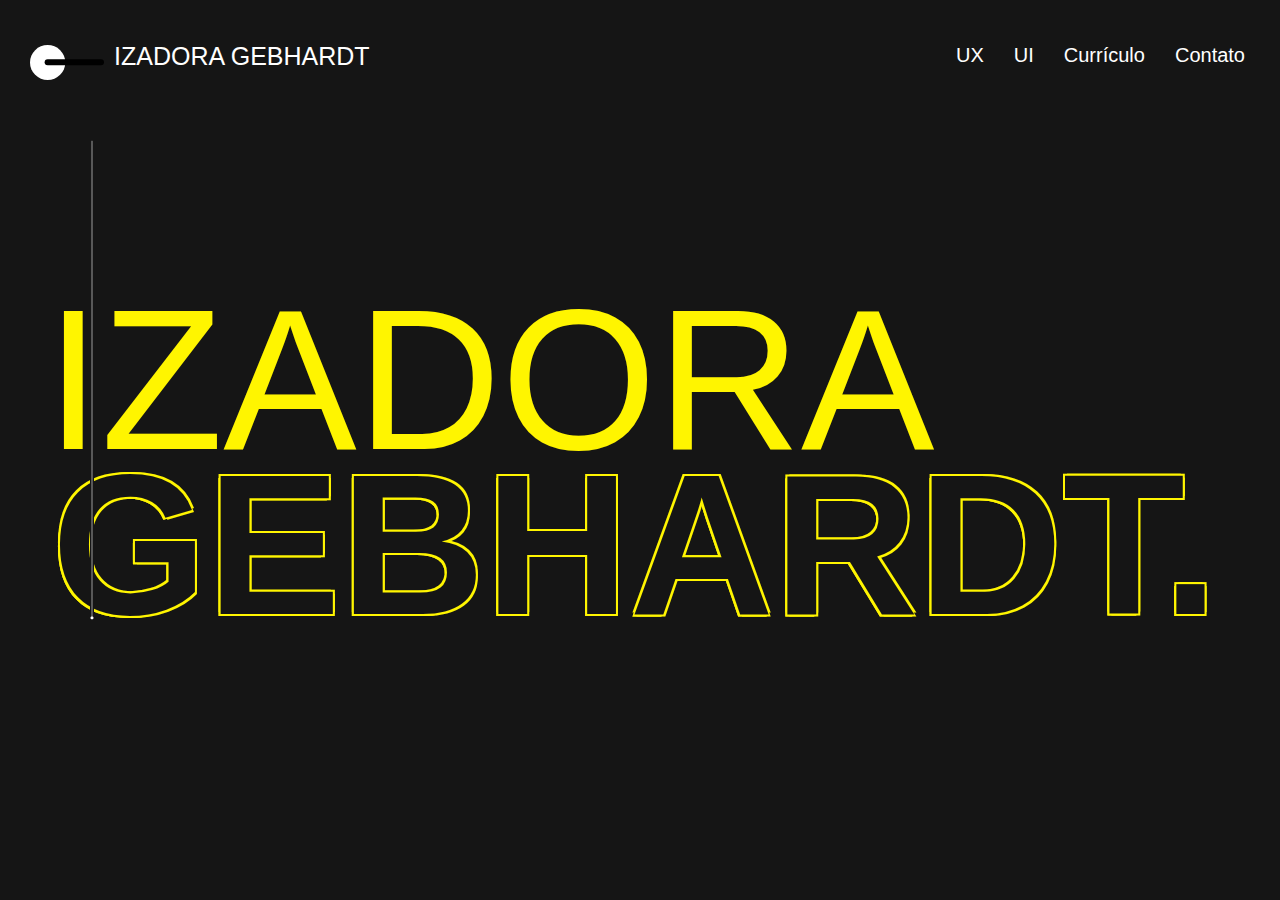
<file: index.html>
<!DOCTYPE html>
<html lang="pt-br">
<head>
  <meta charset="UTF-8">
  <meta name="viewport" content="width=device-width, initial-scale=1.0">
  <link rel="stylesheet" href="style.css">
  <link rel="stylesheet" href="/Home/style.css">
  <link rel="stylesheet" href="/UI/ui.css">
  <link rel="stylesheet" href="/UI/Granja/granja.css">
  <link rel="stylesheet" href="/UI/contabilidade/contabilidade.css">
  <link rel="shortcut icon" href="/Home/tags/favicon.svg" type="image/x-icon">
  <script src="app.js" defer ></script>
  <title>IZADORA GEBHARDT</title>
</head>

<body>
  <header id="home">
    <div id="home-tag">
      <img src="/Home/tags/tag.svg">
      <p>IZADORA GEBHARDT</p>
    </div>

  
    <nav id="itens">
      <ul id="home-links">
        <li><a href="/UX/ux.html">UX</a></li>
        <li><a href="/UI/ui.html">UI</a></li>
        <li><a href="/Curriculo/curriculo.html">Currículo</a></li>
        <li><a href="/Contato/contato.html">Contato</a></li>
      </ul>
    </nav>

    <div class="btn-abrir-menu" id="btn-menu">
      <svg xmlns="http://www.w3.org/2000/svg" fill="currentColor" class="bi bi-list" viewBox="0 0 16 16">
        <path fill-rule="evenodd" d="M2.5 12a.5.5 0 0 1 .5-.5h10a.5.5 0 0 1 0 1H3a.5.5 0 0 1-.5-.5zm0-4a.5.5 0 0 1 .5-.5h10a.5.5 0 0 1 0 1H3a.5.5 0 0 1-.5-.5zm0-4a.5.5 0 0 1 .5-.5h10a.5.5 0 0 1 0 1H3a.5.5 0 0 1-.5-.5z"/>
      </svg>
    </div>

  <div class="menu-mobile" id="menu-mobile">
    <div class="btn-fechar">
      <svg xmlns="http://www.w3.org/2000/svg" fill="currentColor" class="bi bi-x-lg" viewBox="0 0 16 16">
        <path d="M2.146 2.854a.5.5 0 1 1 .708-.708L8 7.293l5.146-5.147a.5.5 0 0 1 .708.708L8.707 8l5.147 5.146a.5.5 0 0 1-.708.708L8 8.707l-5.146 5.147a.5.5 0 0 1-.708-.708L7.293 8 2.146 2.854Z"/>
      </svg>
    </div>

    <nav>
      <ul>
        <li><a href="/UX/ux.html">UX</a></li>
        <li><a href="/UI/ui.html">UI</a></li>
        <li><a href="/Curriculo/curriculo.html">Currículo</a></li>
        <li><a href="/Contato/contato.html">Contato</a></li>
      </ul>
    </nav>
  </div>

  <div class="overlay-menu" id="overlay-menu"></div>

  </header>

  <section id="home-iza">
    <div>
      <img src="/Home/tags/linha.svg">
    </div>

    <div id="home-iza-t">
      <h1 id="iz">IZADORA</h1>
      <h1 id="ge">GEBHARDT.</h1>
    </div>
  </section>
  
</body>
</html>
</file>
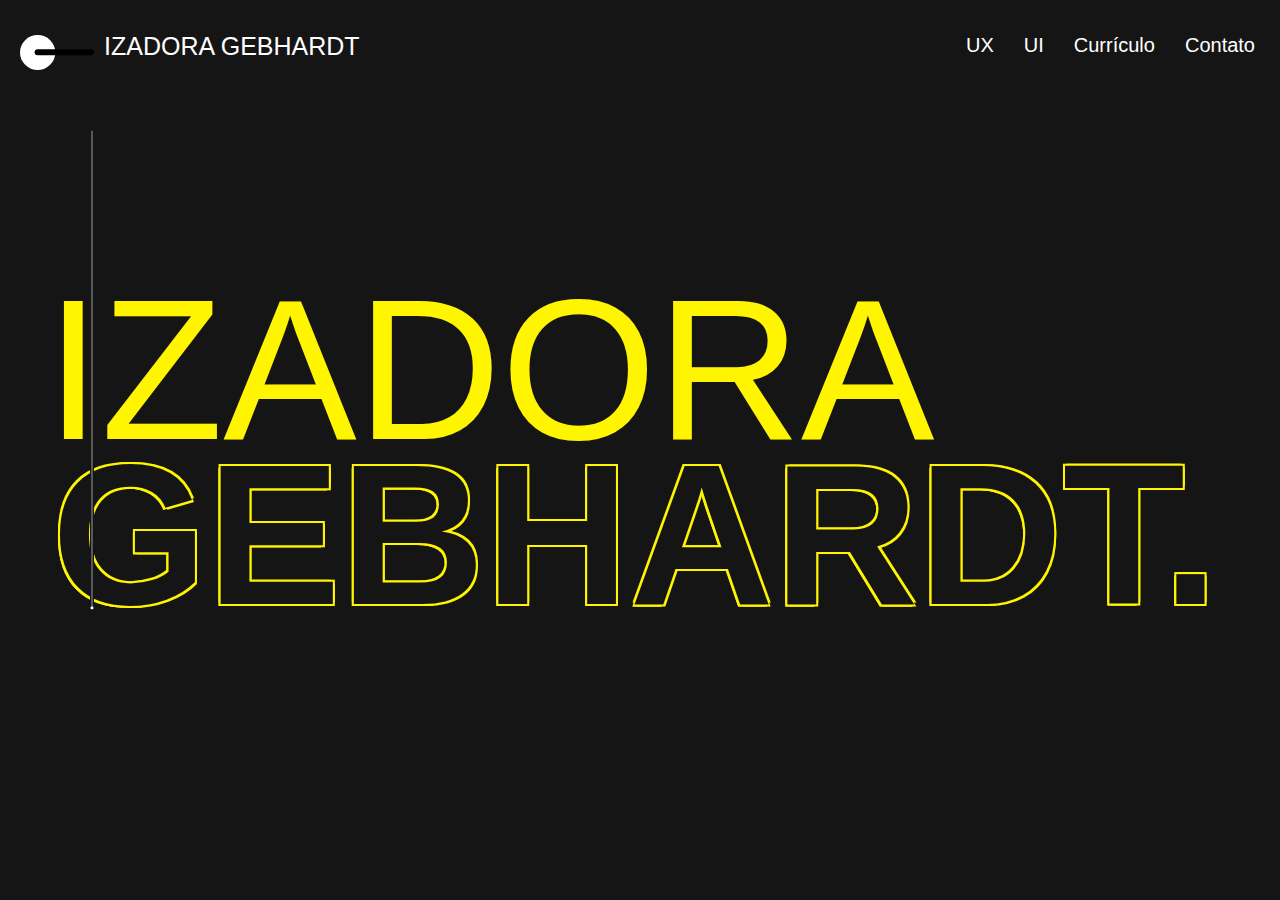
<file: Home/index.html>
<!DOCTYPE html>
<html lang="pt-br">
<head>
  <meta charset="UTF-8">
  <meta name="viewport" content="width=device-width, initial-scale=1.0">
  <link rel="stylesheet" href="style.css">
  <link rel="shortcut icon" href="/Home/tags/favicon.svg" type="image/x-icon">
  <script src="app.js" defer ></script>
  <title>IZADORA GEBHARDT</title>
</head>

<body>
  <header id="home">
    <div id="home-tag">
      <img src="/Home/tags/tag.svg">
      <p>IZADORA GEBHARDT</p>
    </div>

  
    <nav id="itens">
      <ul id="home-links">
        <li><a href="/UX/ux.html">UX</a></li>
        <li><a href="/UI/ui.html">UI</a></li>
        <li><a href="/Curriculo/curriculo.html">Currículo</a></li>
        <li><a href="/Contato/contato.html">Contato</a></li>
      </ul>
    </nav>

    <div class="btn-abrir-menu" id="btn-menu">
      <svg xmlns="http://www.w3.org/2000/svg" fill="currentColor" class="bi bi-list" viewBox="0 0 16 16">
        <path fill-rule="evenodd" d="M2.5 12a.5.5 0 0 1 .5-.5h10a.5.5 0 0 1 0 1H3a.5.5 0 0 1-.5-.5zm0-4a.5.5 0 0 1 .5-.5h10a.5.5 0 0 1 0 1H3a.5.5 0 0 1-.5-.5zm0-4a.5.5 0 0 1 .5-.5h10a.5.5 0 0 1 0 1H3a.5.5 0 0 1-.5-.5z"/>
      </svg>
    </div>

  <div class="menu-mobile" id="menu-mobile">
    <div class="btn-fechar">
      <svg xmlns="http://www.w3.org/2000/svg" fill="currentColor" class="bi bi-x-lg" viewBox="0 0 16 16">
        <path d="M2.146 2.854a.5.5 0 1 1 .708-.708L8 7.293l5.146-5.147a.5.5 0 0 1 .708.708L8.707 8l5.147 5.146a.5.5 0 0 1-.708.708L8 8.707l-5.146 5.147a.5.5 0 0 1-.708-.708L7.293 8 2.146 2.854Z"/>
      </svg>
    </div>

    <nav>
      <ul>
        <li><a href="/UX/ux.html">UX</a></li>
        <li><a href="/UI/ui.html">UI</a></li>
        <li><a href="/Curriculo/curriculo.html">Currículo</a></li>
        <li><a href="/Contato/contato.html">Contato</a></li>
      </ul>
    </nav>
  </div>

  <div class="overlay-menu" id="overlay-menu"></div>

  </header>

  <section id="home-iza">
    <div>
      <img src="/Home/tags/linha.svg">
    </div>

    <div id="home-iza-t">
      <h1 id="iz">IZADORA</h1>
      <h1 id="ge">GEBHARDT.</h1>
    </div>
  </section>
  
</body>
</html>
</file>
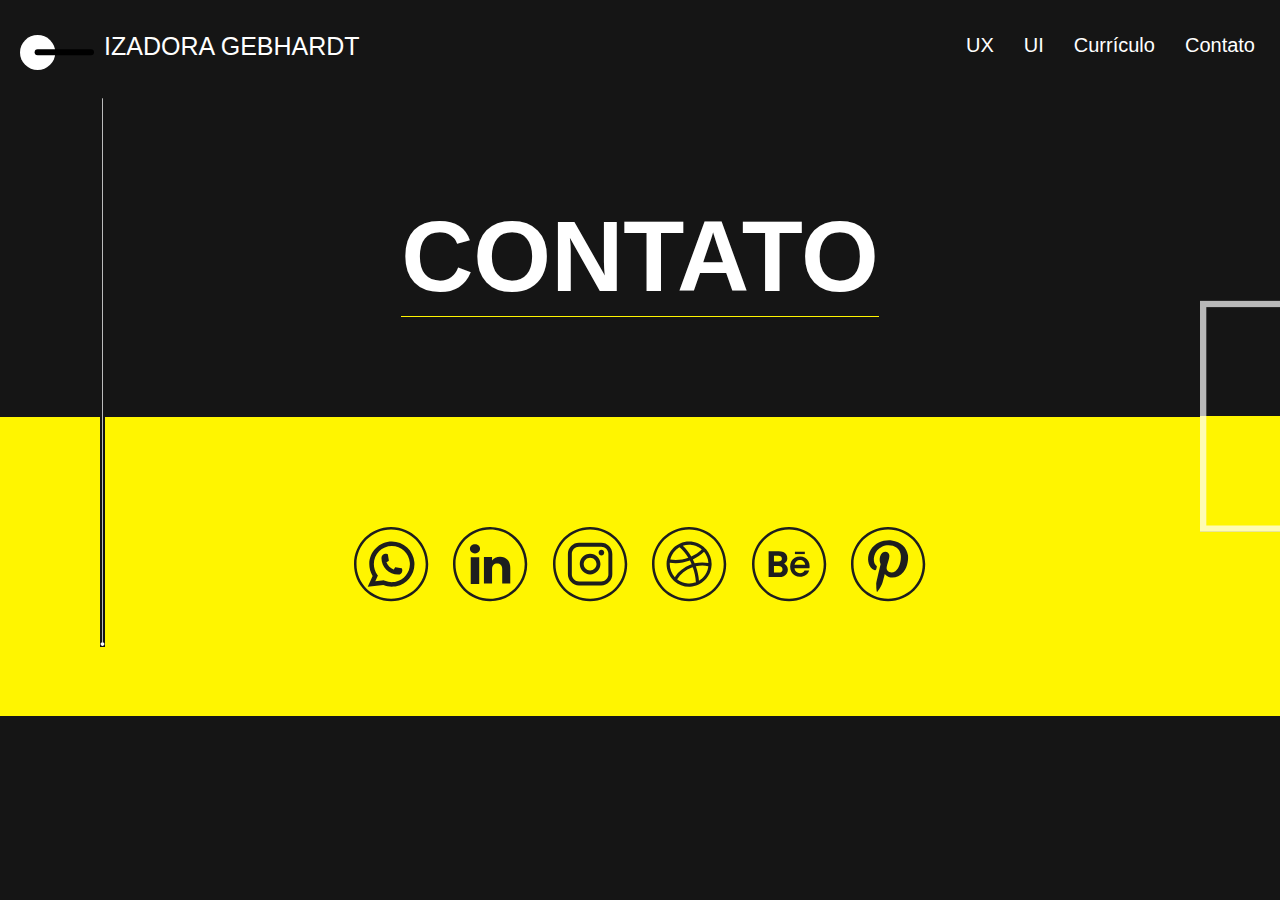
<file: Contato/contato.html>
<!DOCTYPE html>
<html lang="pt-br">
<head>
  <meta charset="UTF-8">
  <meta name="viewport" content="width=device-width, initial-scale=1.0">
  <link rel="stylesheet" href="/Home/style.css">
  <link rel="stylesheet" href= "/Contato/contato.css">
  <link rel="shortcut icon" href="/Home/tags/favicon.svg" type="image/x-icon">
  <script src="/Home/app.js" defer ></script>
  <title>Contato</title>
</head>

<body>
  <header id="home">
    <div id="home-tag">
      <a href="/Home/index.html"><img src="/Home/tags/tag.svg"></a> 
     <a href="/Home/index.html"><p>IZADORA GEBHARDT</a></p> 
    </div>

    <div>
      <ul id="home-links">
        <li><a href="/UX/ux.html">UX</a></li>
        <li><a href="/UI/ui.html">UI</a></li>
        <li><a href="/Curriculo/curriculo.html">Currículo</a></li>
        <li><a href="/Contato/contato.html">Contato</a></li>
      </ul>
    </div>

    <div class="btn-abrir-menu" id="btn-menu">
      <svg xmlns="http://www.w3.org/2000/svg" fill="currentColor" class="bi bi-list" viewBox="0 0 16 16">
        <path fill-rule="evenodd" d="M2.5 12a.5.5 0 0 1 .5-.5h10a.5.5 0 0 1 0 1H3a.5.5 0 0 1-.5-.5zm0-4a.5.5 0 0 1 .5-.5h10a.5.5 0 0 1 0 1H3a.5.5 0 0 1-.5-.5zm0-4a.5.5 0 0 1 .5-.5h10a.5.5 0 0 1 0 1H3a.5.5 0 0 1-.5-.5z"/>
      </svg>
    </div>

  <div class="menu-mobile" id="menu-mobile">
    <div class="btn-fechar">
      <svg xmlns="http://www.w3.org/2000/svg" fill="currentColor" class="bi bi-x-lg" viewBox="0 0 16 16">
        <path d="M2.146 2.854a.5.5 0 1 1 .708-.708L8 7.293l5.146-5.147a.5.5 0 0 1 .708.708L8.707 8l5.147 5.146a.5.5 0 0 1-.708.708L8 8.707l-5.146 5.147a.5.5 0 0 1-.708-.708L7.293 8 2.146 2.854Z"/>
      </svg>
    </div>

    <nav>
      <ul>
        <li><a href="/UX/ux.html">UX</a></li>
        <li><a href="/UI/ui.html">UI</a></li>
        <li><a href="/Curriculo/curriculo.html">Currículo</a></li>
        <li><a href="/Contato/contato.html">Contato</a></li>
      </ul>
    </nav>
  </div>

  <div class="overlay-menu" id="overlay-menu"></div>

  </header>

  <section id="home-iza">
      <h1>CONTATO</h1>

  </section>

  <div id="linha">
    <img src="/Home/tags/linha.svg">
  </div>

  <div>
    <img src="/Contato/Rectangle 5.png" width="100px" id="retangulo" >
  </div>

  <footer class="rodape">

    <div class="rodape-wh">
          
      <a href="https://api.whatsapp.com/send?phone=5562991622244" target="_blank"><img src="/Curriculo/icons/what.svg"></a>

      <a href="https://www.linkedin.com/in/izadoragebhardt/" target="_blank"><img src="/Curriculo/icons/link.svg" ></a>

      <a href="https://www.instagram.com/izadoragebhardt/" target="_blank"><img src="/Curriculo/icons/insta.svg" ></a>

      <a href="https://dribbble.com/izadoragebhardt" target="_blank"><img src="/Curriculo/icons/drib.svg"></a>

      <a href="https://www.behance.net/izadoragebhardt" target="_blank"><img src="/Curriculo/icons/beha.svg"></a>

      <a href="https://br.pinterest.com/izadoragebhardt/" target="_blank"><img src="/Curriculo/icons/pinteres.svg"></a>
  
    
  </div>

 </footer>
  
   </footer>
  
</body>
</html>
</file>
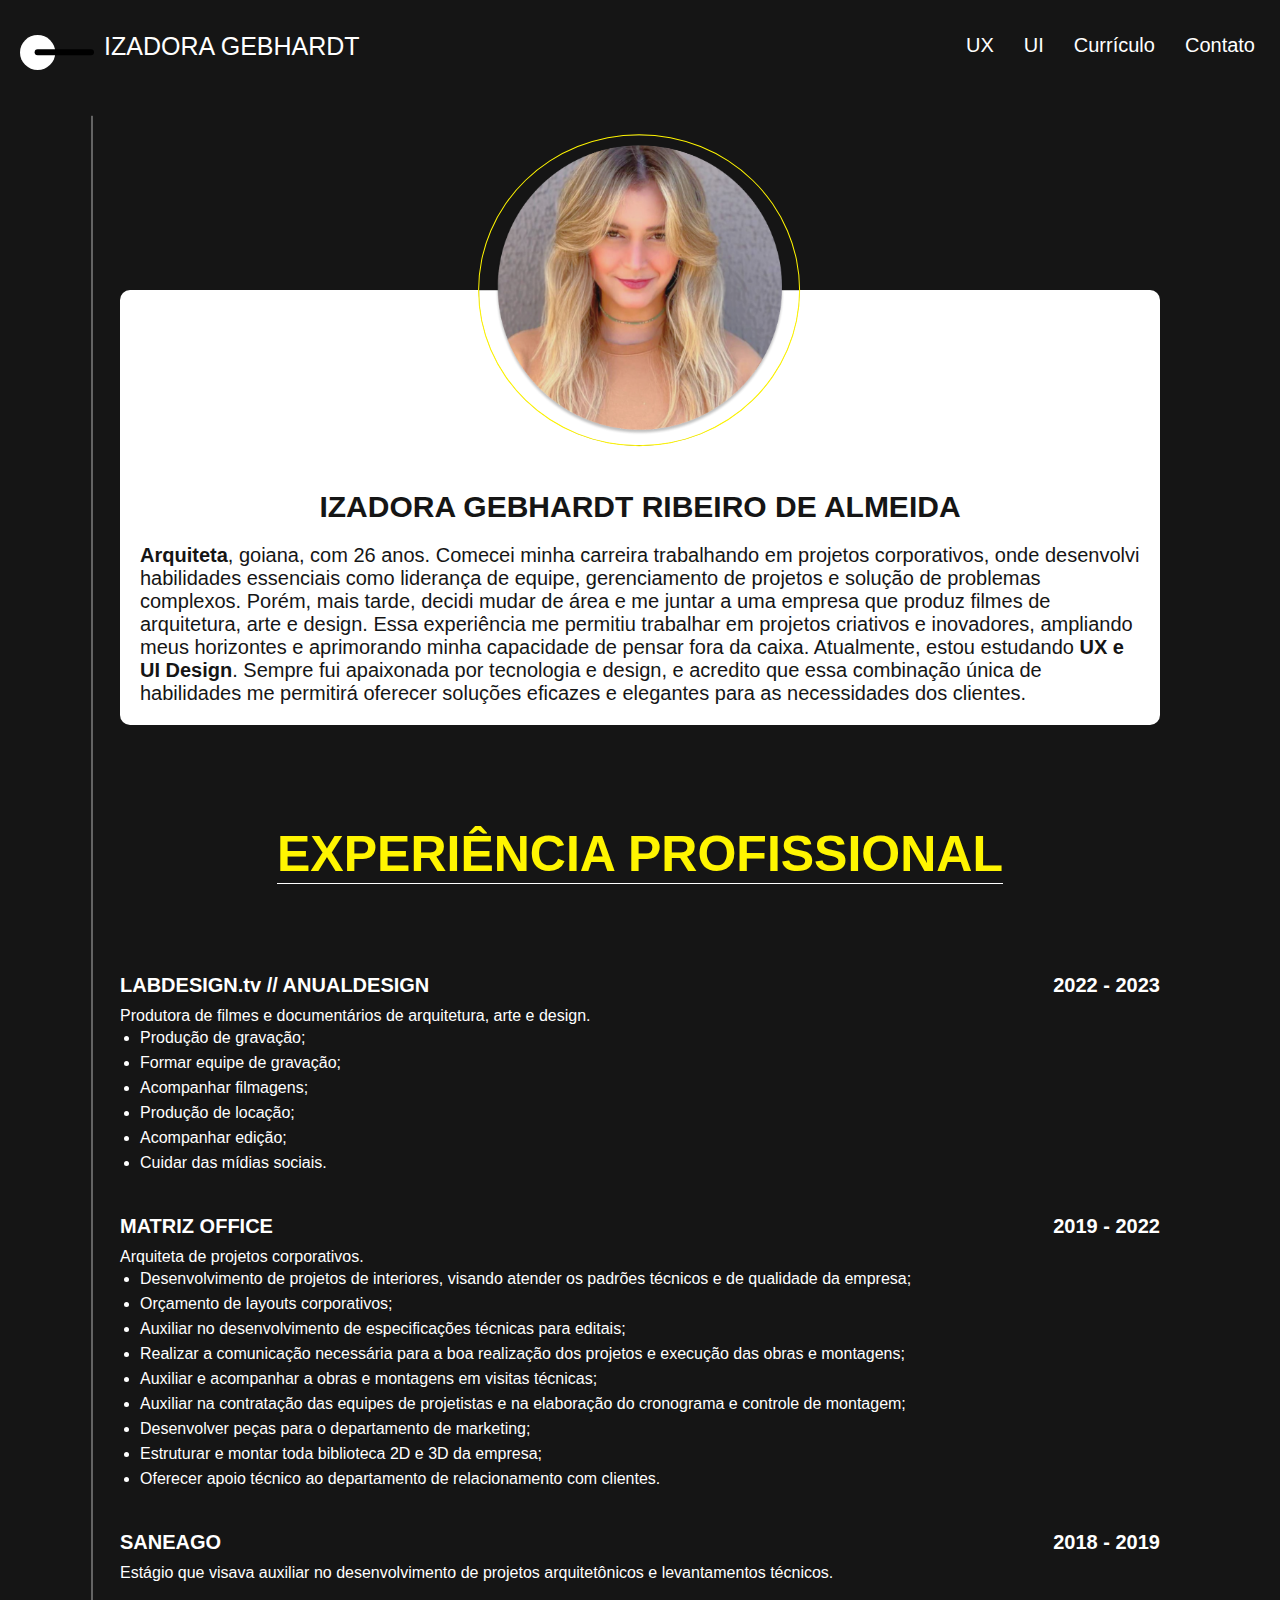
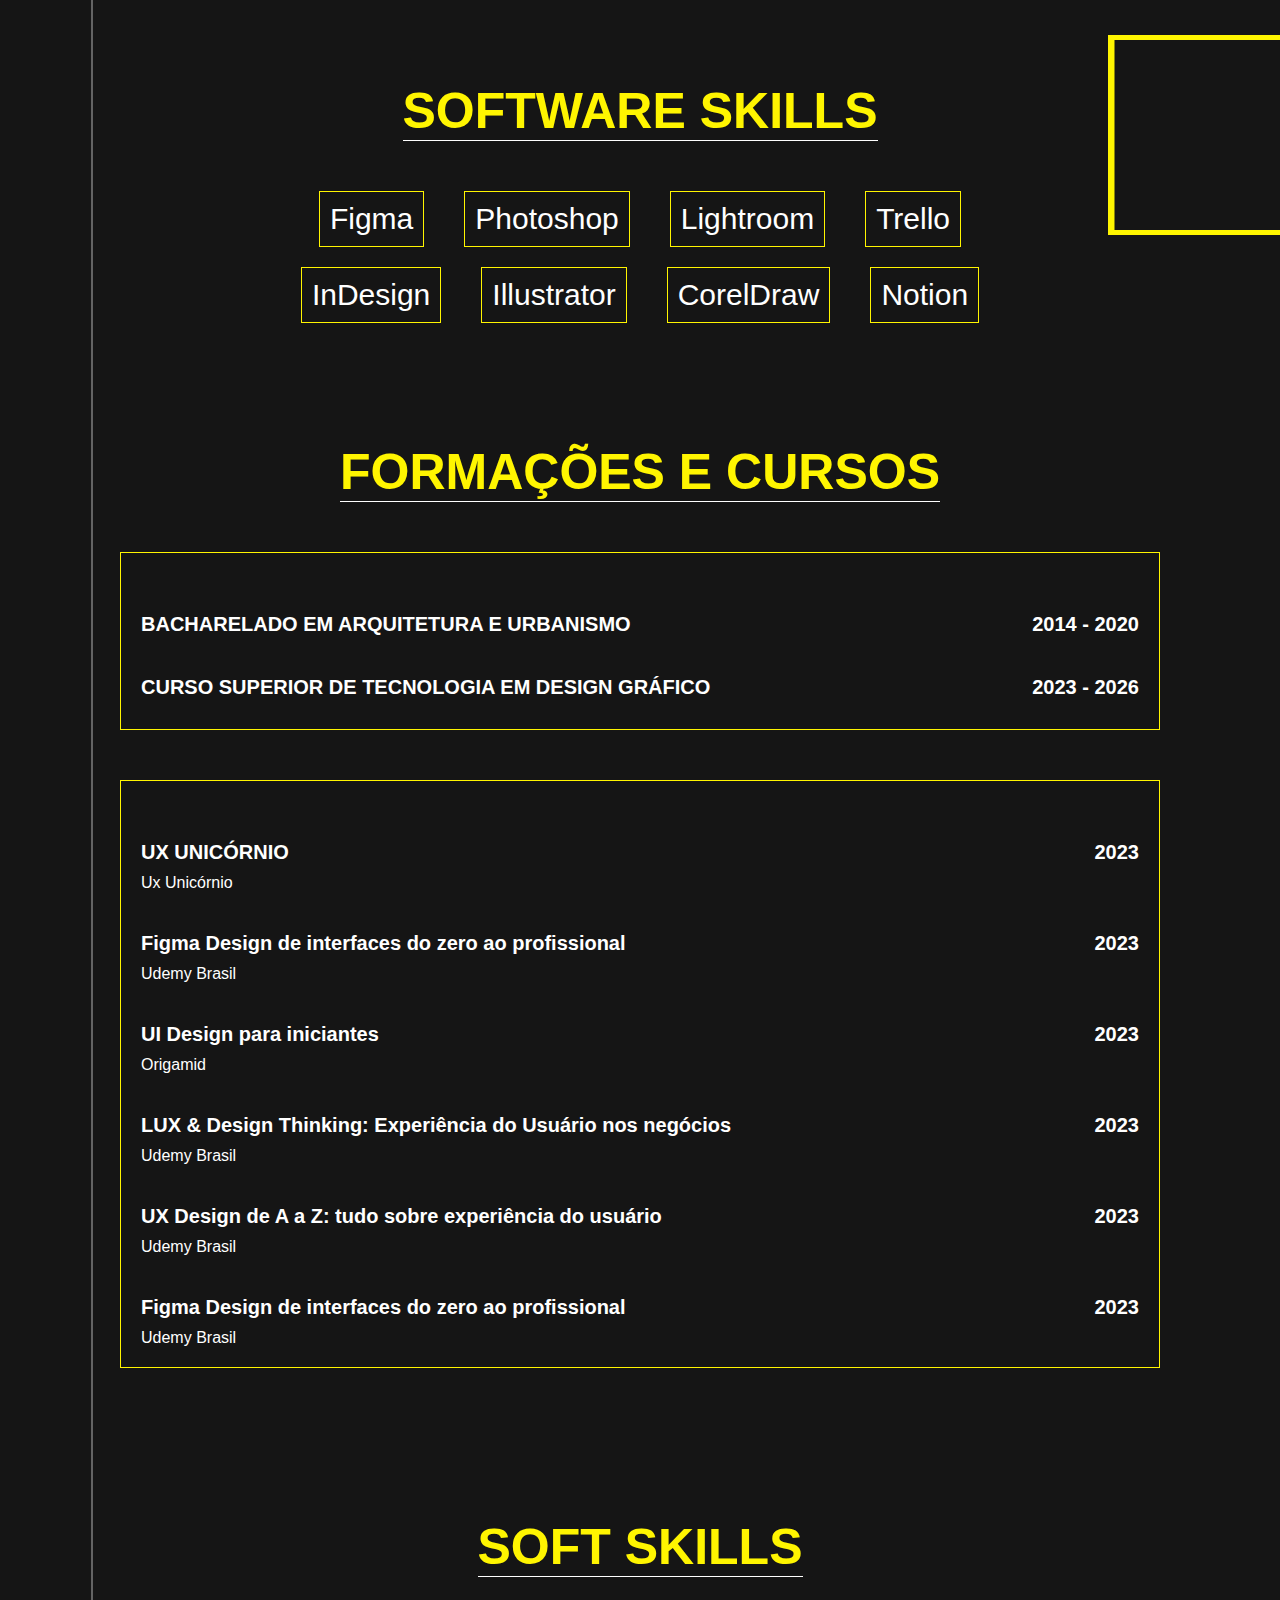
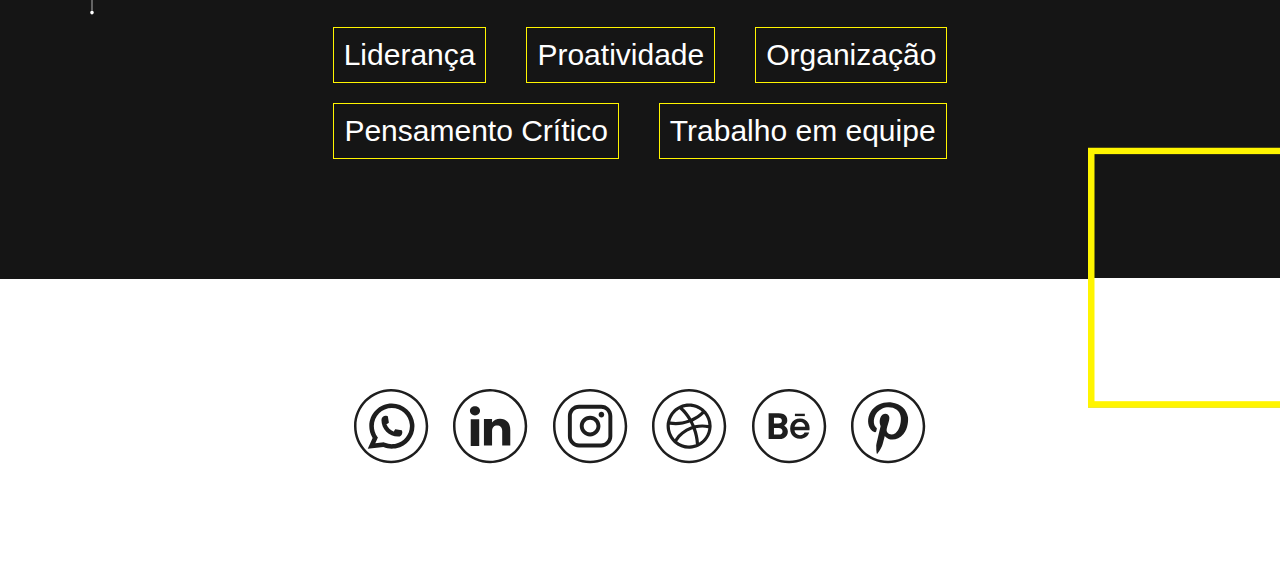
<file: Curriculo/curriculo.html>
<head>
  <meta charset="UTF-8">
  <meta name="viewport" content="width=device-width, initial-scale=1.0">
  <link rel="stylesheet" href="/Home/style.css">
  <link rel="stylesheet" href="/Curriculo/curriculo.css">
  <link rel="shortcut icon" href="/Home/tags/favicon.svg" type="image/x-icon">
  <script src="/Home/app.js" defer ></script>
  <title>Currículo</title>
</head>

<body>
  <header id="home">
    <div id="home-tag">
      <a href="/Home/index.html"><img src="/Home/tags/tag.svg"></a> 
     <a href="/Home/index.html"><p>IZADORA GEBHARDT</a></p> 
    </div>

    <div>
      <ul id="home-links">
        <li><a href="/UX/ux.html">UX</a></li>
        <li><a href="/UI/ui.html">UI</a></li>
        <li><a href="/Curriculo/curriculo.html">Currículo</a></li>
        <li><a href="/Contato/contato.html">Contato</a></li>
      </ul>
    </div>

    <div class="btn-abrir-menu" id="btn-menu">
      <svg xmlns="http://www.w3.org/2000/svg" fill="currentColor" class="bi bi-list" viewBox="0 0 16 16">
        <path fill-rule="evenodd" d="M2.5 12a.5.5 0 0 1 .5-.5h10a.5.5 0 0 1 0 1H3a.5.5 0 0 1-.5-.5zm0-4a.5.5 0 0 1 .5-.5h10a.5.5 0 0 1 0 1H3a.5.5 0 0 1-.5-.5zm0-4a.5.5 0 0 1 .5-.5h10a.5.5 0 0 1 0 1H3a.5.5 0 0 1-.5-.5z"/>
      </svg>
    </div>

  <div class="menu-mobile" id="menu-mobile">
    <div class="btn-fechar">
      <svg xmlns="http://www.w3.org/2000/svg" fill="currentColor" class="bi bi-x-lg" viewBox="0 0 16 16">
        <path d="M2.146 2.854a.5.5 0 1 1 .708-.708L8 7.293l5.146-5.147a.5.5 0 0 1 .708.708L8.707 8l5.147 5.146a.5.5 0 0 1-.708.708L8 8.707l-5.146 5.147a.5.5 0 0 1-.708-.708L7.293 8 2.146 2.854Z"/>
      </svg>
    </div>

    <nav>
      <ul>
        <li><a href="/UX/ux.html">UX</a></li>
        <li><a href="/UI/ui.html">UI</a></li>
        <li><a href="/Curriculo/curriculo.html">Currículo</a></li>
        <li><a href="/Contato/contato.html">Contato</a></li>
      </ul>
    </nav>
  </div>

  <div class="overlay-menu" id="overlay-menu"></div>

  </header>

  

  <section id="curriculo-bio">
  
      <div class="curriculo-des">

        <img src="/Curriculo/C-fotos/foto-perfil-removebg-preview.png" id="foto-iza">

        <h2>IZADORA GEBHARDT RIBEIRO DE ALMEIDA</h2>
        <p><strong>Arquiteta</strong>, goiana, com 26 anos. Comecei minha carreira trabalhando em projetos corporativos, onde desenvolvi habilidades essenciais como liderança de equipe, gerenciamento de projetos e solução de problemas complexos.
          Porém, mais tarde, decidi mudar de área e me juntar a uma empresa que produz filmes de arquitetura, arte e design. Essa experiência me permitiu trabalhar em projetos criativos e inovadores, ampliando meus horizontes e aprimorando minha capacidade de pensar fora da caixa.
          Atualmente, estou estudando <strong>UX e UI Design</strong>. Sempre fui apaixonada por tecnologia e design, e acredito que essa combinação única de habilidades me permitirá oferecer soluções eficazes e elegantes para as necessidades dos clientes.</p>
       </div>
      

      <div class="titulo">
        <h1>EXPERIÊNCIA PROFISSIONAL</h1>
      </div>

      <div class="experiencia">
       <div>
        <h3>LABDESIGN.tv // ANUALDESIGN</h3>
       </div>

       <div>
        <h3>2022 - 2023</h3>
       </div>
      </div>
      <div class="div">
          <p class="p">Produtora de filmes e documentários de arquitetura, arte e design.</p>
          <div class="lista-exp">
          <ul>
           <li>Produção de gravação;</li>
           <li>Formar equipe de gravação;</li>
           <li>Acompanhar filmagens;</li>
           <li>Produção de locação;</li>
           <li>Acompanhar edição;</li>
           <li>Cuidar das mídias sociais.</li>
          </ul>
        </div>
         </div>

         <div class="experiencia">
          <div>
           <h3>MATRIZ OFFICE</h3>
          </div>
   
          <div>
           <h3>2019 - 2022</h3>
          </div>
         </div>
         <div class="div">
             <p class="p">Arquiteta de projetos corporativos.</p>
             <div class="lista-exp">
             <ul>
              <li>Desenvolvimento de projetos de interiores, visando atender os padrões técnicos e de qualidade da empresa;</li>
              <li>Orçamento de layouts corporativos;</li>
              <li>Auxiliar no desenvolvimento de especificações técnicas para editais;</li>
              <li>Realizar a comunicação necessária para a boa realização dos projetos e execução das obras e montagens;</li>
              <li>Auxiliar e acompanhar a obras e montagens em visitas técnicas;</li>
              <li>Auxiliar na contratação das equipes de projetistas e na elaboração do cronograma e controle de montagem;</li>
              <li>Desenvolver peças para o departamento de marketing;</li>
              <li>Estruturar e montar toda biblioteca 2D e 3D da empresa;</li>
              <li>Oferecer apoio técnico ao departamento de relacionamento com clientes.</li>
             </ul>
            </div>
            </div>

            <div class="experiencia">
              <div>
               <h3>SANEAGO</h3>
              </div>
       
              <div>
               <h3>2018 - 2019</h3>
              </div>
             </div>
             <div class="div">
                 <p class="p">Estágio que visava auxiliar no desenvolvimento de projetos arquitetônicos e levantamentos técnicos.</p>
             </div>

             <img src="/Curriculo/C-fotos/Rectangle 22 (1).png" width="200" height="200" id="met-quadrado">

             <div class="titulo">
              <h1>SOFTWARE SKILLS</h1>
            </div>

          <div class="soft-principal">
            <div>
              <ul class="soft-slills">
                <li>Figma</li>
                <li>Photoshop</li>
                <li>Lightroom</li>
                <li>Trello</li>
              </ul>
            </div>

            <div>
              <ul class="soft-slills">
                <li>InDesign</li>
                <li>Illustrator</li>
                <li>CorelDraw</li>
                <li>Notion</li>
              </ul>
            </div>
          </div>

          <div class="titulo">
            <h1>FORMAÇÕES E CURSOS</h1>
          </div>

          <div class="formacao">
          <div class="experiencia">
            
            <div>
             <h3>BACHARELADO EM ARQUITETURA E URBANISMO</h3>
            </div>
     
            <div>
             <h3>2014 - 2020</h3>
            </div>
           </div>

           <div class="experiencia">
            <div>
             <h3>CURSO SUPERIOR DE TECNOLOGIA EM DESIGN GRÁFICO</h3>
            </div>
     
            <div>
             <h3>2023 - 2026</h3>
            </div>
           </div>
          </div>

          <div class="formacao">
            <div class="experiencia">
              <div>
               <h3>UX UNICÓRNIO</h3>
              </div>
       
              <div>
               <h3>2023</h3>
              </div>
             </div>
             <div>
                 <p>Ux Unicórnio</p>
             </div>

             <div class="experiencia">
              <div>
               <h3>Figma Design de interfaces do zero ao profissional</h3>
              </div>
       
              <div>
               <h3>2023</h3>
              </div>
             </div>
             <div>
                 <p>Udemy Brasil</p>
             </div>

             <div class="experiencia">
              <div>
               <h3>UI Design para iniciantes</h3>
              </div>
       
              <div>
               <h3>2023</h3>
              </div>
             </div>
             <div>
                 <p>Origamid</p>
             </div>

             <div class="experiencia">
              <div>
               <h3>LUX & Design Thinking: Experiência do Usuário nos negócios</h3>
              </div>
       
              <div>
               <h3>2023</h3>
              </div>
             </div>
             <div>
                 <p>Udemy Brasil</p>
             </div>

             <div class="experiencia">
              <div>
               <h3>UX Design de A a Z: tudo sobre experiência do usuário</h3>
              </div>
       
              <div>
               <h3>2023</h3>
              </div>
             </div>
             <div>
                 <p>Udemy Brasil</p>
             </div>

             <div class="experiencia">
              <div>
               <h3>Figma Design de interfaces do zero ao profissional</h3>
              </div>
       
              <div>
               <h3>2023</h3>
              </div>
             </div>
             <div>
                 <p>Udemy Brasil</p>
             </div>
      </div>

      <div class="titulo">
        <h1>SOFT SKILLS</h1>
      </div>

      <div class="soft-principal">
        <div>
          <ul class="soft-slills">
            <li>Liderança</li>
            <li>Proatividade</li>
            <li>Organização</li>
          </ul>
        </div>

        <div>
          <ul class="soft-slills">
            <li>Pensamento Crítico</li>
            <li>Trabalho em equipe</li>
          </ul>
        </div>
      </div>
  
</section>

<div id="linha">
  <img src="/Curriculo/C-fotos//linha.svg"> 
</div>

<img src="/Curriculo/C-fotos/Rectangle 22 (1).png" id="retangulo" width="200">

   
<footer class="rodape">

  <div class="rodape-wh">
          
      <a href="https://api.whatsapp.com/send?phone=5562991622244" target="_blank"><img src="/Curriculo/icons/what.svg"></a>

      <a href="https://www.linkedin.com/in/izadoragebhardt/" target="_blank"><img src="/Curriculo/icons/link.svg" ></a>

      <a href="https://www.instagram.com/izadoragebhardt/" target="_blank"><img src="/Curriculo/icons/insta.svg" ></a>

      <a href="https://dribbble.com/izadoragebhardt" target="_blank"><img src="/Curriculo/icons/drib.svg"></a>

      <a href="https://www.behance.net/izadoragebhardt" target="_blank"><img src="/Curriculo/icons/beha.svg"></a>

      <a href="https://br.pinterest.com/izadoragebhardt/" target="_blank"><img src="/Curriculo/icons/pinteres.svg"></a>
  
    
  </div>

 </footer>
</body>
</html>
</file>
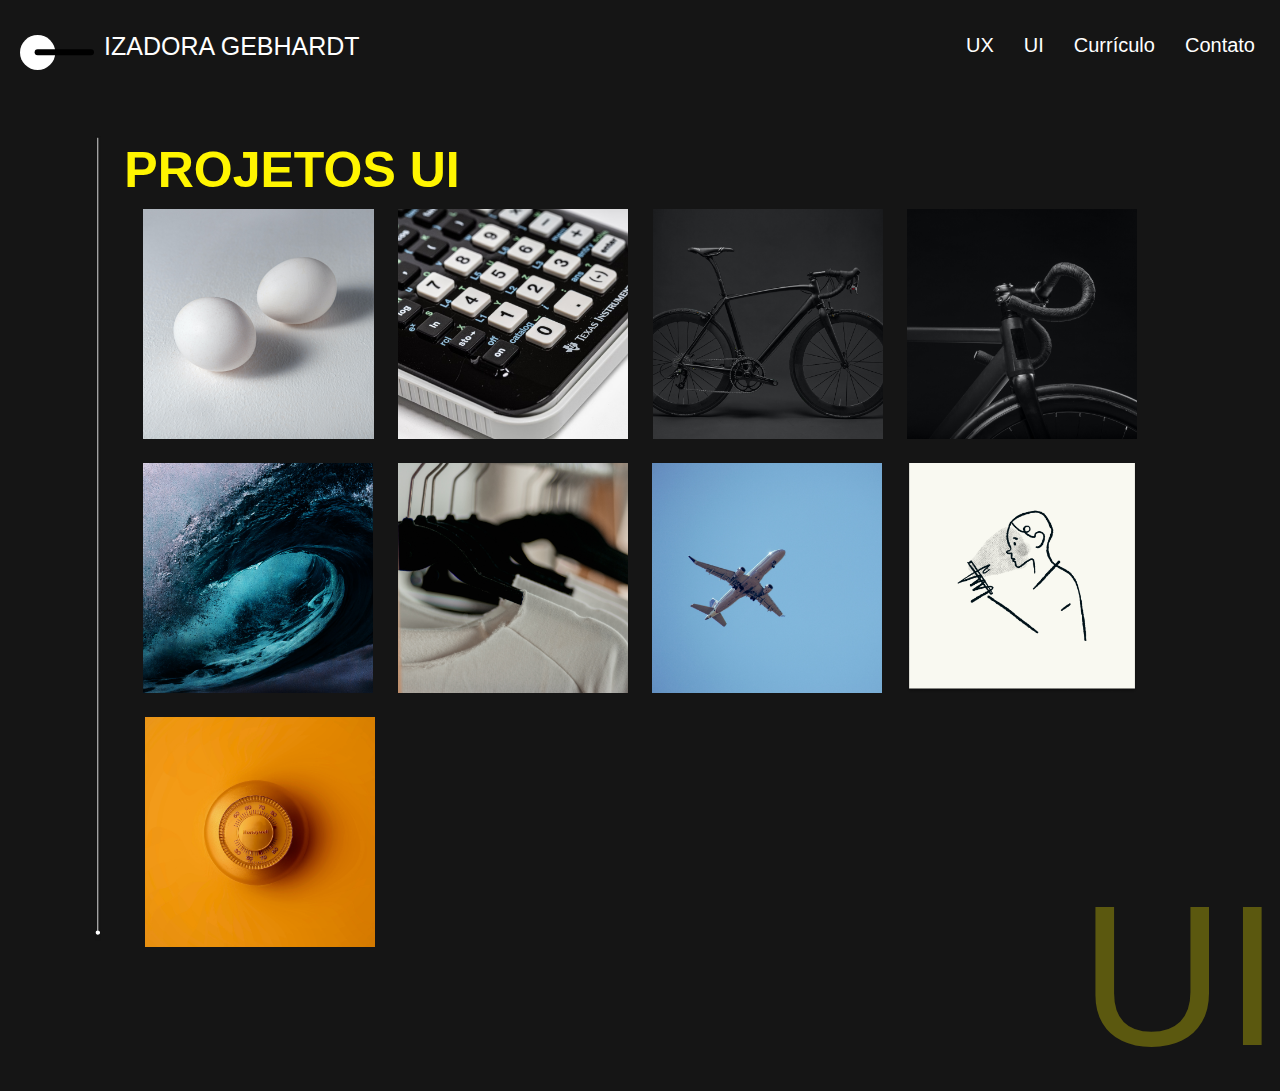
<file: UI/ui.html>
<!DOCTYPE html>
<html lang="pt-br">
<head>
  <meta charset="UTF-8">
  <meta name="viewport" content="width=device-width, initial-scale=1.0">
  <link rel="stylesheet" href="/UI/ui.css">
  <link rel="stylesheet" href="/Home/style.css">
  <link rel="shortcut icon" href="/Home/tags/favicon.svg" type="image/x-icon">
  <script src="/Home/app.js" defer ></script>

  <title>UI</title>
</head>

<body>
  <header id="home">
    <div id="home-tag">
      <a href="/Home/index.html"><img src="/Home/tags/tag.svg"></a> 
     <a href="/Home/index.html"><p>IZADORA GEBHARDT</a></p> 
    </div>

    <div>
      <ul id="home-links">
        <li><a href="/UX/ux.html">UX</a></li>
        <li><a href="/UI/ui.html">UI</a></li>
        <li><a href="/Curriculo/curriculo.html">Currículo</a></li>
        <li><a href="/Contato/contato.html">Contato</a></li>
      </ul>
    </div>

    <div class="btn-abrir-menu" id="btn-menu">
      <svg xmlns="http://www.w3.org/2000/svg" fill="currentColor" class="bi bi-list" viewBox="0 0 16 16">
        <path fill-rule="evenodd" d="M2.5 12a.5.5 0 0 1 .5-.5h10a.5.5 0 0 1 0 1H3a.5.5 0 0 1-.5-.5zm0-4a.5.5 0 0 1 .5-.5h10a.5.5 0 0 1 0 1H3a.5.5 0 0 1-.5-.5zm0-4a.5.5 0 0 1 .5-.5h10a.5.5 0 0 1 0 1H3a.5.5 0 0 1-.5-.5z"/>
      </svg>
    </div>

  <div class="menu-mobile" id="menu-mobile">
    <div class="btn-fechar">
      <svg xmlns="http://www.w3.org/2000/svg" fill="currentColor" class="bi bi-x-lg" viewBox="0 0 16 16">
        <path d="M2.146 2.854a.5.5 0 1 1 .708-.708L8 7.293l5.146-5.147a.5.5 0 0 1 .708.708L8.707 8l5.147 5.146a.5.5 0 0 1-.708.708L8 8.707l-5.146 5.147a.5.5 0 0 1-.708-.708L7.293 8 2.146 2.854Z"/>
      </svg>
    </div>

    <nav>
      <ul>
        <li><a href="/UX/ux.html">UX</a></li>
        <li><a href="/UI/ui.html">UI</a></li>
        <li><a href="/Curriculo/curriculo.html">Currículo</a></li>
        <li><a href="/Contato/contato.html">Contato</a></li>
      </ul>
    </nav>
  </div>

  <div class="overlay-menu" id="overlay-menu"></div>

  </header>
  
    <div class="linha">
      <img src="/UI/linha.svg">
    </div>

   
    
    
  <div class="menu">
    <h1>PROJETOS UI</h1>
    <div class="menu-pri">

        <a href="/UI/Granja/granja.html"><img src="/UI/png/ovo.png" class="ovo" onmouseover="this.src='/UI/png2/ovo2.png'" onmouseout="this.src='/UI/png/ovo.png'"></a>

        <a href="/UI/contabilidade/contabilidade.html"><img src="/UI/png/calculadora.png" class="ovo" onmouseover="this.src='/UI/png2/calculadora2.png'" onmouseout="this.src='/UI/png/calculadora.png'"></a>

        <a href="/UI/site-bicicleta/bicicleta.html"><img src="/UI/png/bicicleta.png" class="ovo" onmouseover="this.src='/UI/png2/bicicleta2.png'" onmouseout="this.src='/UI/png/bicicleta.png'"></a>

        <a href="/UI/seguro-bicicleta/segbicicleta.html"><img src="/UI/png/met-bicicleta.png" class="ovo" onmouseover="this.src='/UI/png2/met-bicicleta2.png'" onmouseout="this.src='/UI/png/met-bicicleta.png'"></a>
    </div>
    
    <div class="menu-seg">
      <a href="/UI/escola-surf/surf.html"><img src="/UI/png/onda.png" class="ovo" onmouseover="this.src='/UI/png2/onda2.png'" onmouseout="this.src='/UI/png/onda.png'"></a>

      <a href="/UI/loja de roupa/ldroupa.html"><img src="/UI/png/roupa.png" class="ovo" onmouseover="this.src='/UI/png2/roupa2.png'" onmouseout="this.src='/UI/png/roupa.png'"></a>

      <a href="/UI/site de viagens/viagens.html"><img src="/UI/png/aviao.png"  class="ovo" onmouseover="this.src='/UI/png2/aviao2.png'" onmouseout="this.src='/UI/png/aviao.png'"></a>
    
      <a href="/UI/perfil de rede social/pdsocial.html"><img src="/UI/png/celular.png" class="ovo" onmouseover="this.src='/UI/png2/celula2.png'" onmouseout="this.src='/UI/png/celular.png'"></a>
      
  </div>

  <div class="menu-ter">
    <a href="/UI/app banco/appbanco.html"><img src="/UI/png/laranja.png" class="ovo" onmouseover="this.src='/UI/png2/laranja2.png'" onmouseout="this.src='/UI/png/laranja.png'"></a> 
  </div>
  </div>

  <p class="ui-final">UI</p>


  
  
</body>
</html>
</file>
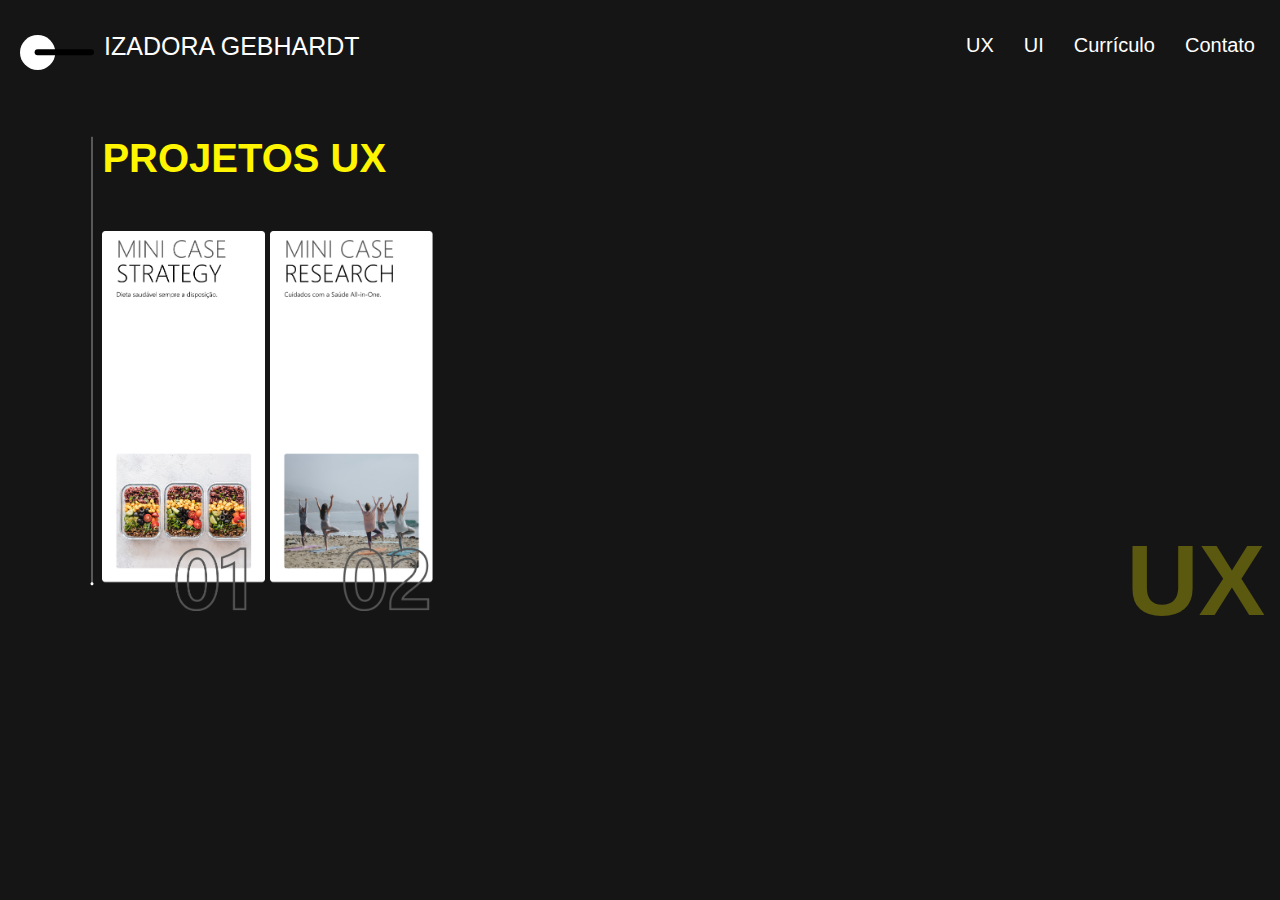
<file: UX/ux.html>
<!DOCTYPE html>
<html lang="pt-br">
<head>
  <meta charset="UTF-8">
  <meta name="viewport" content="width=device-width, initial-scale=1.0">
  <link rel="stylesheet" href="/Home/style.css">
  <link rel="stylesheet" href="ux.css">
  <link rel="shortcut icon" href="/Home/tags/favicon.svg" type="image/x-icon">
  <script src="/Home/app.js" defer ></script>
  <title>UX</title>
</head>

<body>
  <header id="home">
    <div id="home-tag">
      <a href="/Home/index.html"><img src="/Home/tags/tag.svg"></a> 
     <a href="/Home/index.html"><p>IZADORA GEBHARDT</a></p> 
    </div>

    <div>
      <ul id="home-links">
        <li><a href="/UX/ux.html">UX</a></li>
        <li><a href="/UI/ui.html">UI</a></li>
        <li><a href="/Curriculo/curriculo.html">Currículo</a></li>
        <li><a href="/Contato/contato.html">Contato</a></li>
      </ul>
    </div>

    <div class="btn-abrir-menu" id="btn-menu">
      <svg xmlns="http://www.w3.org/2000/svg" fill="currentColor" class="bi bi-list" viewBox="0 0 16 16">
        <path fill-rule="evenodd" d="M2.5 12a.5.5 0 0 1 .5-.5h10a.5.5 0 0 1 0 1H3a.5.5 0 0 1-.5-.5zm0-4a.5.5 0 0 1 .5-.5h10a.5.5 0 0 1 0 1H3a.5.5 0 0 1-.5-.5zm0-4a.5.5 0 0 1 .5-.5h10a.5.5 0 0 1 0 1H3a.5.5 0 0 1-.5-.5z"/>
      </svg>
    </div>

  <div class="menu-mobile" id="menu-mobile">
    <div class="btn-fechar">
      <svg xmlns="http://www.w3.org/2000/svg" fill="currentColor" class="bi bi-x-lg" viewBox="0 0 16 16">
        <path d="M2.146 2.854a.5.5 0 1 1 .708-.708L8 7.293l5.146-5.147a.5.5 0 0 1 .708.708L8.707 8l5.147 5.146a.5.5 0 0 1-.708.708L8 8.707l-5.146 5.147a.5.5 0 0 1-.708-.708L7.293 8 2.146 2.854Z"/>
      </svg>
    </div>

    <nav>
      <ul>
        <li><a href="/UX/ux.html">UX</a></li>
        <li><a href="/UI/ui.html">UI</a></li>
        <li><a href="/Curriculo/curriculo.html">Currículo</a></li>
        <li><a href="/Contato/contato.html">Contato</a></li>
      </ul>
    </nav>
  </div>

  <div class="overlay-menu" id="overlay-menu"></div>

  </header>

  <section id="">

    <div class="linhaux">
      <img src="/Home/tags/linha.svg">
    </div>

    <div class="ux">
    <h1>PROJETOS UX</h1>

    <div class="ux-foto">
      <a href="https://medium.com/@izadoragebhardtt/dieta-saud%C3%A1vel-sempre-%C3%A0-disposi%C3%A7%C3%A3o-aecb340ebb78"><img src="/UX/fotos ux/02.png"></a>
      
      <a href="https://medium.com/@izadoragebhardtt/cuidados-com-a-sa%C3%BAde-all-in-one-b1c4ccde1ea1"><img src="/UX/fotos ux/01.png" ></a>

  

    </div>

    <h2>UX</h2>

    </div>

  </section>
  
</body>
</html>
</file>
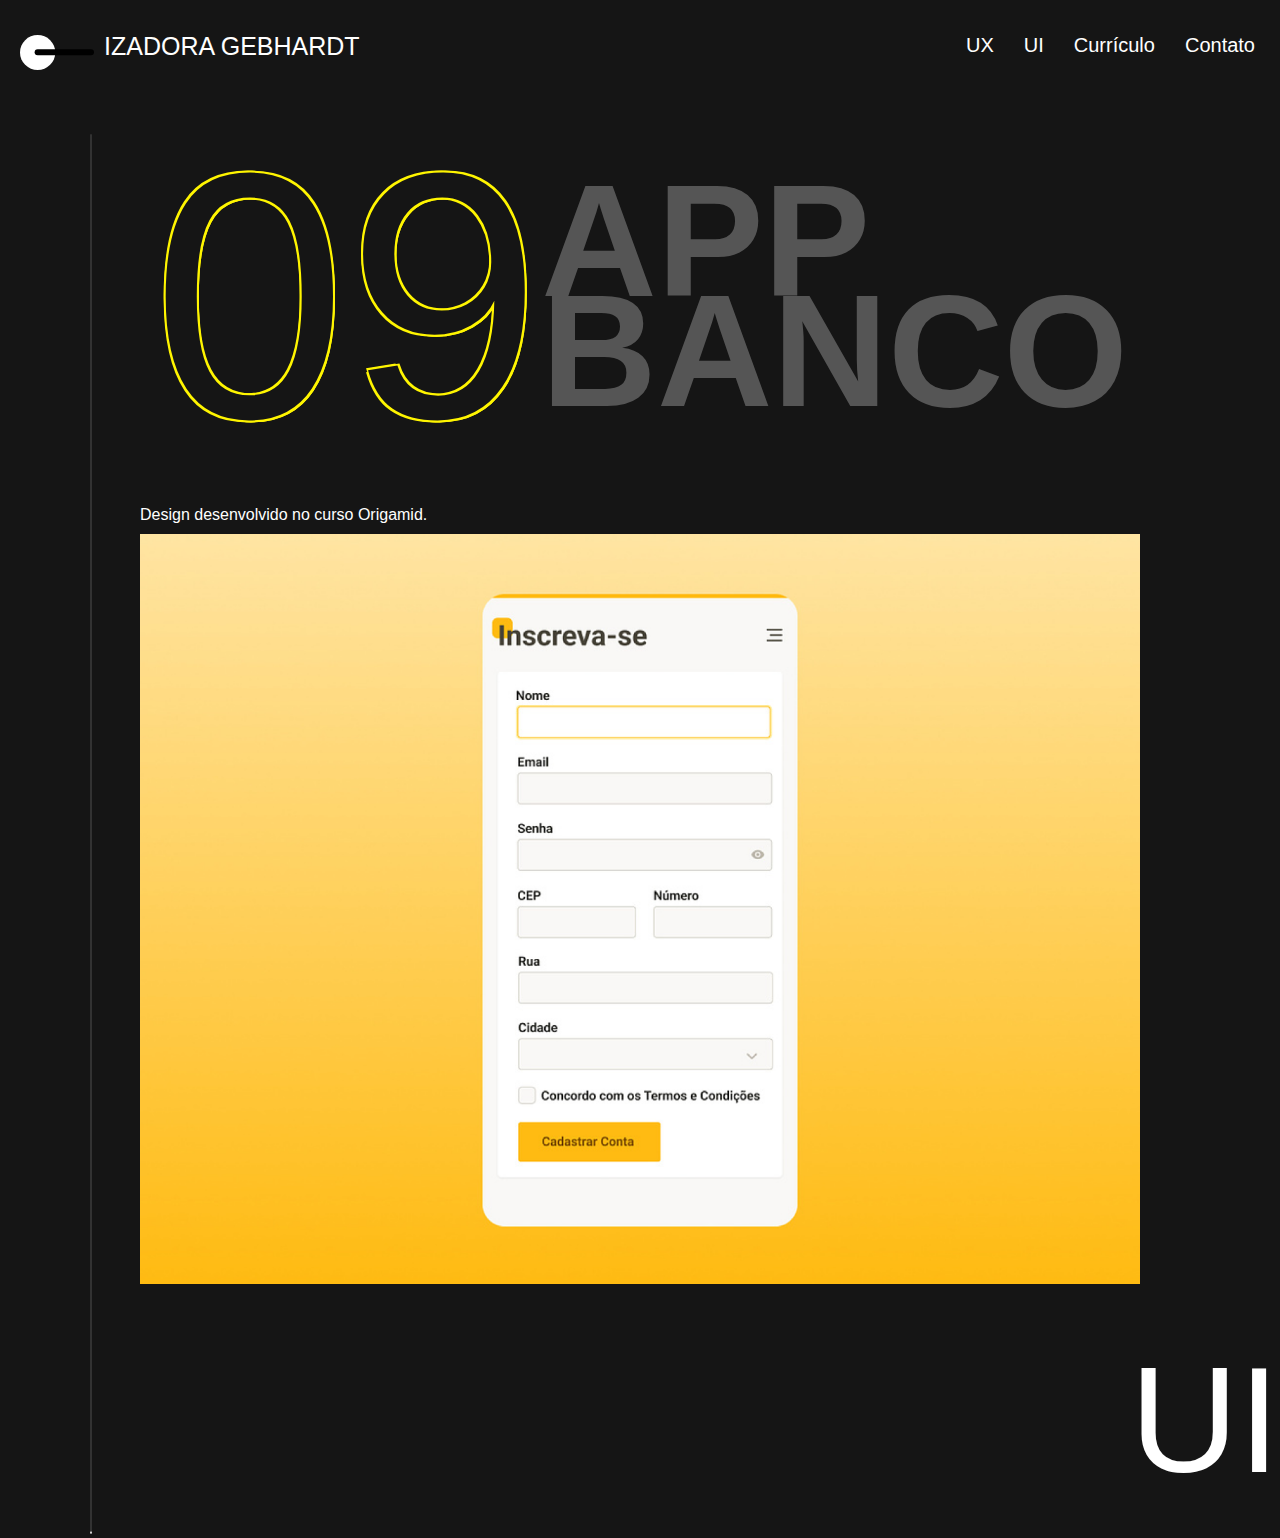
<file: UI/app banco/appbanco.html>
<!DOCTYPE html>
<html lang="pt-br">
<head>
  <meta charset="UTF-8">
  <meta name="viewport" content="width=device-width, initial-scale=1.0">
  <link rel="stylesheet" href="/Home/style.css">
  <link rel="stylesheet" href="/UI/Granja/granja.css">
  <link rel="stylesheet" href="/UI/site-bicicleta/bicicleta.css">
  <link rel="stylesheet" href="appbanco.css">
  <link rel="shortcut icon" href="/Home/tags/favicon.svg" type="image/x-icon">
  <script src="/Home/app.js" defer ></script>
  <title>App Banco</title>
</head>

<body>
  <header id="home">
    <div id="home-tag">
      <a href="/Home/index.html"><img src="/Home/tags/tag.svg"></a> 
      <a href="/Home/index.html"><p>IZADORA GEBHARDT</a></p> 
     </div>

    <div>
      <ul id="home-links">
        <li><a href="/UX/ux.html">UX</a></li>
        <li><a href="/UI/ui.html">UI</a></li>
        <li><a href="/Curriculo/curriculo.html">Currículo</a></li>
        <li><a href="/Contato/contato.html">Contato</a></li>
      </ul>
    </div>


    
  </header>



  <section id="homeGlobal">
    <div  id="tituloGlobal-S">
     <h1>09</h1>
    </div>
    <div id="tituloNGranja">
      <h1>APP<br> 
        BANCO</h1>
    </div>

  </section>

<div class="contatoSB">

  <p>Design desenvolvido no curso Origamid.</p>
  <img src="/UI//app banco/foto app/original-a44b44e5eaa2be1ee492a92bf30054a7 1.png" width="1200">
</div>

<div class="linhaS">
  <img src="/UI/site-bicicleta/fotosB/Line 9.png" height="1400">
</div>

  
  <footer class="ui-final">
  <p>UI</p>
  </footer>
</file>
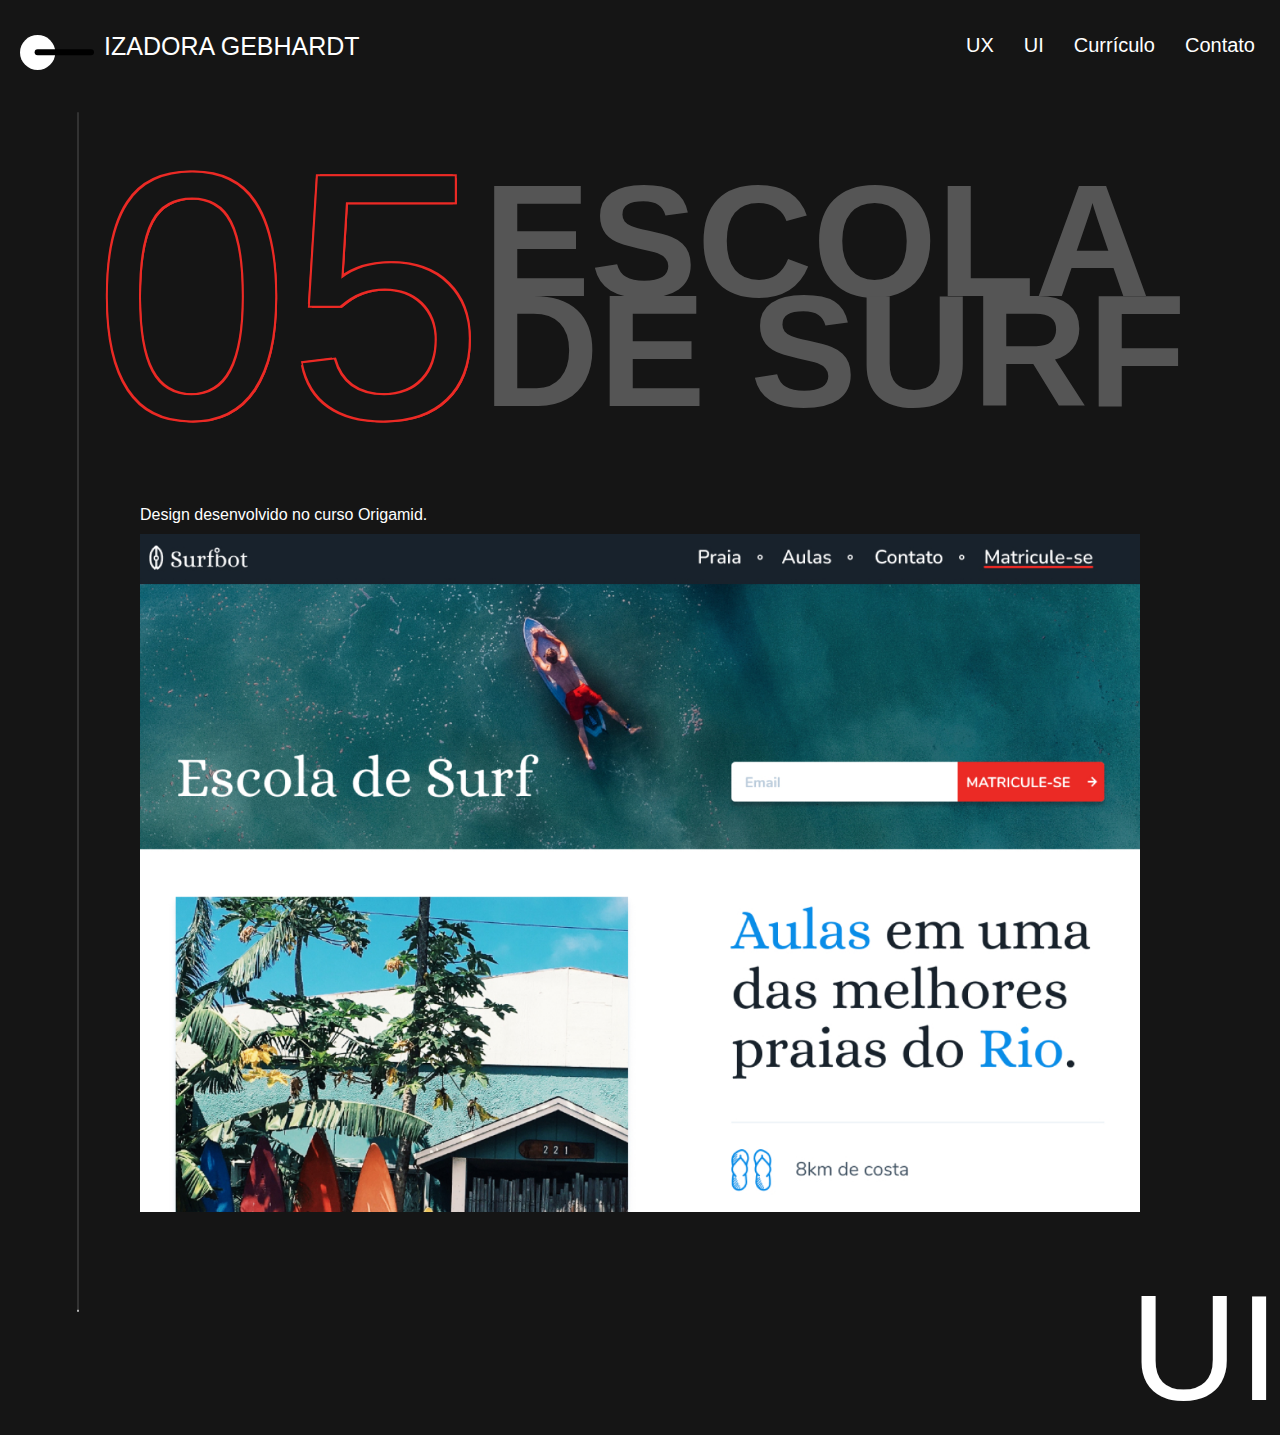
<file: UI/escola-surf/surf.html>
<!DOCTYPE html>
<html lang="pt-br">
<head>
  <meta charset="UTF-8">
  <meta name="viewport" content="width=device-width, initial-scale=1.0">
  <link rel="stylesheet" href="/Home/style.css">
  <link rel="stylesheet" href="/UI/Granja/granja.css">
  <link rel="stylesheet" href="/UI/site-bicicleta/bicicleta.css">
  <link rel="stylesheet" href="/UI/escola-surf/surf.css">
  <link rel="shortcut icon" href="/Home/tags/favicon.svg" type="image/x-icon">
  <script src="/Home/app.js" defer ></script>
  <title>Escola de Surf</title>
</head>

<body>
  <header id="home">
    <div id="home-tag">
      <a href="/Home/index.html"><img src="/Home/tags/tag.svg"></a> 
      <a href="/Home/index.html"><p>IZADORA GEBHARDT</a></p> 
     </div>

    <div>
      <ul id="home-links">
        <li><a href="/UX/ux.html">UX</a></li>
        <li><a href="/UI/ui.html">UI</a></li>
        <li><a href="/Curriculo/curriculo.html">Currículo</a></li>
        <li><a href="/Contato/contato.html">Contato</a></li>
      </ul>
    </div>

    <div class="btn-abrir-menu" id="btn-menu">
      <svg xmlns="http://www.w3.org/2000/svg" fill="currentColor" class="bi bi-list" viewBox="0 0 16 16">
        <path fill-rule="evenodd" d="M2.5 12a.5.5 0 0 1 .5-.5h10a.5.5 0 0 1 0 1H3a.5.5 0 0 1-.5-.5zm0-4a.5.5 0 0 1 .5-.5h10a.5.5 0 0 1 0 1H3a.5.5 0 0 1-.5-.5zm0-4a.5.5 0 0 1 .5-.5h10a.5.5 0 0 1 0 1H3a.5.5 0 0 1-.5-.5z"/>
      </svg>
    </div>

  <div class="menu-mobile" id="menu-mobile">
    <div class="btn-fechar">
      <svg xmlns="http://www.w3.org/2000/svg" fill="currentColor" class="bi bi-x-lg" viewBox="0 0 16 16">
        <path d="M2.146 2.854a.5.5 0 1 1 .708-.708L8 7.293l5.146-5.147a.5.5 0 0 1 .708.708L8.707 8l5.147 5.146a.5.5 0 0 1-.708.708L8 8.707l-5.146 5.147a.5.5 0 0 1-.708-.708L7.293 8 2.146 2.854Z"/>
      </svg>
    </div>

    <nav>
      <ul>
        <li><a href="/UX/ux.html">UX</a></li>
        <li><a href="/UI/ui.html">UI</a></li>
        <li><a href="/Curriculo/curriculo.html">Currículo</a></li>
        <li><a href="/Contato/contato.html">Contato</a></li>
      </ul>
    </nav>
  </div>

  <div class="overlay-menu" id="overlay-menu"></div>
  </header>



  <section id="homeGlobal">
    <div  id="tituloGlobal-S">
     <h1>05</h1>
    </div>
    <div id="tituloNGranja">
      <h1>ESCOLA<br> 
        DE SURF</h1>
    </div>

  </section>

<div class="contatoSB">

  <p>Design desenvolvido no curso Origamid.</p>
  <img src="/UI/escola-surf/fotosurf/surf 1.png" width="1200">
</div>

<div class="linhaS">
  <img src="/UI/site-bicicleta/fotosB/Line 9.png" height="1400">
</div>

  
  <footer class="ui-final">
  <p>UI</p>
  </footer>
  


  
</body>
</html>
</file>
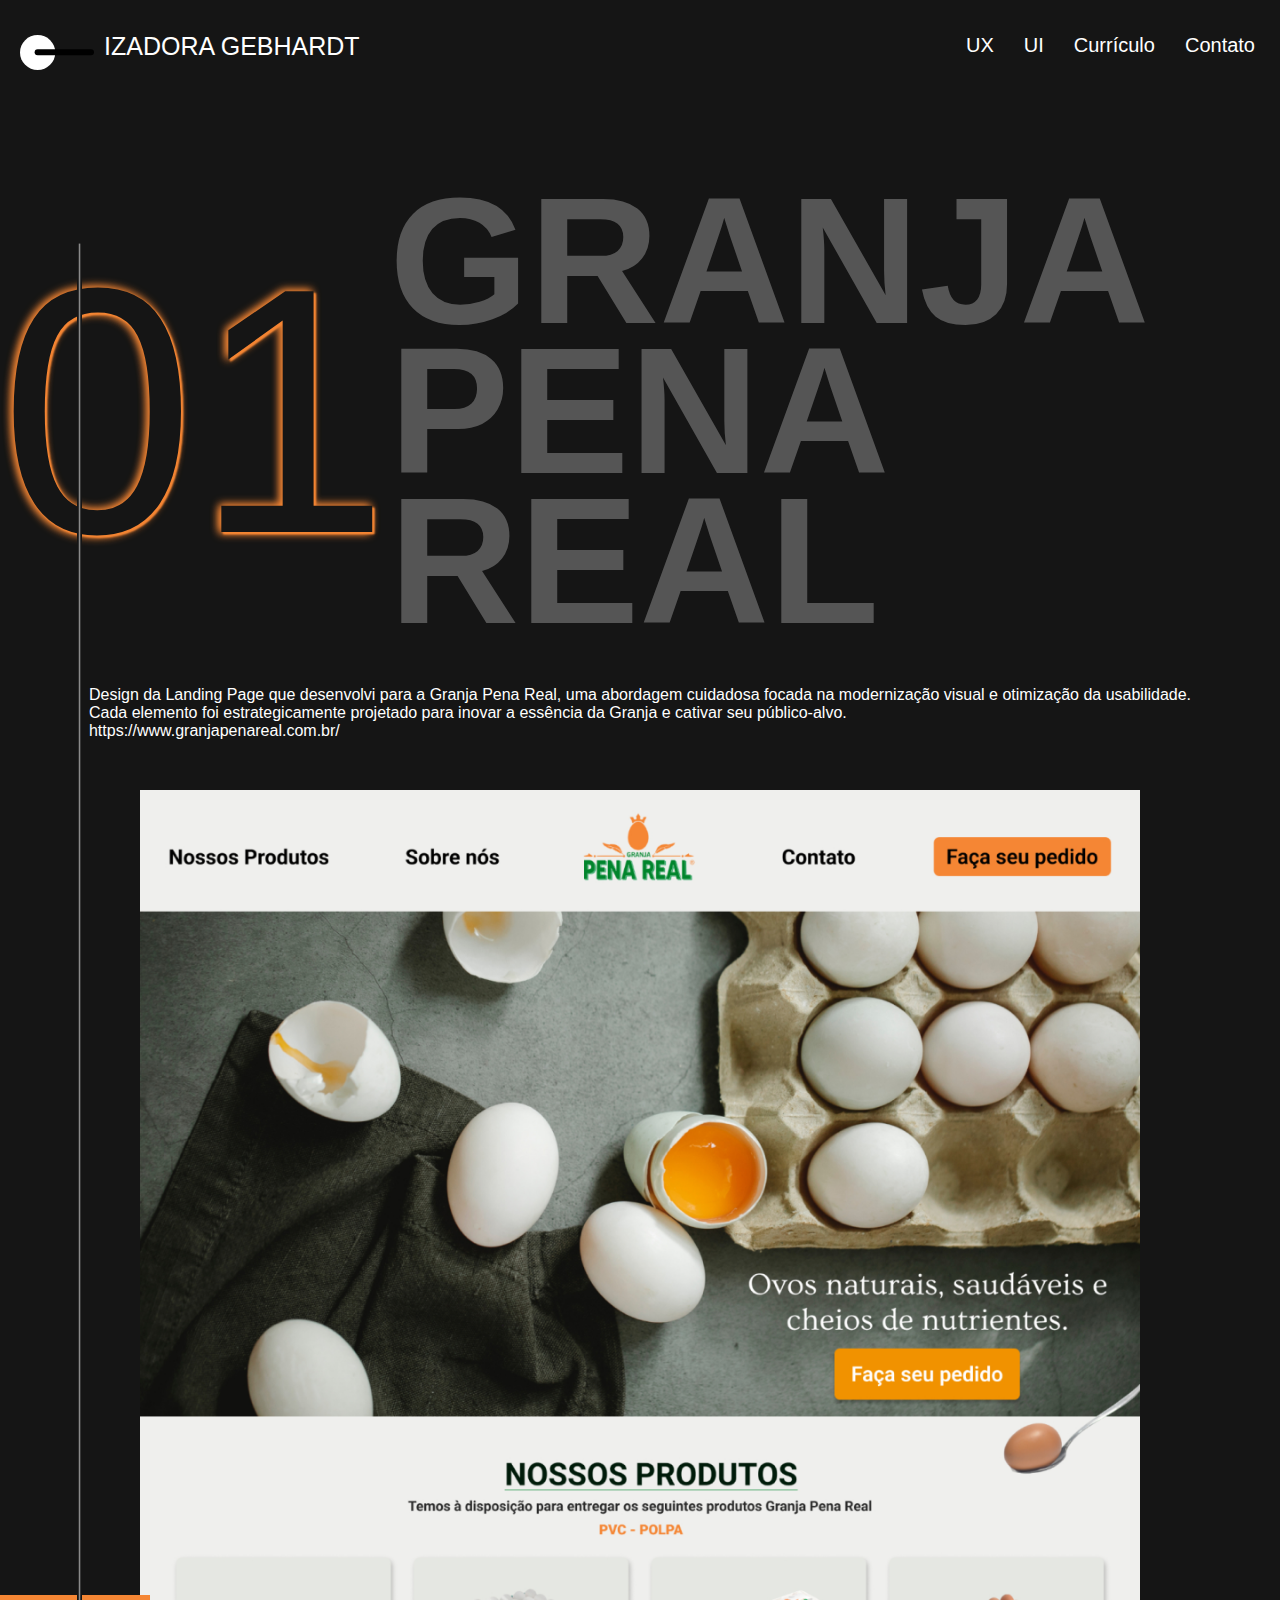
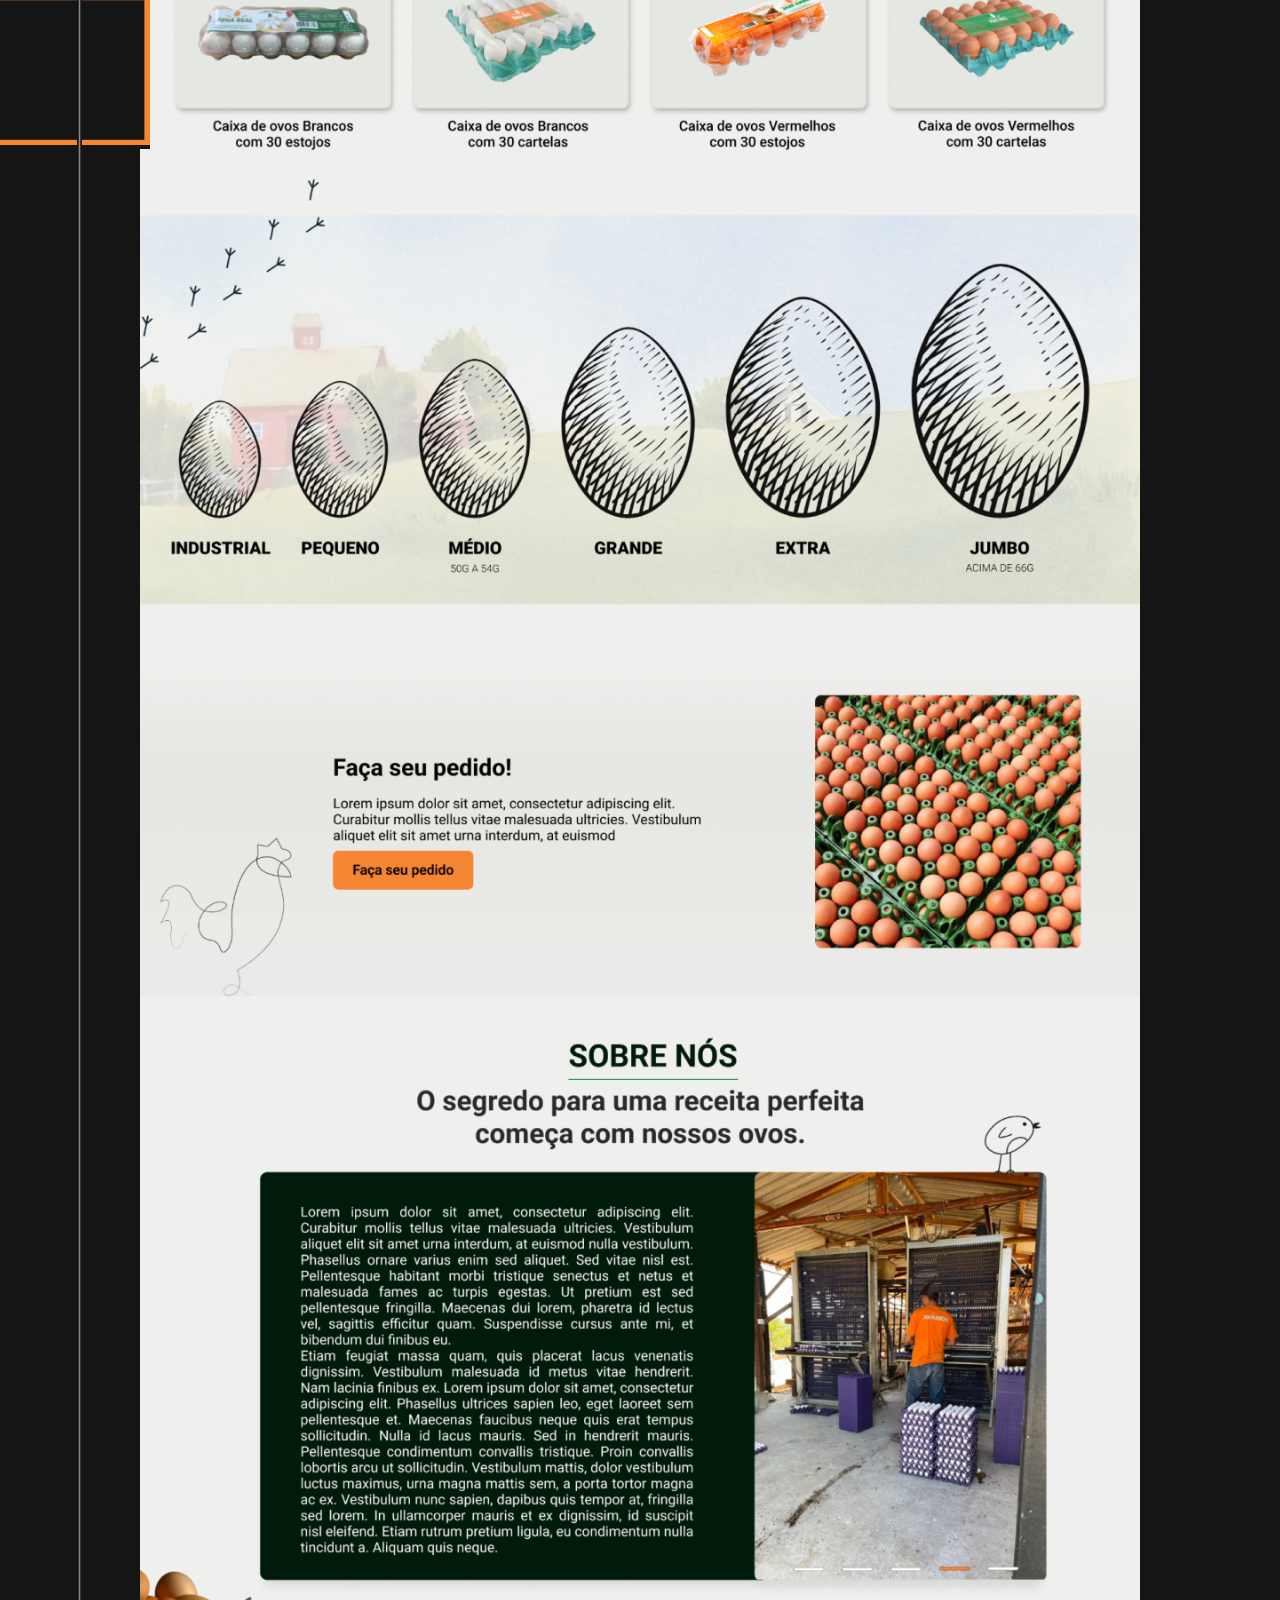
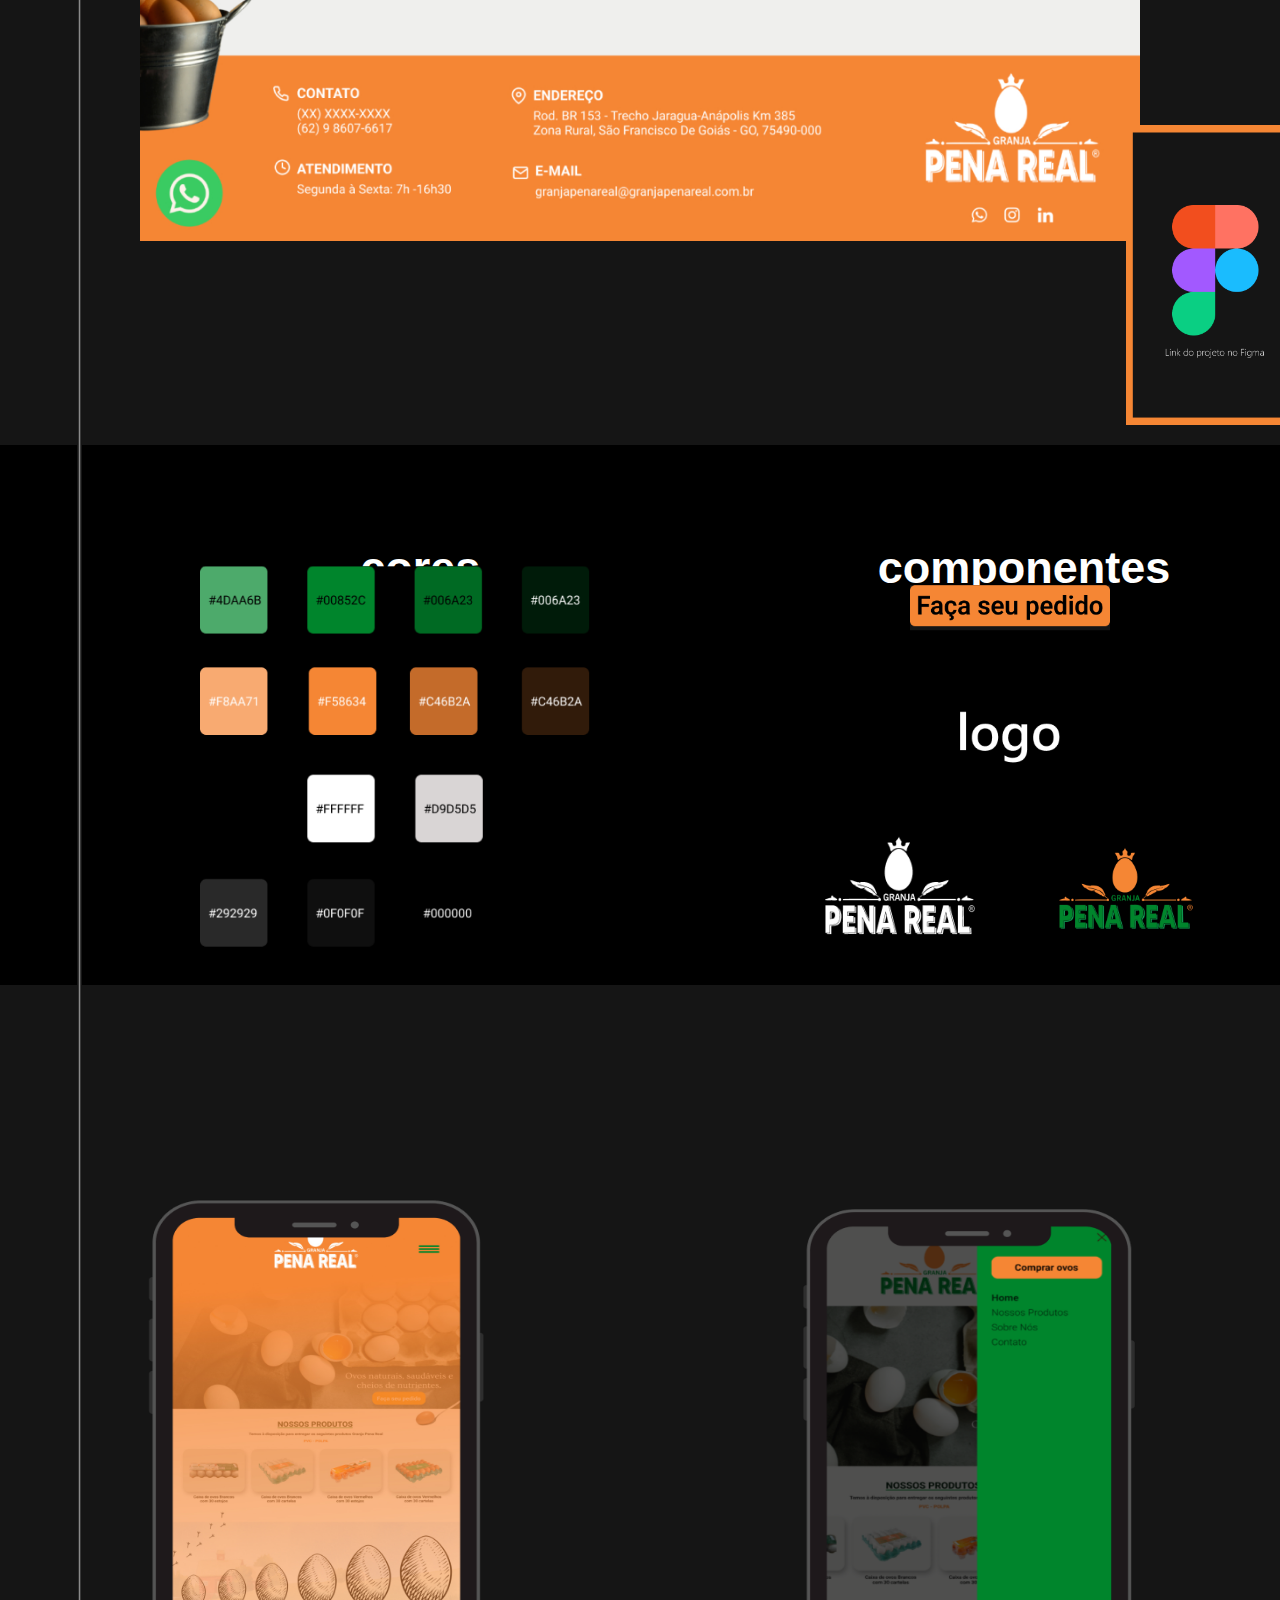
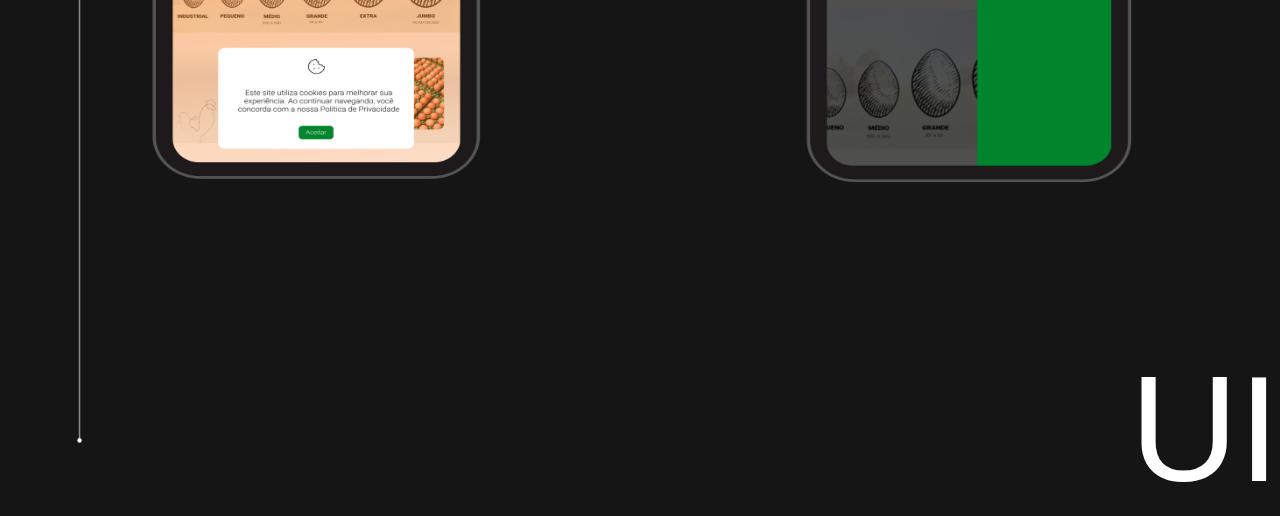
<file: UI/Granja/granja.html>
<!DOCTYPE html>
<html lang="pt-br">
<head>
  <meta charset="UTF-8">
  <meta name="viewport" content="width=device-width, initial-scale=1.0">
  <link rel="stylesheet" href="/Home/style.css">
  <link rel="stylesheet" href="/UI/Granja/granja.css">
  <link rel="shortcut icon" href="/Home/tags/favicon.svg" type="image/x-icon">
  <script src="/Home/app.js" defer ></script>
  <title>Granja</title>
</head>

<body>
  <header id="home">
    <div id="home-tag">
      <a href="/Home/index.html"><img src="/Home/tags/tag.svg"></a> 
      <a href="/Home/index.html"><p>IZADORA GEBHARDT</a></p> 
     </div>

    <div>
      <ul id="home-links">
        <li><a href="/UX/ux.html">UX</a></li>
        <li><a href="/UI/ui.html">UI</a></li>
        <li><a href="/Curriculo/curriculo.html">Currículo</a></li>
        <li><a href="/Contato/contato.html">Contato</a></li>
      </ul>
    </div>

    <div class="btn-abrir-menu" id="btn-menu">
      <svg xmlns="http://www.w3.org/2000/svg" fill="currentColor" class="bi bi-list" viewBox="0 0 16 16">
        <path fill-rule="evenodd" d="M2.5 12a.5.5 0 0 1 .5-.5h10a.5.5 0 0 1 0 1H3a.5.5 0 0 1-.5-.5zm0-4a.5.5 0 0 1 .5-.5h10a.5.5 0 0 1 0 1H3a.5.5 0 0 1-.5-.5zm0-4a.5.5 0 0 1 .5-.5h10a.5.5 0 0 1 0 1H3a.5.5 0 0 1-.5-.5z"/>
      </svg>
    </div>

  <div class="menu-mobile" id="menu-mobile">
    <div class="btn-fechar">
      <svg xmlns="http://www.w3.org/2000/svg" fill="currentColor" class="bi bi-x-lg" viewBox="0 0 16 16">
        <path d="M2.146 2.854a.5.5 0 1 1 .708-.708L8 7.293l5.146-5.147a.5.5 0 0 1 .708.708L8.707 8l5.147 5.146a.5.5 0 0 1-.708.708L8 8.707l-5.146 5.147a.5.5 0 0 1-.708-.708L7.293 8 2.146 2.854Z"/>
      </svg>
    </div>

    <nav>
      <ul>
        <li><a href="/UX/ux.html">UX</a></li>
        <li><a href="/UI/ui.html">UI</a></li>
        <li><a href="/Curriculo/curriculo.html">Currículo</a></li>
        <li><a href="/Contato/contato.html">Contato</a></li>
      </ul>
    </nav>
  </div>

  <div class="overlay-menu" id="overlay-menu"></div>

  </header>



  <section id="homeGlobal">
    <div  id="tituloGlobal">
     <h1>01</h1>
    </div>
    <div id="tituloNGranja">
      <h1>GRANJA <br> 
        PENA REAL</h1>
    </div>

  </section>

  <div id="homeGlobalTexto">
  <p>Design da Landing Page que desenvolvi para a Granja Pena Real, uma abordagem cuidadosa focada na modernização visual e otimização da usabilidade. <br>
    Cada elemento foi estrategicamente projetado para inovar a essência da Granja e cativar seu público-alvo.</p>
    
   <a href="https://www.granjapenareal.com.br/">https://www.granjapenareal.com.br/</a> 
  </div>

  <section  id="home-granja">
    <div  class="figuras">
    <img src="/UI/fotos-s/d 1.png">
    </div>

    <div class="qua-esq">
      <img src="/UI/Granja/quaEsquerdo.png">
    </div>

    <div class="qua-dir">
      <img src="/UI/Granja/quaDireito.png" >
    </div>

    <div class="figma">
     <a href="https://www.figma.com/file/lne3qVro3z7pXlhSGRup5e/GRANJA-PENA-REAL?type=design&node-id=501%3A11&mode=design&t=conpYYLZs46KKHhT-1"><img src="/UI/Granja/figma.png"></a> 
    </div>


    <div class="figuraE">
      <img src="/UI/fotos-s/componente.png" >
    </div>

    <div class="cores">
      <h2>cores</h2>
    </div>

    <div class="componentes">
      <h2>componentes</h2>
    </div>

    <div class="principal-granja">
      <img src="/UI/Granja/principal.png">
    </div>

    <div class="facaSeuPedido">
      <img src="/UI/Granja/Botão Faça seu pedido.png">
    </div>

    <div class="logo">
      <img src="/UI/Granja/logo.png">
    </div>

    <div class="penaRealPB">
      <img src="/UI/Granja/PenaRealPB.png" >
    </div>

    <div class="penaRealC">
      <img src="/UI/Granja/penaRealC.png">
    </div>


    <div class="celular">
      <img src="/UI/fotos-s/celular.png">
    </div>
  </section>

  <img src="/UI/Granja/linhaGranja.png" height="5000px" id="linhaGranja">

  <footer class="ui-final">
  <p>UI</p>
  </footer>
  


  
</body>
</html>
</file>
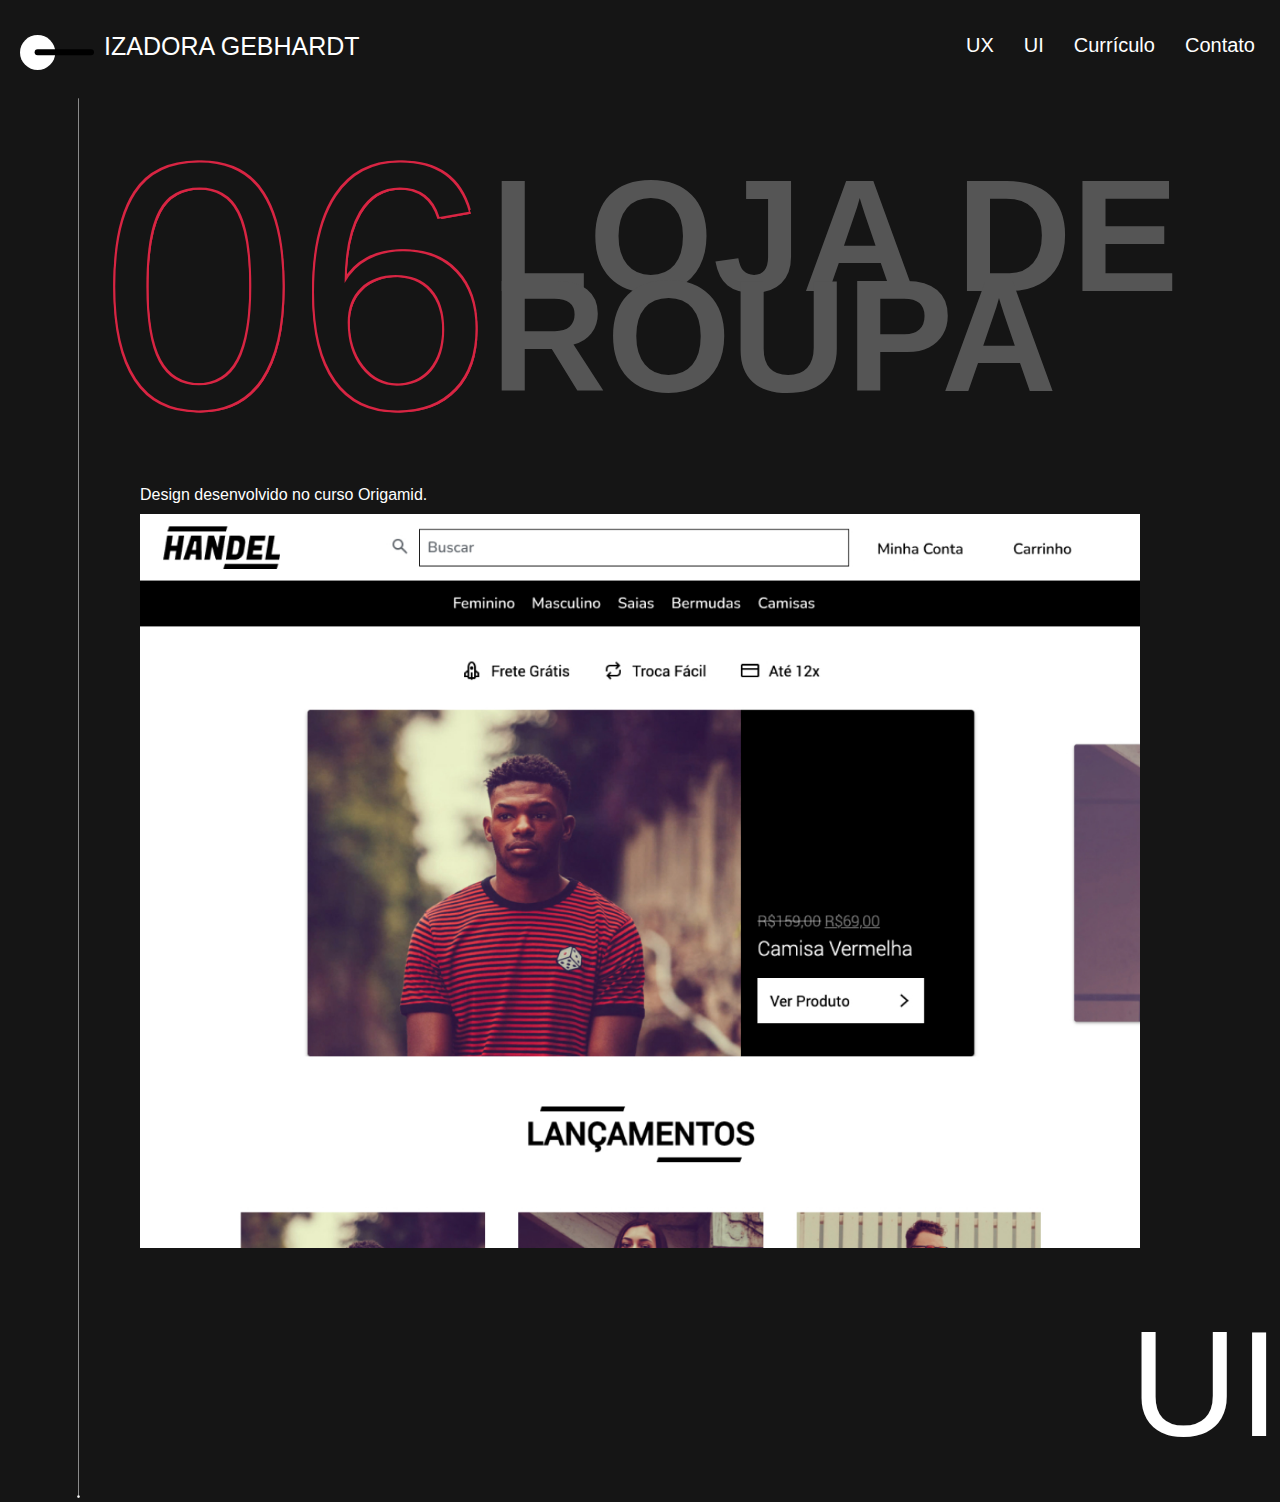
<file: UI/loja de roupa/ldroupa.html>
<!DOCTYPE html>
<html lang="pt-br">
<head>
  <meta charset="UTF-8">
  <meta name="viewport" content="width=device-width, initial-scale=1.0">
  <link rel="stylesheet" href="/Home/style.css">
  <link rel="stylesheet" href="/UI/Granja/granja.css">
  <link rel="stylesheet" href="/UI/site-bicicleta/bicicleta.css">
  <link rel="stylesheet" href="/UI/loja de roupa/ldroupa.css">
  <link rel="shortcut icon" href="/Home/tags/favicon.svg" type="image/x-icon">
  <script src="/Home/app.js" defer ></script>
  <title>Loja de Roupa</title>
</head>

<body>
  <header id="home">
    <div id="home-tag">
      <a href="/Home/index.html"><img src="/Home/tags/tag.svg"></a> 
      <a href="/Home/index.html"><p>IZADORA GEBHARDT</a></p> 
     </div>

    <div>
      <ul id="home-links">
        <li><a href="/UX/ux.html">UX</a></li>
        <li><a href="/UI/ui.html">UI</a></li>
        <li><a href="/Curriculo/curriculo.html">Currículo</a></li>
        <li><a href="/Contato/contato.html">Contato</a></li>
      </ul>
    </div>

    <div class="btn-abrir-menu" id="btn-menu">
      <svg xmlns="http://www.w3.org/2000/svg" fill="currentColor" class="bi bi-list" viewBox="0 0 16 16">
        <path fill-rule="evenodd" d="M2.5 12a.5.5 0 0 1 .5-.5h10a.5.5 0 0 1 0 1H3a.5.5 0 0 1-.5-.5zm0-4a.5.5 0 0 1 .5-.5h10a.5.5 0 0 1 0 1H3a.5.5 0 0 1-.5-.5zm0-4a.5.5 0 0 1 .5-.5h10a.5.5 0 0 1 0 1H3a.5.5 0 0 1-.5-.5z"/>
      </svg>
    </div>

  <div class="menu-mobile" id="menu-mobile">
    <div class="btn-fechar">
      <svg xmlns="http://www.w3.org/2000/svg" fill="currentColor" class="bi bi-x-lg" viewBox="0 0 16 16">
        <path d="M2.146 2.854a.5.5 0 1 1 .708-.708L8 7.293l5.146-5.147a.5.5 0 0 1 .708.708L8.707 8l5.147 5.146a.5.5 0 0 1-.708.708L8 8.707l-5.146 5.147a.5.5 0 0 1-.708-.708L7.293 8 2.146 2.854Z"/>
      </svg>
    </div>

    <nav>
      <ul>
        <li><a href="/UX/ux.html">UX</a></li>
        <li><a href="/UI/ui.html">UI</a></li>
        <li><a href="/Curriculo/curriculo.html">Currículo</a></li>
        <li><a href="/Contato/contato.html">Contato</a></li>
      </ul>
    </nav>
  </div>

  <div class="overlay-menu" id="overlay-menu"></div>
  </header>



  <section id="homeGlobal">
    <div  id="tituloGlobal-S">
     <h1>06</h1>
    </div>
    <div id="tituloNGranja">
      <h1>LOJA DE<br> 
        ROUPA</h1>
    </div>

  </section>

<div class="contatoSB">

  <p>Design desenvolvido no curso Origamid.</p>
  <img src="/UI/loja de roupa/foto-roupa/roupa.png" width="1200">
</div>

<div class="linhaS">
  <img src="/UI/site-bicicleta/fotosB/Line 9.png" height="1400">
</div>

  
  <footer class="ui-final">
  <p>UI</p>
  </footer>
  


  
</body>
</html>
</file>
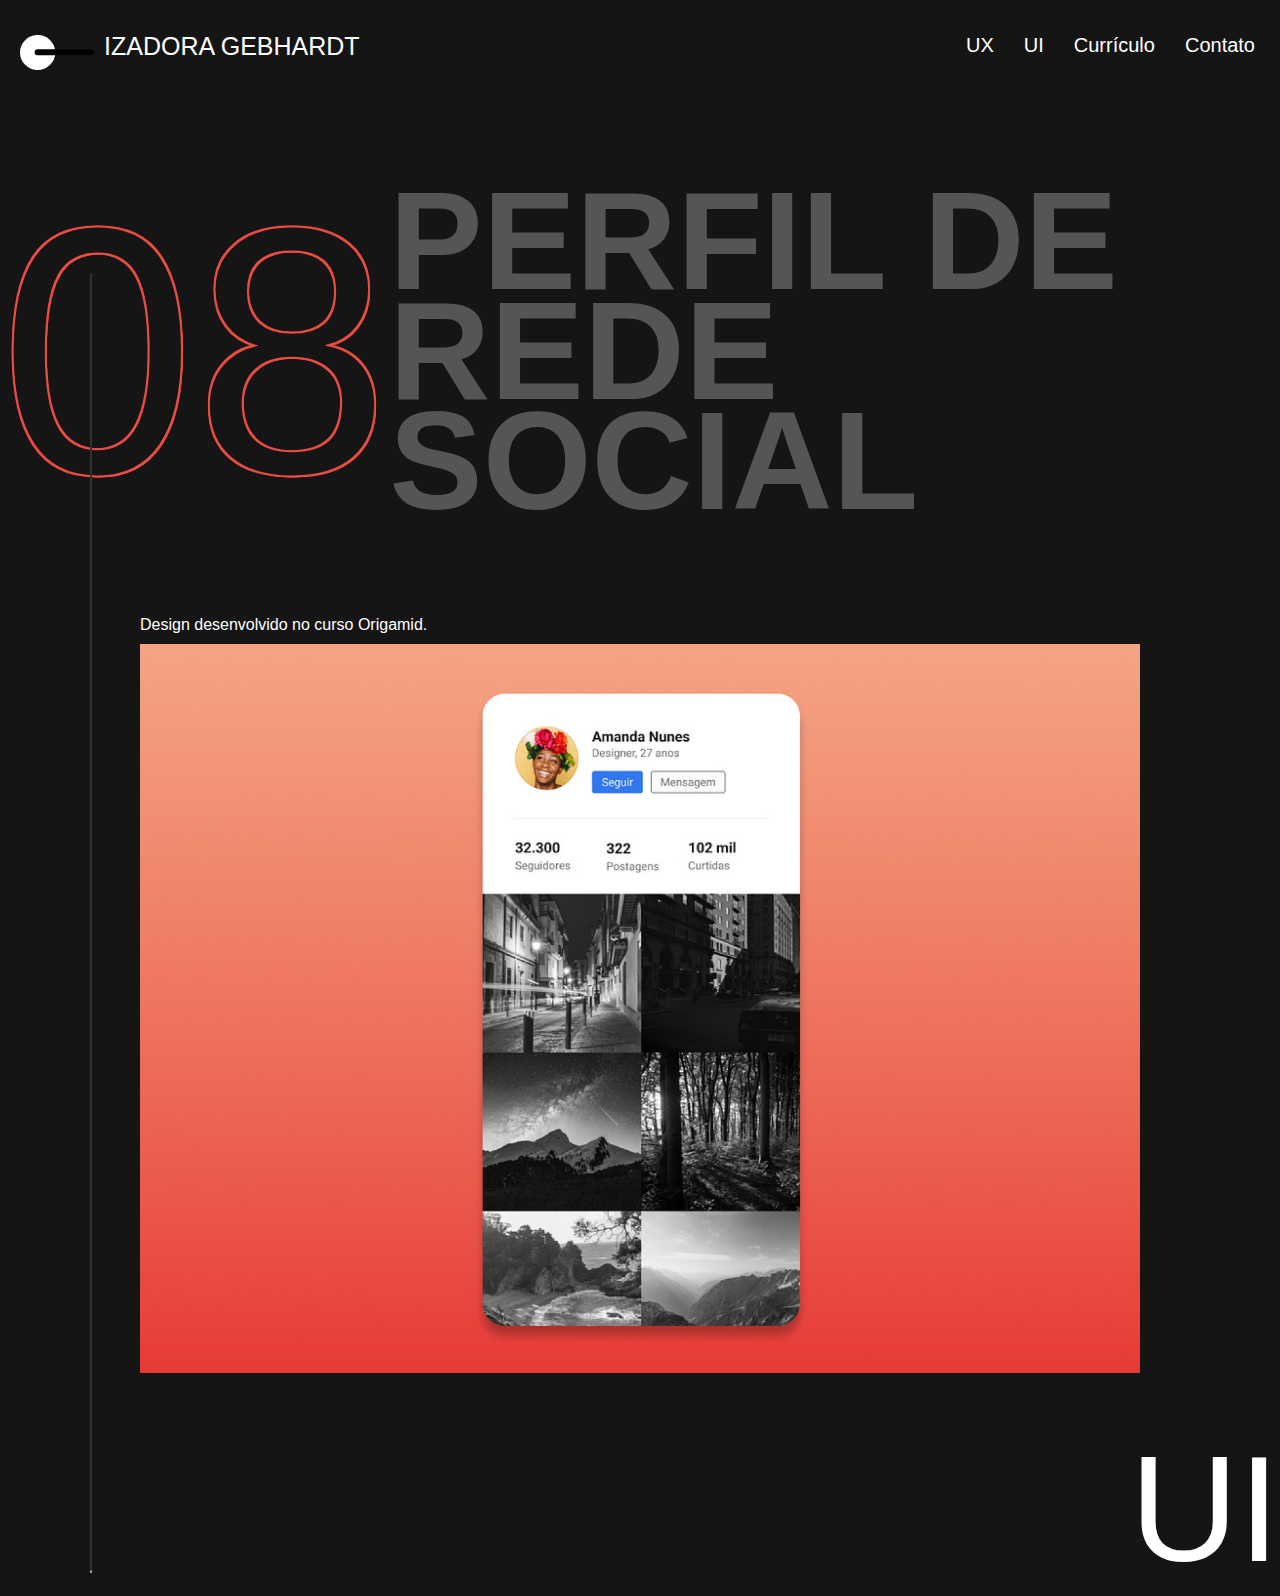
<file: UI/perfil de rede social/pdsocial.html>
<!DOCTYPE html>
<html lang="pt-br">
<head>
  <meta charset="UTF-8">
  <meta name="viewport" content="width=device-width, initial-scale=1.0">
  <link rel="stylesheet" href="/Home/style.css">
  <link rel="stylesheet" href="/UI/Granja/granja.css">
  <link rel="stylesheet" href="/UI/site-bicicleta/bicicleta.css">
  <link rel="stylesheet" href="/UI/perfil de rede social/pdsocial.css">
  <link rel="shortcut icon" href="/Home/tags/favicon.svg" type="image/x-icon">
  <script src="/Home/app.js" defer ></script>
  <title>Perfil de Rede Social</title>
</head>

<body>
  <header id="home">
    <div id="home-tag">
      <a href="/Home/index.html"><img src="/Home/tags/tag.svg"></a> 
      <a href="/Home/index.html"><p>IZADORA GEBHARDT</a></p> 
     </div>

    <div>
      <ul id="home-links">
        <li><a href="/UX/ux.html">UX</a></li>
        <li><a href="/UI/ui.html">UI</a></li>
        <li><a href="/Curriculo/curriculo.html">Currículo</a></li>
        <li><a href="/Contato/contato.html">Contato</a></li>
      </ul>
    </div>

    <div class="btn-abrir-menu" id="btn-menu">
      <svg xmlns="http://www.w3.org/2000/svg" fill="currentColor" class="bi bi-list" viewBox="0 0 16 16">
        <path fill-rule="evenodd" d="M2.5 12a.5.5 0 0 1 .5-.5h10a.5.5 0 0 1 0 1H3a.5.5 0 0 1-.5-.5zm0-4a.5.5 0 0 1 .5-.5h10a.5.5 0 0 1 0 1H3a.5.5 0 0 1-.5-.5zm0-4a.5.5 0 0 1 .5-.5h10a.5.5 0 0 1 0 1H3a.5.5 0 0 1-.5-.5z"/>
      </svg>
    </div>

  <div class="menu-mobile" id="menu-mobile">
    <div class="btn-fechar">
      <svg xmlns="http://www.w3.org/2000/svg" fill="currentColor" class="bi bi-x-lg" viewBox="0 0 16 16">
        <path d="M2.146 2.854a.5.5 0 1 1 .708-.708L8 7.293l5.146-5.147a.5.5 0 0 1 .708.708L8.707 8l5.147 5.146a.5.5 0 0 1-.708.708L8 8.707l-5.146 5.147a.5.5 0 0 1-.708-.708L7.293 8 2.146 2.854Z"/>
      </svg>
    </div>

    <nav>
      <ul>
        <li><a href="/UX/ux.html">UX</a></li>
        <li><a href="/UI/ui.html">UI</a></li>
        <li><a href="/Curriculo/curriculo.html">Currículo</a></li>
        <li><a href="/Contato/contato.html">Contato</a></li>
      </ul>
    </nav>
  </div>

  <div class="overlay-menu" id="overlay-menu"></div>
  </header>



  <section id="homeGlobal">
    <div  id="tituloGlobal-S">
     <h1>08</h1>
    </div>
    <div id="tituloNGranja">
      <h1>PERFIL DE<br> 
        REDE SOCIAL</h1>
    </div>

  </section>

<div class="contatoSB">

  <p>Design desenvolvido no curso Origamid.</p>
  <img src="/UI/perfil de rede social/fotos perfil/perfil IG 1.png" width="1200">
</div>

<div class="linhaS">
  <img src="/UI/site-bicicleta/fotosB/Line 9.png" height="1400">
</div>

  
  <footer class="ui-final">
  <p>UI</p>
  </footer>
  


  
</body>
</html>
</file>
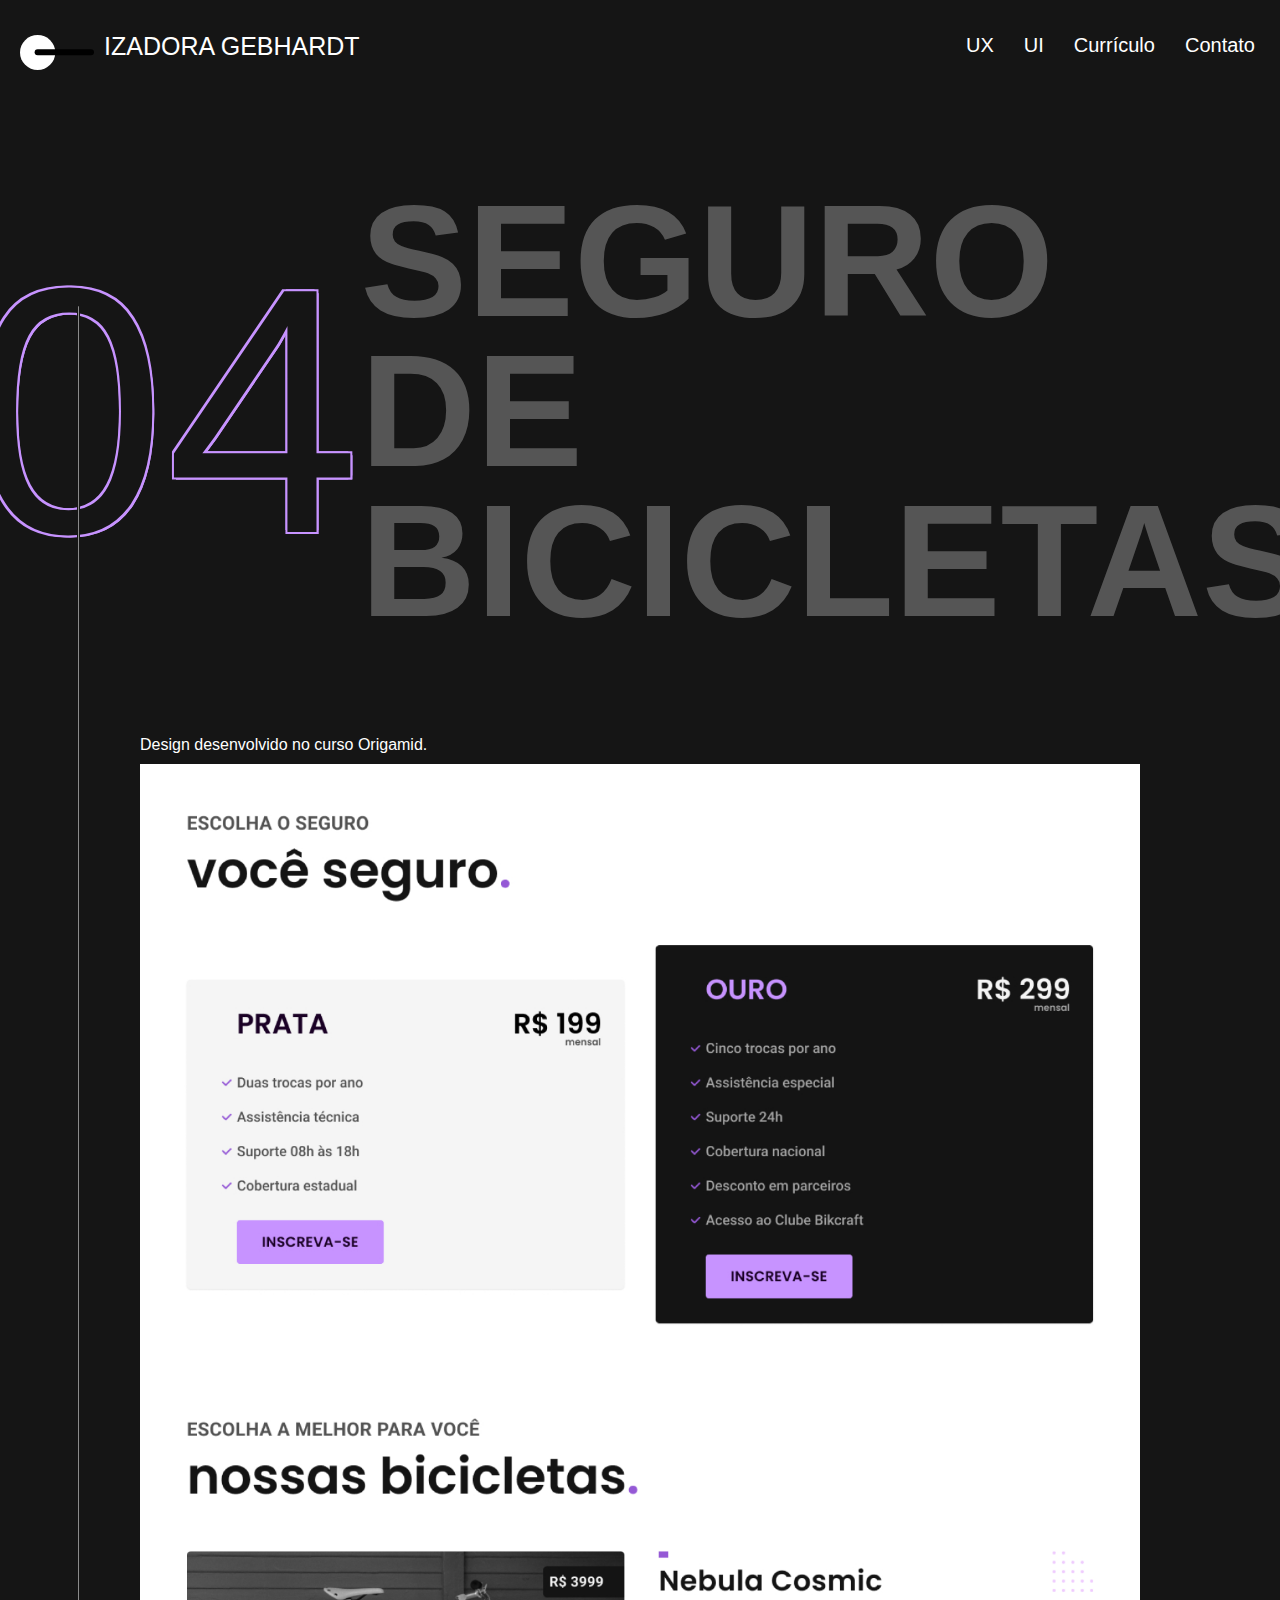
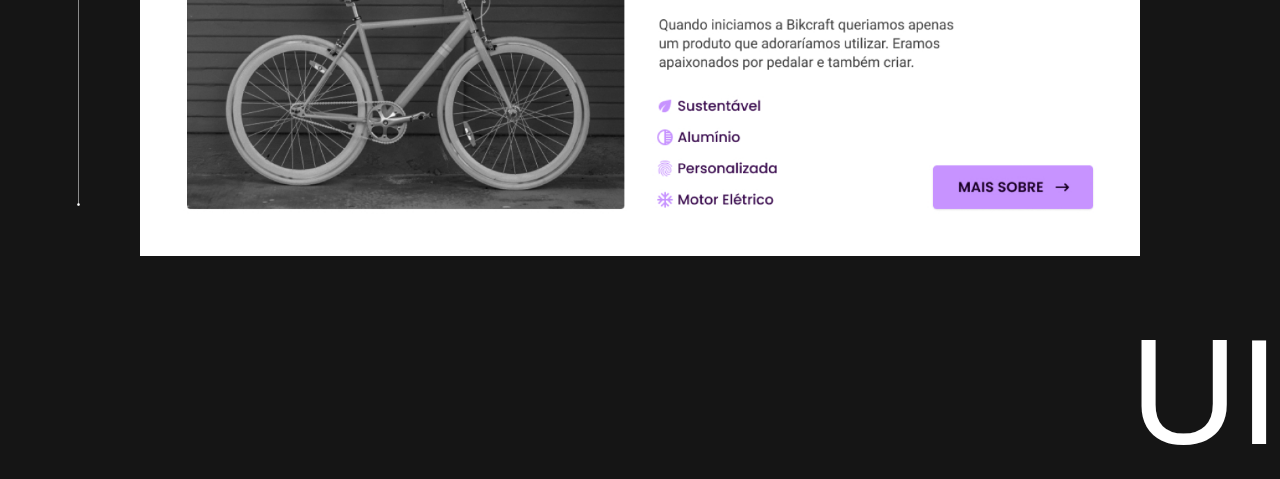
<file: UI/seguro-bicicleta/segbicicleta.html>
<!DOCTYPE html>
<html lang="pt-br">
<head>
  <meta charset="UTF-8">
  <meta name="viewport" content="width=device-width, initial-scale=1.0">
  <link rel="stylesheet" href="/Home/style.css">
  <link rel="stylesheet" href="/UI/Granja/granja.css">
  <link rel="stylesheet" href="/UI/site-bicicleta/bicicleta.css">
  <link rel="stylesheet" href="/UI/seguro-bicicleta/segbicicleta.css">
  <link rel="shortcut icon" href="/Home/tags/favicon.svg" type="image/x-icon">
  <script src="/Home/app.js" defer ></script>
  <title>Seguro de Bicicleta</title>
</head>

<body>
  <header id="home">
    <div id="home-tag">
      <a href="/Home/index.html"><img src="/Home/tags/tag.svg"></a> 
      <a href="/Home/index.html"><p>IZADORA GEBHARDT</a></p> 
     </div>

    <div>
      <ul id="home-links">
        <li><a href="/UX/ux.html">UX</a></li>
        <li><a href="/UI/ui.html">UI</a></li>
        <li><a href="/Curriculo/curriculo.html">Currículo</a></li>
        <li><a href="/Contato/contato.html">Contato</a></li>
      </ul>
    </div>

    <div class="btn-abrir-menu" id="btn-menu">
      <svg xmlns="http://www.w3.org/2000/svg" fill="currentColor" class="bi bi-list" viewBox="0 0 16 16">
        <path fill-rule="evenodd" d="M2.5 12a.5.5 0 0 1 .5-.5h10a.5.5 0 0 1 0 1H3a.5.5 0 0 1-.5-.5zm0-4a.5.5 0 0 1 .5-.5h10a.5.5 0 0 1 0 1H3a.5.5 0 0 1-.5-.5zm0-4a.5.5 0 0 1 .5-.5h10a.5.5 0 0 1 0 1H3a.5.5 0 0 1-.5-.5z"/>
      </svg>
    </div>

  <div class="menu-mobile" id="menu-mobile">
    <div class="btn-fechar">
      <svg xmlns="http://www.w3.org/2000/svg" fill="currentColor" class="bi bi-x-lg" viewBox="0 0 16 16">
        <path d="M2.146 2.854a.5.5 0 1 1 .708-.708L8 7.293l5.146-5.147a.5.5 0 0 1 .708.708L8.707 8l5.147 5.146a.5.5 0 0 1-.708.708L8 8.707l-5.146 5.147a.5.5 0 0 1-.708-.708L7.293 8 2.146 2.854Z"/>
      </svg>
    </div>

    <nav>
      <ul>
        <li><a href="/UX/ux.html">UX</a></li>
        <li><a href="/UI/ui.html">UI</a></li>
        <li><a href="/Curriculo/curriculo.html">Currículo</a></li>
        <li><a href="/Contato/contato.html">Contato</a></li>
      </ul>
    </nav>
  </div>

  <div class="overlay-menu" id="overlay-menu"></div>
  </header>



  <section id="homeGlobal">
    <div  id="tituloGlobal-S">
     <h1>04</h1>
    </div>
    <div id="tituloNGranja">
      <h1>SEGURO DE <br> 
        BICICLETAS</h1>
    </div>

  </section>

<div class="contatoSB">

  <p>Design desenvolvido no curso Origamid.</p>
  <img src="/UI/seguro-bicicleta/segfotos/1 1.png" width="1200">
</div>

<div class="linhaB">
  <img src="/UI/site-bicicleta/fotosB/Line 9.png" height="2000">
</div>

  
  <footer class="ui-final">
  <p>UI</p>
  </footer>
  


  
</body>
</html>
</file>
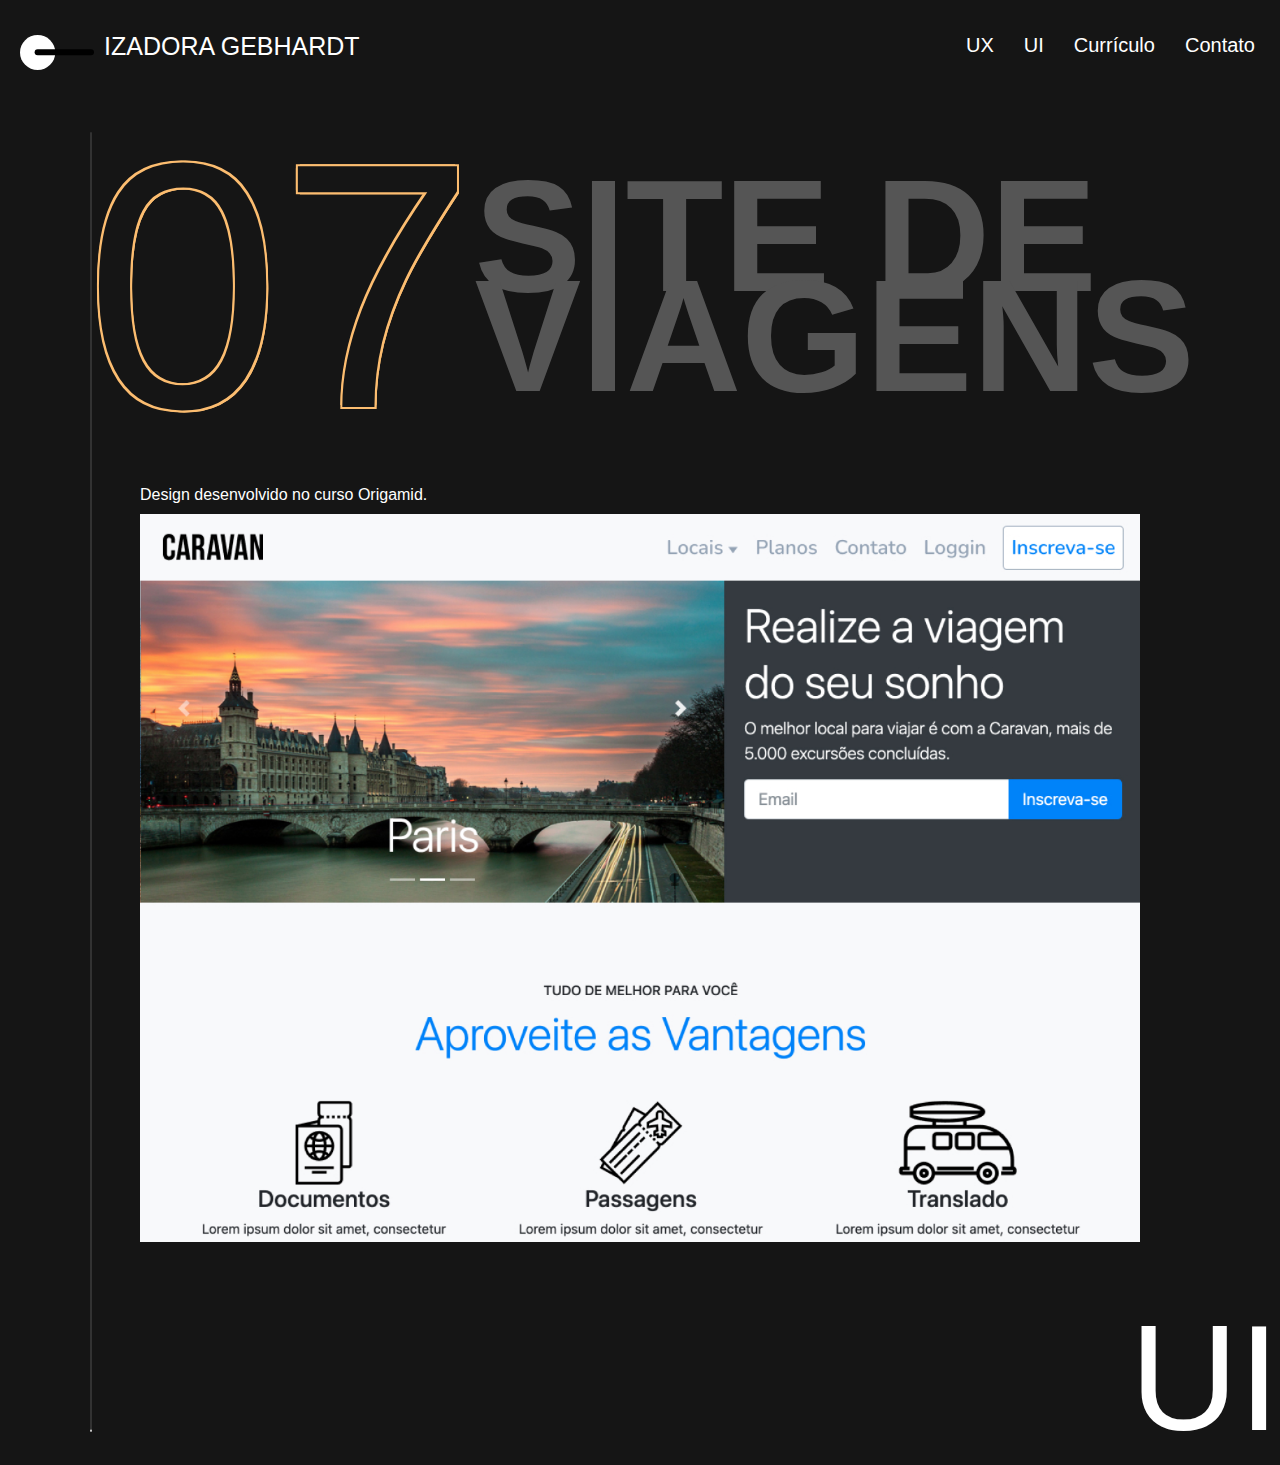
<file: UI/site de viagens/viagens.html>
<!DOCTYPE html>
<html lang="pt-br">
<head>
  <meta charset="UTF-8">
  <meta name="viewport" content="width=device-width, initial-scale=1.0">
  <link rel="stylesheet" href="/Home/style.css">
  <link rel="stylesheet" href="/UI/Granja/granja.css">
  <link rel="stylesheet" href="/UI/site-bicicleta/bicicleta.css">
  <link rel="stylesheet" href="/UI/site de viagens/viagens.css">
  <link rel="shortcut icon" href="/Home/tags/favicon.svg" type="image/x-icon">
  <script src="/Home/app.js" defer ></script>
  <title>Site de Viagens</title>
</head>

<body>
  <header id="home">
    <div id="home-tag">
      <a href="/Home/index.html"><img src="/Home/tags/tag.svg"></a> 
      <a href="/Home/index.html"><p>IZADORA GEBHARDT</a></p> 
     </div>

    <div>
      <ul id="home-links">
        <li><a href="/UX/ux.html">UX</a></li>
        <li><a href="/UI/ui.html">UI</a></li>
        <li><a href="/Curriculo/curriculo.html">Currículo</a></li>
        <li><a href="/Contato/contato.html">Contato</a></li>
      </ul>
    </div>

    <div class="btn-abrir-menu" id="btn-menu">
      <svg xmlns="http://www.w3.org/2000/svg" fill="currentColor" class="bi bi-list" viewBox="0 0 16 16">
        <path fill-rule="evenodd" d="M2.5 12a.5.5 0 0 1 .5-.5h10a.5.5 0 0 1 0 1H3a.5.5 0 0 1-.5-.5zm0-4a.5.5 0 0 1 .5-.5h10a.5.5 0 0 1 0 1H3a.5.5 0 0 1-.5-.5zm0-4a.5.5 0 0 1 .5-.5h10a.5.5 0 0 1 0 1H3a.5.5 0 0 1-.5-.5z"/>
      </svg>
    </div>

  <div class="menu-mobile" id="menu-mobile">
    <div class="btn-fechar">
      <svg xmlns="http://www.w3.org/2000/svg" fill="currentColor" class="bi bi-x-lg" viewBox="0 0 16 16">
        <path d="M2.146 2.854a.5.5 0 1 1 .708-.708L8 7.293l5.146-5.147a.5.5 0 0 1 .708.708L8.707 8l5.147 5.146a.5.5 0 0 1-.708.708L8 8.707l-5.146 5.147a.5.5 0 0 1-.708-.708L7.293 8 2.146 2.854Z"/>
      </svg>
    </div>

    <nav>
      <ul>
        <li><a href="/UX/ux.html">UX</a></li>
        <li><a href="/UI/ui.html">UI</a></li>
        <li><a href="/Curriculo/curriculo.html">Currículo</a></li>
        <li><a href="/Contato/contato.html">Contato</a></li>
      </ul>
    </nav>
  </div>

  <div class="overlay-menu" id="overlay-menu"></div>
  </header>



  <section id="homeGlobal">
    <div  id="tituloGlobal-S">
     <h1>07</h1>
    </div>
    <div id="tituloNGranja">
      <h1>SITE DE<br> 
        VIAGENS</h1>
    </div>

  </section>

<div class="contatoSB">

  <p>Design desenvolvido no curso Origamid.</p>
  <img src="/UI//site de viagens/foto viagem/viagem.png" width="1200">
</div>

<div class="linhaS">
  <img src="/UI/site-bicicleta/fotosB/Line 9.png" height="1400">
</div>

  
  <footer class="ui-final">
  <p>UI</p>
  </footer>
  


  
</body>
</html>
</file>
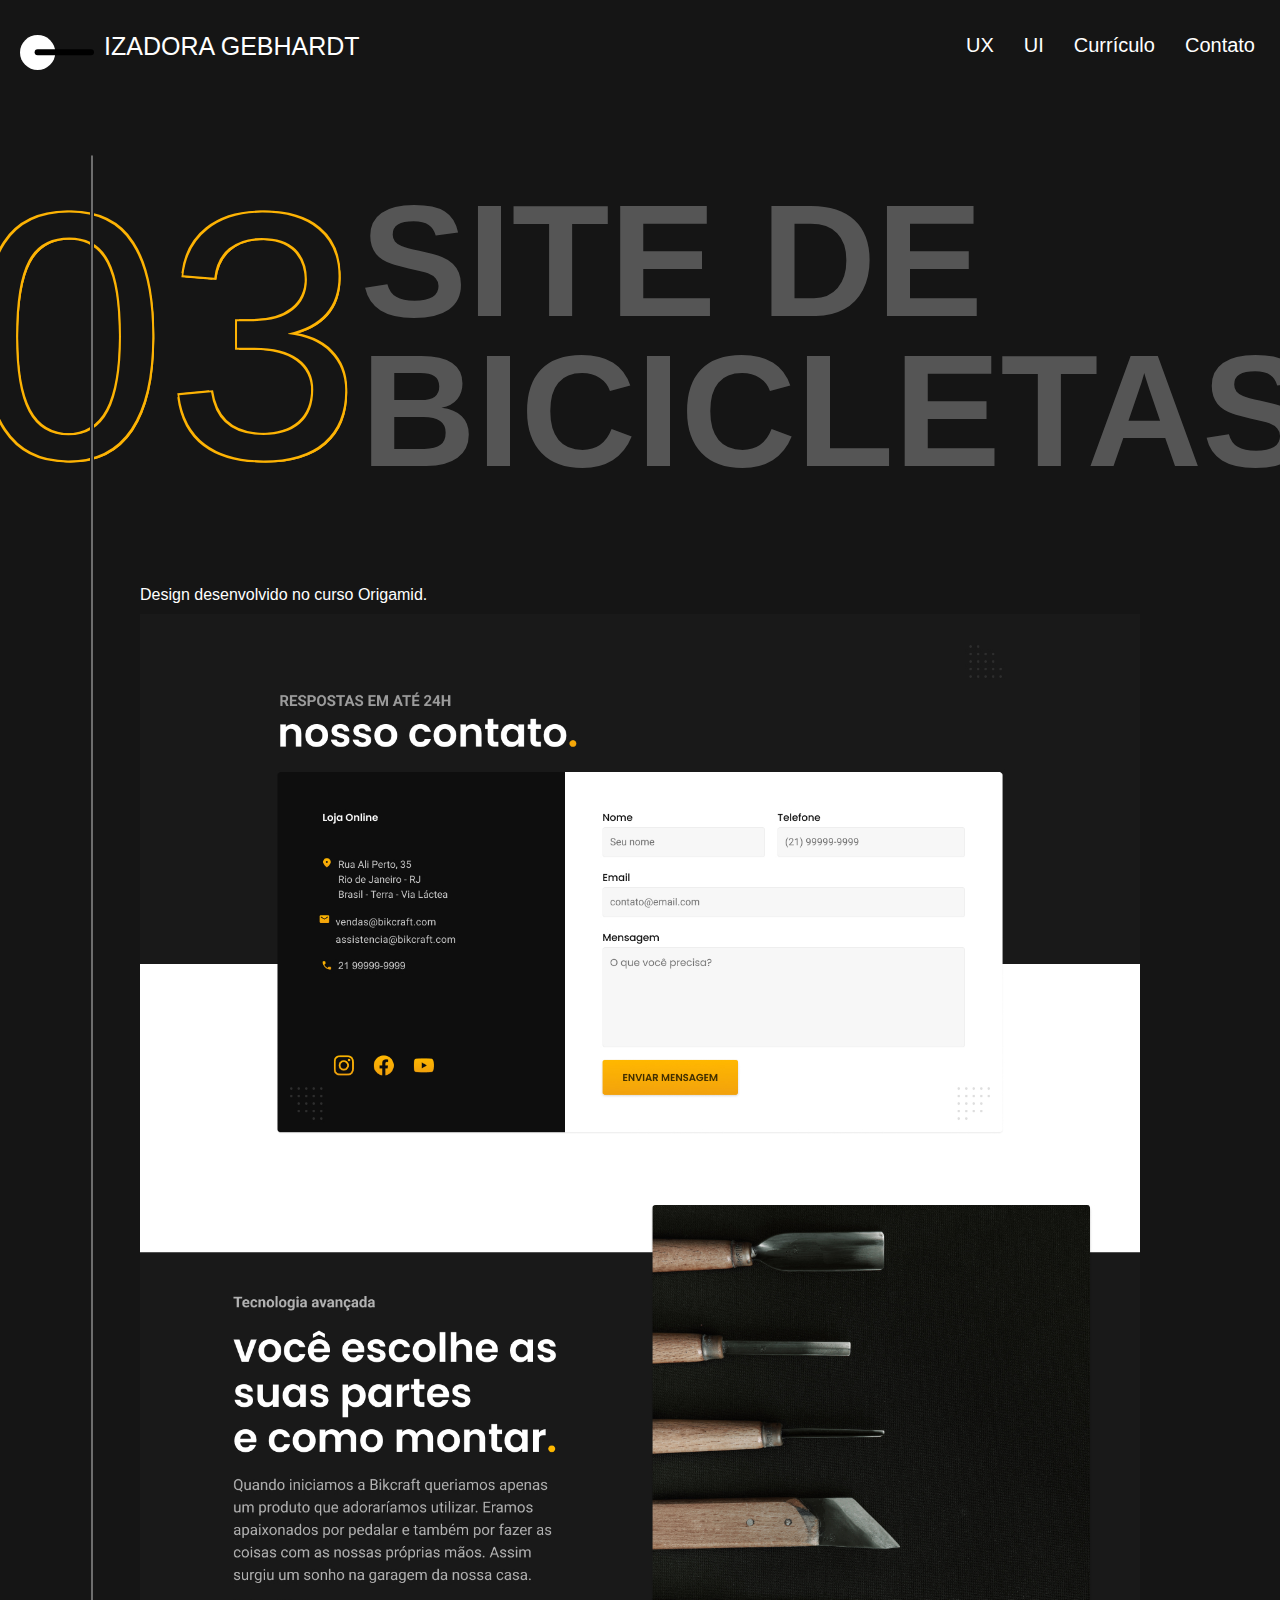
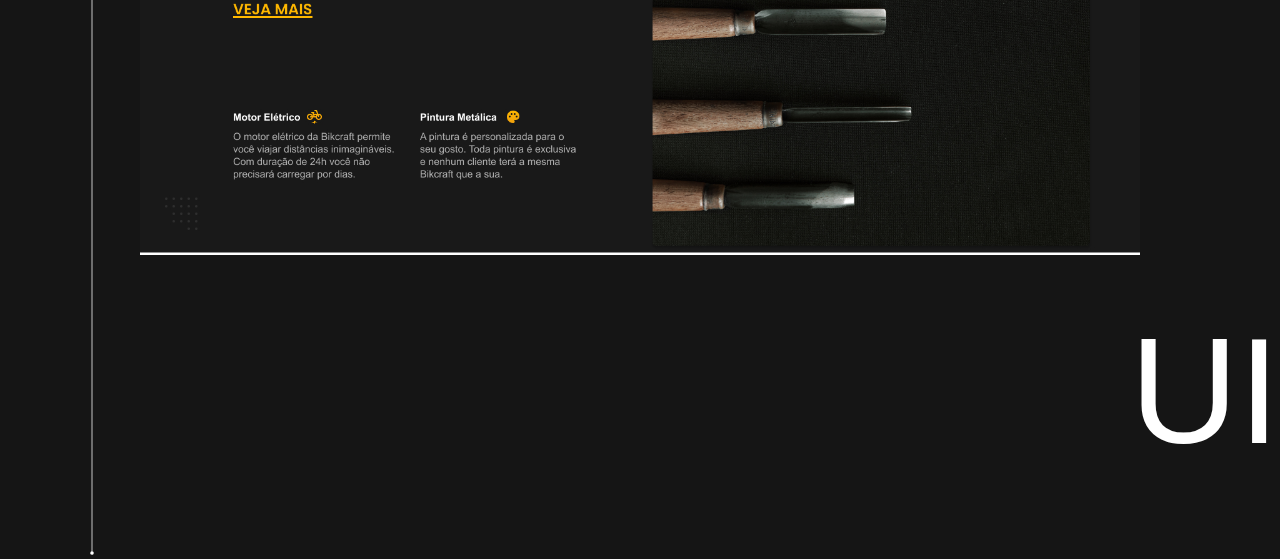
<file: UI/site-bicicleta/bicicleta.html>
<!DOCTYPE html>
<html lang="pt-br">
<head>
  <meta charset="UTF-8">
  <meta name="viewport" content="width=device-width, initial-scale=1.0">
  <link rel="stylesheet" href="/Home/style.css">
  <link rel="stylesheet" href="/UI/Granja/granja.css">
  <link rel="stylesheet" href="/UI/site-bicicleta/bicicleta.css">
  <link rel="shortcut icon" href="/Home/tags/favicon.svg" type="image/x-icon">
  <script src="/Home/app.js" defer ></script>
  <title>Site de Bicicleta</title>
</head>

<body>
  <header id="home">
    <div id="home-tag">
      <a href="/Home/index.html"><img src="/Home/tags/tag.svg"></a> 
      <a href="/Home/index.html"><p>IZADORA GEBHARDT</a></p> 
     </div>

    <div>
      <ul id="home-links">
        <li><a href="/UX/ux.html">UX</a></li>
        <li><a href="/UI/ui.html">UI</a></li>
        <li><a href="/Curriculo/curriculo.html">Currículo</a></li>
        <li><a href="/Contato/contato.html">Contato</a></li>
      </ul>
    </div>

    <div class="btn-abrir-menu" id="btn-menu">
      <svg xmlns="http://www.w3.org/2000/svg" fill="currentColor" class="bi bi-list" viewBox="0 0 16 16">
        <path fill-rule="evenodd" d="M2.5 12a.5.5 0 0 1 .5-.5h10a.5.5 0 0 1 0 1H3a.5.5 0 0 1-.5-.5zm0-4a.5.5 0 0 1 .5-.5h10a.5.5 0 0 1 0 1H3a.5.5 0 0 1-.5-.5zm0-4a.5.5 0 0 1 .5-.5h10a.5.5 0 0 1 0 1H3a.5.5 0 0 1-.5-.5z"/>
      </svg>
    </div>

  <div class="menu-mobile" id="menu-mobile">
    <div class="btn-fechar">
      <svg xmlns="http://www.w3.org/2000/svg" fill="currentColor" class="bi bi-x-lg" viewBox="0 0 16 16">
        <path d="M2.146 2.854a.5.5 0 1 1 .708-.708L8 7.293l5.146-5.147a.5.5 0 0 1 .708.708L8.707 8l5.147 5.146a.5.5 0 0 1-.708.708L8 8.707l-5.146 5.147a.5.5 0 0 1-.708-.708L7.293 8 2.146 2.854Z"/>
      </svg>
    </div>

    <nav>
      <ul>
        <li><a href="/UX/ux.html">UX</a></li>
        <li><a href="/UI/ui.html">UI</a></li>
        <li><a href="/Curriculo/curriculo.html">Currículo</a></li>
        <li><a href="/Contato/contato.html">Contato</a></li>
      </ul>
    </nav>
  </div>

  <div class="overlay-menu" id="overlay-menu"></div>
  </header>



  <section id="homeGlobal">
    <div  id="tituloGlobal-B">
     <h1>03</h1>
    </div>
    <div id="tituloNGranja">
      <h1>SITE DE <br> 
        BICICLETAS</h1>
    </div>

  </section>

<div class="contatoSB">

  <p>Design desenvolvido no curso Origamid.</p>
  <img src="/UI/site-bicicleta/fotosB/seguro 1.png">
</div>

<div class="linhaB">
  <img src="/UI/site-bicicleta/fotosB/Line 9.png" height="2000">
</div>

  
  <footer class="ui-final">
  <p>UI</p>
  </footer>
  


  
</body>
</html>
</file>
<file: style.css>
*{
  background-color:#151515 ;
  font-family: 'Segoe UI', Tahoma, Geneva, Verdana, sans-serif;
  margin: 0px;
  padding: 0px;
  text-decoration: none;
  color: #ffffff;
} 

#home{
display: grid;
grid-auto-flow:column;
justify-content: space-between;
color: #ffffff;
font-size: 25px;
margin: 10px;
}

#home img{
  padding: 10px;
  margin-top: 15px;
}

#home-tag{
  display: grid;
  grid-auto-flow:column;
}

#home-tag p{
  margin-top: 22px;
}

.menu-mobile{
  display: none;
}
.btn-abrir-menu{
display: none;
}


#home-links{
  display: grid;
  grid-auto-flow:column;
  font-size: 30px;
}

#home-links li{
margin-top: 0px;
padding-top: 0px;
padding: 15px;
list-style: none;
}

#home-links a{
color: #ffffff;
font-size: 20px;
}

.overlay-menu{
  display: none;
}

#home-links a:hover{
  color: #fff500;
}

section{
  position: relative;

}

#home-iza img{
  position: absolute;
  margin-left: 90px;
  margin-top: -180px;
  margin-right: 0px;
  margin-bottom: 0px;
  height: 480px;
}

#home-iza h1{
  margin-top: 45px;
  font-size: 200px;
  line-height: 120px;
  margin-bottom: 0px;
}

#home-iza-t{
margin-top: 230px;
text-align: center;
}

#iz{
  margin-right: 300px;
  font-weight:lighter;
  color: #fff500;
  
}

#ge{
  margin-right: 10px;
  color: #151515;
  text-shadow: 
  2px 2px 0px #fff500,
  -2px 2px 0px #fff500,
  -2px -2px 0px #fff500,
  -2px 2px 0px #fff500,
  2px -2px 0px #fff500;
}



    @media (min-width: 1560px){
      #home-iza img{
        height: 750px;
        margin-top: -450px;

      }
      #home-iza-t{
        margin-top: 530px;
        margin-left: 150px;
        text-align: start;
        }
      }

      @media (max-width: 1100px){
        #home-iza img{
          height: 750px;
          margin-top: -500px;
  
        }
        #home-iza-t{
          margin-top: 580px;
          margin-left: 150px;
          text-align: start;
          }

          #home-iza-t h1{
            font-size: 140px;
            margin-top: 10px;
            }
        }

        @media( max-width: 900px){
          #home-iza img{
            height: 700px;
            margin-top: -500px;
    
          }
          #home-iza-t{
            margin-top: 580px;
            margin-left: 150px;
            text-align: start;
            }
  
            #home-iza-t h1{
              font-size: 110px;
              margin-top: 10px;
              line-height: 100px;
              }

              #home-tag p{
                font-size: 20px;
                margin-top: 25px;
              }
        }
    
    
        @media( max-width: 555px){
          #home-tag p{
            display: none;
          }

          #home-iza img{
            display: none;
          }


           /* mobile */
          .btn-abrir-menu svg{
            color: #fff500;
            width: 40px;
          }

        .menu-mobile{
        display: grid;
        height: 10vh;
        position: fixed;
        top: 0;
        right: 0;
       width: 0%;
       transition:.2s;
       z-index: 999999;
        }
        .btn-abrir-menu{
          display: block;
          }

        .menu-mobile.abrir-menu{
          width: 30%;
        }

        .menu-mobile.abrir-menu ~ .overlay-menu{
          display: block;
        }


        .menu-mobile .btn-fechar{
          padding: 15px 4%;
        }

        .btn-fechar svg{
          width: 20px;
        }

        .menu-mobile .btn-fechar svg{
          color: black;
          font-size: 30px;
        }

        .menu-mobile nav ul{
          text-align: right;
          list-style: none;
        }

        .menu-mobile nav ul li a{
         display: block;
          color: #ffffff;
          font-size: 20px;
          font-weight: 300;
          padding: 20px 8%;
          background-color: #151515;
        }

        .menu-mobile nav ul li a:hover{
          background-color: #fff500;
          color: black;
         font-weight: 900;
        }

        .overlay-menu{
          display: block;
          background-color: #000000a7;
          width: 100%;
          height: 100%;
          position: fixed;
          top: 0;
          left: 0;
          z-index: 888888;
          display: none;
        }
    
        #home-iza-t h1{
         font-size: 14vh;
         line-height: 90px;
        }
    
    
        #home-iza-t{
          transform: rotate(270deg);
          margin-top: 53vh;
          margin-bottom: 0px;
          display: block;
          margin-left: 38vw;
         margin-bottom: 5vh;
        }

        #home-links{
          display: none;
        }
    
        #iz{
          margin: 0px;
        }
    
        #home-tag img{
          margin-top: 0px;
          margin-left: 0px;
          margin-bottom: 20px;
        }
        }
</file>
<file: Home/style.css>
*{
  background-color:#151515 ;
  font-family: 'Segoe UI', Tahoma, Geneva, Verdana, sans-serif;
  margin: 0px;
  padding: 0px;
  text-decoration: none;
  color: #ffffff;
} 

#home{
display: grid;
grid-auto-flow:column;
justify-content: space-between;
color: #ffffff;
font-size: 25px;
margin: 10px;
}

#home img{
  padding: 10px;
  margin-top: 15px;
}

#home-tag{
  display: grid;
  grid-auto-flow:column;
}

#home-tag p{
  margin-top: 22px;
}

.menu-mobile{
  display: none;
}
.btn-abrir-menu{
display: none;
}


#home-links{
  display: grid;
  grid-auto-flow:column;
  font-size: 30px;
}

#home-links li{
margin-top: 0px;
padding-top: 0px;
padding: 15px;
list-style: none;
}

#home-links a{
color: #ffffff;
font-size: 20px;
}

.overlay-menu{
  display: none;
}

#home-links a:hover{
  color: #fff500;
}

section{
  position: relative;

}

#home-iza img{
  position: absolute;
  margin-left: 90px;
  margin-top: -180px;
  margin-right: 0px;
  margin-bottom: 0px;
  height: 480px;
}

#home-iza h1{
  margin-top: 45px;
  font-size: 200px;
  line-height: 120px;
  margin-bottom: 0px;
}

#home-iza-t{
margin-top: 230px;
text-align: center;
}

#iz{
  margin-right: 300px;
  font-weight:lighter;
  color: #fff500;
  
}

#ge{
  margin-right: 10px;
  color: #151515;
  text-shadow: 
  2px 2px 0px #fff500,
  -2px 2px 0px #fff500,
  -2px -2px 0px #fff500,
  -2px 2px 0px #fff500,
  2px -2px 0px #fff500;
}



    @media (min-width: 1560px){
      #home-iza img{
        height: 750px;
        margin-top: -450px;

      }
      #home-iza-t{
        margin-top: 530px;
        margin-left: 150px;
        text-align: start;
        }
      }

      @media (max-width: 1100px){
        #home-iza img{
          height: 750px;
          margin-top: -500px;
  
        }
        #home-iza-t{
          margin-top: 580px;
          margin-left: 150px;
          text-align: start;
          }

          #home-iza-t h1{
            font-size: 140px;
            margin-top: 10px;
            }
        }

        @media( max-width: 900px){
          #home-iza img{
            height: 700px;
            margin-top: -500px;
    
          }
          #home-iza-t{
            margin-top: 580px;
            margin-left: 150px;
            text-align: start;
            }
  
            #home-iza-t h1{
              font-size: 110px;
              margin-top: 10px;
              line-height: 100px;
              }

              #home-tag p{
                font-size: 20px;
                margin-top: 25px;
              }
        }
    
    
        @media( max-width: 555px){
          #home-tag p{
            display: none;
          }

          #home-iza img{
            display: none;
          }


           /* mobile */
          .btn-abrir-menu svg{
            color: #fff500;
            width: 40px;
          }

        .menu-mobile{
        display: grid;
        height: 10vh;
        position: fixed;
        top: 0;
        right: 0;
       width: 0%;
       transition:.2s;
       z-index: 999999;
        }
        .btn-abrir-menu{
          display: block;
          }

        .menu-mobile.abrir-menu{
          width: 30%;
        }

        .menu-mobile.abrir-menu ~ .overlay-menu{
          display: block;
        }


        .menu-mobile .btn-fechar{
          padding: 25px 4%;
        }

        .btn-fechar svg{
          width: 20px;
        }

        .menu-mobile .btn-fechar svg{
          color: black;
          font-size: 30px;
        }

        .menu-mobile nav ul{
          text-align: right;
          list-style: none;
        }

        .menu-mobile nav ul li a{
         display: block;
          color: #ffffff;
          font-size: 20px;
          font-weight: 300;
          padding: 20px 8%;
          background-color: #151515;
        }

        .menu-mobile nav ul li a:hover{
          background-color: #fff500;
          color: black;
         font-weight: 900;
        }

        .overlay-menu{
          display: block;
          background-color: #000000a7;
          width: 100%;
          height: 100%;
          position: fixed;
          top: 0;
          left: 0;
          z-index: 888888;
          display: none;
        }
    
        #home-iza-t h1{
         font-size: 14vh;
         line-height: 90px;
        }
    
    
        #home-iza-t{
          transform: rotate(270deg);
          margin-top: 53vh;
          margin-bottom: 0px;
          display: block;
          margin-left: 38vw;
         margin-bottom: 5vh;
        }

        #home-links{
          display: none;
        }
    
        #iz{
          margin: 0px;
        }
    
        #home-tag img{
          margin-top: 0px;
          margin-left: 0px;
          margin-bottom: 20px;
        }
        }

        @media( max-width: 430px){
          #home-iza-t h1{
            font-size: 90px;
            line-height: 70px;
           }

           #home-iza-t{
            transform: rotate(270deg);
            margin-top: 55vh;
            margin-left: 52vw;
            margin-bottom: 5vh;
           }

        }

        @media( max-width: 415px){
          #home-iza-t h1{
            font-size: 85px;
            line-height: 70px;
           }

           #home-iza-t{
            transform: rotate(270deg);
            margin-top: 55vh;
            margin-left: 51vw;
            margin-bottom: 5vh;
           }

        }

        @media( max-width: 393px){
          #home-iza-t h1{
            font-size: 80px;
            line-height: 60px;
           }

           #home-iza-t{
            transform: rotate(270deg);
            margin-top: 55vh;
            margin-left: 54vw;
            margin-bottom: 5vh;
           }
          
        }

        @media( max-width: 375px){
          #home-iza-t h1{
            font-size: 75px;
            line-height: 60px;
           }
           #home-iza-t{
            transform: rotate(270deg);
            margin-top: 55vh;
            margin-left: 54vw;
           margin-bottom: 5px;
          }
        }

        @media( max-width: 365px){
         
          #home-iza-t h1{
            font-size: 75px;
            line-height: 60px;
            margin: auto;
            margin-bottom: 15px;
           }

           #home-iza-t{
            transform: rotate(270deg);
            margin-top: 55vh;
            margin-left: 49vw;
            margin-bottom: 5vh;
           }

        }
</file>
<file: UI/ui.css>
*{
  background-color: #151515 ;
  font-family: 'Segoe UI', Tahoma, Geneva, Verdana, sans-serif;
  margin: 0px;
  padding: 0px;
  text-decoration: none;
  color: #ffffff;
} 

#home{
display: grid;
grid-auto-flow:column;
justify-content: space-between;
color: #ffffff;
font-size: 25px;
margin: 20px;
}

#home img{
  padding: 10px;
  margin-top: 15px;
}

#home-tag{
  display: grid;
  grid-auto-flow:column;
}

#home-tag p{
  margin-top: 22px;
}

#home-links{
  display: grid;
  grid-auto-flow:column;
  font-size: 30px;
}

#home-links li{
margin-top: 0px;
padding-top: 0px;
padding: 15px;
list-style: none;
}

#home-links a{
color: #ffffff;
font-size: 20px;
}

#home-links a:hover{
  color: #fff500;
}

.linha{
  position: absolute;
  transform: translate(2000%, 5%);
}

.linha img{
  height: 800px;
}

.menu h1{
  font-size: 50px;
  color: #fff500;
  margin-left: -696px;
  margin-top: 55px;
  text-align:center;
}

.menu{
text-align: center;
margin-top: 50px;
}

.menu img{
  margin: 10px;
  height:230px; 
}

.menu-ter{
 margin-right: 760px;
}

  .ui-final{
    position: flex;
    margin-top: -100px;
    margin-left: 80%;
    font-size: 200px;
    color: #5b580f;
   text-align: end;

  }

  .ovo:hover{
    box-shadow: 10px 10px 10px black;
    transform: scale(1.1);
  }

  
  @media (min-width: 1560px){
    .linha img{
      height: 790px;
      margin-left: 1px;
    }
    
    .menu h1{
      margin-right: -10px;
    }

    .menu{
      text-align: center;
      margin-top: 50px;
      width: 1400px;
      }
      
      .menu img{
        margin: 10px;
      }
      
    .ui-final{
      position: absolute;
      transform: translate(0%,-45%);
      font-size: 150px;
      margin-left: 88%;
    margin-bottom: 0px;
    }

  }

  @media (max-width: 1100px){
    .linha{
      display: none;
    }

    .ui-final{
      position: absolute;
      transform: translate(0%,-50%);
      font-size: 150px;
      margin-left: 80%;
      margin-bottom: 10%;
    }

    .menu{
      display: grid;
      text-align: center;
      margin-top: 50px;
      margin-left: -40px;
     width: 1100px;
      }
  }

  @media (max-width: 900px){
    .linha{
      display: none;
    }

    .ui-final{
      position: absolute;
      transform: translate(0%,90%);
      font-size: 100px;
      margin-left: 80%;
      margin-bottom: 10%;
    }

    .menu{
      display: grid;
      text-align: center;
      margin-top: 50px;
      margin: auto;
      margin-left: 0px;
      width: 700px;
      }

      .menu h1{
        font-size: 40px;
      margin-right: -270px;
      }

      .menu img{
        margin: 10px;
        height:150px; 
      }

      .menu-ter img{
        position: absolute;
        margin-left: 45px;
      }
  }


  @media (max-width: 555px){
    .linha{
      display: none;
    }

    .ui-final{
      transform: translate(0%,150%);
      font-size: 90px;
      margin-left: 65%;
      margin-bottom: 10%;
    }

    .menu h1{
      font-family: 'Segoe UI', Tahoma, Geneva, Verdana, sans-serif;
      font-size: 30px;
      color: #fff500;
      margin-top: 25px;
      margin-left: 8px;
      margin-bottom: 30px;
      text-align: start;
    }

    .menu{
      display: block;
      columns: 1fr;
     width: 370px;
     margin: auto;
      }

      #menu-ter img{
      margin: auto;
      }

      #home-tag p{
        display: none;
      }

      #home-links{
        display: none;
      }

      .menu img{
        margin: 5px;
        height:170px; 
      }
  }

  @media (max-width: 433px){
    .menu h1{
      font-family: 'Segoe UI', Tahoma, Geneva, Verdana, sans-serif;
      margin: auto;
      font-size: 30px;
      color: #fff500;
      margin-top: 20px;
      margin-left: 8px;
      margin-bottom: 10px;
      text-align: start;
    }

    .menu{
      display: block;
      columns: 1fr;
     width: 400px;
     margin: auto;
      }

      .menu-ter a img{
       margin-left: 1.8vw;
      }

      .menu img{
        margin: 5px;
        height:185px; 
      }

      .ui-final{
        font-family: 'Segoe UI', Tahoma, Geneva, Verdana, sans-serif;
        transform: translate(0%,0%);
        font-size: 70px;
        margin-left: 79vw;
        margin-top: 13vh;
      }
    }
  

  @media (max-width: 414px){
    .menu h1{
      margin: auto;
      font-size: 30px;
      color: #fff500;
      margin-top: 20px;
      margin-left: 8px;
      margin-bottom: 10px;
      text-align: start;
    }

    .menu{
      display: block;
      columns: 1fr;
     width: 390px;
     margin: auto;
      }

      .menu-ter a img{
       margin-left: 1.5vw;
      }

      .menu img{
        margin: 5px;
        height:180px; 
      }

      .ui-final{
        font-family: 'Segoe UI', Tahoma, Geneva, Verdana, sans-serif;
        transform: translate(0%,0%);
        font-size: 70px;
        margin-left: 79vw;
        margin-top: 13vh;
      }
  }

  @media (max-width: 393px){
    .menu h1{
      font-size: 30px;
      color: #fff500;
      margin-top: 20px;
      margin-left: 8px;
      margin-bottom: 10px;
      text-align: start;
    }

    .menu{
      display: block;
      columns: 1fr;
     width: 370px;
     margin: auto;
      }

      .menu-ter a img{
       margin-left: 1.9vw;
      }

      .menu img{
        margin: 5px;
        height:170px; 
      }

      .ui-final{
        font-family: 'Segoe UI', Tahoma, Geneva, Verdana, sans-serif;
        transform: translate(0%,0%);
        font-size: 70px;
        margin-left: 79vw;
        margin-top: 13vh;
      }
  }

  @media (max-width: 375px){
    .menu h1{
      font-size: 30px;
      color: #fff500;
      margin-top: 20px;
      margin-left: 8px;
      margin-bottom: 10px;
      text-align: start;
    }

    .menu{
      display: block;
      columns: 1fr;
     width: 350px;
     margin: auto;
      }

      .menu-ter a img{
       margin-left: 2vw;
      }

      .menu img{
        margin: 5px;
        height:160px; 
      }

      .ui-final{
        font-family: 'Segoe UI', Tahoma, Geneva, Verdana, sans-serif;
        transform: translate(0%,0%);
        font-size: 70px;
        margin-left: 78vw;
        margin-top: 12vh;
      }
  }

  @media (max-width: 360px){
   
    .menu h1{
      font-size: 30px;
      color: #fff500;
      margin-top: 20px;
      margin-left: 18px;
      margin-bottom: 10px;
      text-align: start;
    }

    .menu{
      display: block;
      columns: 1fr;
     width: 350px;
     margin: auto;
      }

      .menu-ter a img{
       margin-left: 5vw;
      }

      .menu img{
        margin: 5px;
        height:150px; 
      }

      .ui-final{
        font-family: 'Segoe UI', Tahoma, Geneva, Verdana, sans-serif;
        transform: translate(0%,0%);
        font-size: 70px;
        margin-left: 76vw;
        margin-top: 10vh;
      }
  
  }
</file>
<file: UI/Granja/granja.css>
#linhaGranja{
  position: absolute;
  transform: translate(0px, -4900px);
  margin-left: 6%;
}

#homeGlobal{
  display: flex;
  align-items: center;
  justify-content: center;
  margin-top: 100px;
  font-size: 90px;
  line-height: 150px;
}

#homeGlobal h1{
  color:#555555 ;
}

#tituloGlobal h1{
  font-size: 350px;
  font-weight: normal;
  color: #151515;
  text-shadow: 
  -2px -2px 8px #f58634,
  -2px 2px 8px #f58634,
  2px 2px 2px #f58634,
  2px 2px 2px #f58634;
}

#homeGlobalTexto{
  display: grid;
  align-items: center;
  justify-content: center;
  margin-top: 50px;
  margin-bottom: 50px;
}

#homeGrlobalTexto a{
  margin-top: 20px;
}

#homeGlobalTexto a:hover{
  color: blue;
}

#home-granja{
justify-content:center;
}


.figuras{
  text-align: center;
  margin-bottom: 200px;
}

.figuras img{
  width:1000px;}

.qua-esq{
  position: absolute;
  transform: translate(0px, -2050px);
}

.qua-esq img{
  width:150px; 
  height:150px;
}

.qua-dir{
  position: absolute;
  transform: translate(0px, -320px);
  margin-left: 88%;
}

.qua-dir img{
  width: 160px;
  height: 300px;
}

.figma{
  position: absolute;
  transform: translate(0px, -240px);
  margin-left: 91%;
}

.figma img{
  width: 100px;
}

.principal-granja{
  position: absolute;
  transform: translate(50%, -105%);
  background-color: black;
}

.principal-granja img{
  background-color: black;
  width:400px;
}

.facaSeuPedido{
  position: absolute;
  transform: translate(455%, -910%);
}

.facaSeuPedido img{
  width:200px;
}

.figuraE img{
  width:1300px;
}

.cores{
  position: absolute;
  transform: translate(300%, -860%);
  font-size: 30px;
  background-color: black;
}

.cores h2{
  background-color: black;
}

.componentes{
  position: absolute;
  transform: translate(300%, -860%);
  font-size: 30px;
  background-color: black;
}

.componentes h2{
  background-color: black;
}

.logo{
  position: absolute;
  transform: translate(960%, -510%);
  background-color: black;
}

.logo img{
  background-color: black;
  width:100px;
}

.penaRealPB{
  position: absolute;
  transform: translate(550%, -150%);
  background-color: black;
}

.penaRealPB img{
  background-color: black;
  width:150px;
}

.penaRealC{
  position: absolute;
  transform: translate(700%, -145%);
  background-color: black;
}

.penaRealC img{
  background-color: black;
  width:150px;
}

.celular{
  text-align: center;
  margin-top: 200px;
  margin-bottom: 150px;
}

.celular img{
  width:1000px;
  height:600px;
}

.ui-final p{
 font-size: 150px;
 margin-bottom: 0px;
text-align: end;
}

.ui-final{
  margin: 0px;
  padding: 0px;
}

@media (min-width: 1560px){
  .qua-dir{
    transform: translate(0px, -400px);
    margin-left: 91%;
  }

  .figma{
    position: absolute;
    transform: translate(0px, -330px);
    margin-left: 94%;
  }

  .figuraE img{
    width:1800px;
  }

  .principal-granja{
    transform: translate(50%, -135%);
  }
  
  
  .facaSeuPedido{
    position: absolute;
    transform: translate(555%, -1230%);
  }

  .cores{
    transform: translate(210%, -900%);
    font-size: 40px;
  }
  
  .componentes{
    position: absolute;
    transform: translate(270%, -900%);
    font-size: 40px;
  }
  
  .logo{
    position: absolute;
    transform: translate(1160%, -700%);
    background-color: black;
  }
  
  .penaRealPB{
    position: absolute;
    transform: translate(650%, -260%);
  }

  .penaRealC{
    position: absolute;
    transform: translate(850%, -247%);
  }

  #linhaGranja{
    position: absolute;
    transform: translate(0px, -5050px);
    margin-left: 5%;
  }

  }

  @media (max-width: 1100px){
    #linhaGranja{
      display: none;
    }
    
    #homeGlobal{
      font-size: 60px;
      line-height: 100px;
      width: 900px;
    }

    #homeGlobalTexto{
      margin-top: 70px;
      margin-bottom: 30px;
      margin-left: 30px;
      text-align: start;
    }
    
   a{
      margin-top: 0px;
    }
    
    .qua-esq{
    display: none;
    }
    
    .qua-dir{
      position: absolute;
      transform: translate(0px, -170px);
      margin-left: 90%;
    }

    .qua-dir img{
        width: 102px;
      height: 130px;

    }
    
    .figma{
      position: absolute;
      transform: translate(0px, -150px);
      margin-left: 93%;
    }

    .figma img{
      width: 60px;
    }

    .figuraE img{
      width:900px;
    }
  
    .principal-granja{
      transform: translate(50%, -105%);
    }

    .principal-granja img{
      width: 250px;
    }
    
    
    .facaSeuPedido{
      position: absolute;
      transform: translate(405%, -830%);
    }

    .facaSeuPedido img{
      width: 150px;
    }
  
    .cores{
      transform: translate(170%, -590%);
      font-size: 30px;
    }

    .componentes{
      position: absolute;
      transform: translate(230%, -700%);
      font-size: 25px;
    }
    
    .logo{
      position: absolute;
      transform: translate(1100%, -600%);
      background-color: black;
    }

    .logo img{
      width: 60px;
    }
    
    .penaRealPB{
      position: absolute;
      transform: translate(450%, -120%);
    }

    .penaRealPB img{
      width: 120px;
    }
  
    .penaRealC{
      position: absolute;
      transform: translate(480%, -105%);
    }

    .penaRealC img{
      width: 150px;
    }
    .celular img{
      width: 900px;
    }

    .figuras img{
      width:900px;}

  }

  @media (max-width: 900px){
    #linhaGranja{
      display: none;
    }
    
    #homeGlobal{
      font-size: 40px;
      line-height: 100px;
      width: 700px;
    }

    #tituloGlobal h1{
      font-size: 300px;
      font-weight: normal;
      color: #151515;
      text-shadow: 
      2px 2px 0px #f58634,
        2px 2px 0px #f58634,
        -2px -2px 0px #f58634,
        -2px 2px 0px #f58634,
        2px -2px 0px #f58634;
    }

    #homeGlobalTexto{
      margin-top: 70px;
      margin-bottom: 30px;
      margin-left: 30px;
      text-align: start;
      width: 700px;
    }

   .figuras{
      width: 700px;
    }
    
   a{
      margin-top: 0px;
    }
    
    .qua-esq{
    display: none;
    }
    
    .qua-dir{
      position: absolute;
      transform: translate(0px, -170px);
      margin-left: 87%;
    }

    .qua-dir img{
        width: 102px;
      height: 130px;

    }
    
    .figma{
      position: absolute;
      transform: translate(0px, -150px);
      margin-left: 91%;
    }

    .figma img{
      width: 60px;
    }

    .figuraE img{
      width:730px;
    }
  
    .principal-granja{
      transform: translate(50%, -105%);
    }

    .principal-granja img{
      width: 200px;
    }
    
    
    .facaSeuPedido{
      position: absolute;
      transform: translate(465%, -830%);
    }

    .facaSeuPedido img{
      width: 110px;
    }
  
    .cores{
      transform: translate(150%, -590%);
      font-size: 25px;
    }

    .componentes{
      position: absolute;
      transform: translate(250%, -700%);
      font-size: 20px;
    }
    
    .logo{
      position: absolute;
      transform: translate(900%, -450%);
      background-color: black;
    }

    .logo img{
      width: 60px;
    }
    
    .penaRealPB{
      position: absolute;
      transform: translate(350%, -120%);
    }

    .penaRealPB img{
      width: 120px;
    }
  
    .penaRealC{
      position: absolute;
      transform: translate(380%, -105%);
    }

    .penaRealC img{
      width: 150px;
    }
    .celular img{
      width: 600px;
      height: 400px;
    }

    .figuras img{
      width:700px;
      margin-left: 25px;
  }

  .ui-final p{
    font-size: 90px;
  }

  }
  

  @media (max-width: 431px){
    #linhaGranja{
     display: none;
    }

    body{
      margin: auto;
    }
    
    #homeGlobal{
      width: 410px;
      margin: auto;
    }
    
    #homeGlobal h1{
      color:#555555 ;
      font-size: 40px;
      line-height: 35px;
      margin-top: 20px;
      margin-bottom: 20px;
    }
    
    #tituloGlobal h1{
      font-size: 100px;
      font-weight:bold;
      color: #151515;
      text-shadow: 
      2px 2px 0px #f58634,
        2px 2px 0px #f58634,
        -2px -2px 0px #f58634,
        -2px 2px 0px #f58634,
        2px -2px 0px #f58634;
    }
    
    #homeGlobalTexto{
      display: grid;
      align-items: center;
      justify-content: center;
      margin:auto;
      margin-top: 30px;
      margin-bottom: 50px;
      width: 380px;
      font-size: 12px;
    }
    
    a{
      margin-top: 10px;
      color: #f58634;
    }
    
    #homeGlobalTexto a:hover{
      color: blue;
    }

    #home-granja{
      justify-content:center;
      }
      
      div.figuras{
        margin-bottom: 50px;
        width: auto;
        margin-left: -25px;
      }
      
      .figuras img{
        width:400px;
      }
      .qua-esq{
        display: none;
      }
      
      .qua-esq img{
       display: none;
      }
      
      .qua-dir{
        display: none;
      }
      
      .qua-dir img{
       display: none;
      }
      
      .figma{
       display: none;
      }

      .figuraE img{
        width:400px;
        height: 200px;
      }

      .principal-granja{
        position: absolute;
        transform: translate(50%, -105%);
        background-color: black;
      }
      
      .principal-granja img{
        background-color: black;
        width:110px;
      }
      
      .facaSeuPedido{
        position: absolute;
        transform: translate(355%, -600%);
        background-color: black;
      }
      
      .facaSeuPedido img{
        width:70px;
      }
      
      .cores{
        position: absolute;
        font-size: 12px;
        transform: translate(140%, -800%);
        background-color: black;
      }
      
      .cores h2{
        background-color: black;
      }
      
      .componentes{
        position: absolute;
        font-size: 12px;
        transform: translate(170%, -800%);
        background-color: black;
      }
      
      .componentes h2{
        background-color: black;
      }
      
      .logo{
        position: absolute;
        transform: translate(660%, -350%);
        background-color: black;
      }
      
      .logo img{
        background-color: black;
        width:40px;
      }
      
      .penaRealPB{
        position: absolute;
        transform: translate(440%, -150%);
        background-color: black;
      }
      
      .penaRealPB img{
        background-color: black;
        width:50px;
      }
      
      .penaRealC{
        position: absolute;
        transform: translate(500%, -135%);
        background-color: black;
      }
      
      .penaRealC img{
        background-color: black;
        width:60px;
      }
      
      .celular{
        text-align: center;
        margin-top: 50px;
        margin-bottom: 50px;
      }
      
      .celular img{
        width:400px;
        height:250px;
      }
      
      .ui-final p{
       font-size: 50px;
      margin-right: 10px;
      text-align: end;
      }
      
      .ui-final{
        margin: 0px;
        padding: 0px;
      }
  }

 

  @media (max-width: 415px){
    #linhaGranja{
     display: none;
    }
    
    #homeGlobal{
      width: 395px;
      margin: auto;
    }
    
    #homeGlobal h1{
      color:#555555 ;
      font-size: 35px;
    }
    
    #tituloGlobal h1{
      font-size: 100px;
      color: #151515;
      
    }
    
    #homeGlobalTexto{
      width: 380px;
      font-size: 12px;
    }

      .figuras{
        margin-left: 0vw;
        margin-bottom: 50px;
      }
      
      .figuras img{
        width:380px;}

      .figuraE img{
        width:400px;
        height: 200px;
      }

      .principal-granja{
        position: absolute;
        transform: translate(30%, -110%);
        background-color: black;
      }
      
      .principal-granja img{
        background-color: black;
        width:130px;
      }
      
      .facaSeuPedido{
        position: absolute;
        transform: translate(395%, -720%);
        background-color: black;
      }
      
      .facaSeuPedido img{
        width:70px;
      }
      
      .cores{
        position: absolute;
        transform: translate(140%, -800%);
        background-color: black;
      }
      
      .cores h2{
        background-color: black;
      }
      
      .componentes{
        position: absolute;
        transform: translate(170%, -800%);
        background-color: black;
      }
      
      .componentes h2{
        background-color: black;
      }
      
      .logo{
        position: absolute;
        transform: translate(730%, -430%);
        background-color: black;
      }
      
      .logo img{
        background-color: black;
        width:40px;
      }
      
      .penaRealPB{
        position: absolute;
        transform: translate(500%, -150%);
        background-color: black;
      }
      
      .penaRealPB img{
        background-color: black;
        width:50px;
      }
      
      .penaRealC{
        position: absolute;
        transform: translate(540%, -135%);
        background-color: black;
      }
      
      .penaRealC img{
        background-color: black;
        width:60px;
      }
      
      .celular{
        text-align: center;
        margin-top: 50px;
        margin-bottom: 50px;
      }
      
      .celular img{
        width:380px;
        height:250px;
      }
      
      .ui-final p{
       font-size: 50px;
      }
      

  }

  @media (max-width: 395px){
    #linhaGranja{
      display: none;
     }
     
     #homeGlobal{
       width: 370px;
       margin: auto;
     }
     
     #homeGlobal h1{
       color:#555555 ;
       font-size: 35px;
     }
     
     #tituloGlobal h1{
       font-size: 100px;
       color: #151515;
       
     }
     
     #homeGlobalTexto{
       width: 370px;
       font-size: 12px;
     }
 
       .figuras{
         margin-left: 0vw;
         margin-bottom: 50px;
       }
       
       .figuras img{
         width:360px;}
 
       .figuraE img{
         width:380px;
         height: 200px;
       }
 
       .principal-granja{
         position: absolute;
         transform: translate(30%, -110%);
         background-color: black;
       }
       
       .principal-granja img{
         background-color: black;
         width:130px;
       }
       
       .facaSeuPedido{
         position: absolute;
         transform: translate(345%, -660%);
         background-color: black;
       }
       
       .facaSeuPedido img{
         width:70px;
       }
       
       .cores{
         position: absolute;
         transform: translate(150%, -600%);
         font-size: 12px;
         background-color: black;
       }
       
       .cores h2{
         background-color: black;
       }
       
       .componentes{
         position: absolute;
         transform: translate(220%, -720%);
         font-size: 12px;
         background-color: black;
       }
       
       .componentes h2{
         background-color: black;
       }
       
       .logo{
         position: absolute;
         transform: translate(640%, -400%);
         background-color: black;
       }
       
       .logo img{
         background-color: black;
         width:40px;
       }
       
       .penaRealPB{
         position: absolute;
         transform: translate(420%, -150%);
         background-color: black;
       }
       
       .penaRealPB img{
         background-color: black;
         width:50px;
       }
       
       .penaRealC{
         position: absolute;
         transform: translate(470%, -135%);
         background-color: black;
       }
       
       .penaRealC img{
         background-color: black;
         width:60px;
       }
       
       .celular{
         text-align: center;
         margin-top: 50px;
         margin-bottom: 50px;
       }
       
       .celular img{
         width:360px;
         height:250px;
       }
       
       .ui-final p{
        font-size: 50px;
       }
       
  }


  @media (max-width: 376px){
    #homeGlobal{
      width: 350px;
      margin: auto;
    }
    
    #homeGlobal h1{
      color:#555555 ;
      font-size: 32px;
    }
    
    #tituloGlobal h1{
      font-size: 100px;
      color: #151515;
      
    }
    
    #homeGlobalTexto{
      width: 350px;
      font-size: 12px;
    }

    .figuraE img{
      width:360px;
      height: 200px;
    }

    .figuras img{
      width:345px;}

  .celular img{
    width:345px;
    height:250px;
  }}

  @media (max-width: 361px){
    #homeGlobal{
      width: 340px;
      margin: auto;
    }
    
    #homeGlobal h1{
      color:#555555 ;
      font-size: 32px;
    }
    
    #tituloGlobal h1{
      font-size: 100px;
      color: #151515;
      
    }
    
    #homeGlobalTexto{
      width: 340px;
      font-size: 12px;
    }

    .figuraE img{
      width:350px;
      height: 200px;
    }

    .figuras img{
      width:330px;}

  .celular img{
    width:330px;
    height:250px;
  }}
</file>
<file: UI/contabilidade/contabilidade.css>
#linhaContabilidade-c{
  position: absolute;
  transform: translate(0px, -6500px);
  margin-left: 6%;
}

#homeGlobal-c{
  display: flex;
  align-items: center;
  justify-content: center;
  margin-top: 100px;
  font-size: 70px;
  line-height: 100px;
}

#tituloNGlobal{
  margin-top: 25px;
}

#homeGlobal-c h1{
  color:#555555 ;
}

#tituloGlobal-c h1{
  font-size: 250px;
  font-weight: normal;
  color: #151515;
  text-shadow: 
  2px 2px 0px #23b0ff,
  2px 2px 0px #23b0ff,
  -2px -2px 0px #23b0ff,
  -2px 2px 0px #23b0ff,
  2px -2px 0px #23b0ff;
}

#homeGlobalTexto-c{
  display: grid;
  align-items: center;
  justify-content: center;
  margin-top: 50px;
  margin-bottom: 50px;
}

.texto-contabil{
  margin: 20px;
}

.ponto-contabil{
  margin-left: 20px;
}

.ponto-contabil li{
  margin: 5px;
}

#homeGlobalTexto-c a{
  margin-left: 20px;
}

#homeGlobalTexto-c a:hover{
  color: blue;
}

.espacoSindico{
  margin-top: 50px;
  margin-left: 20px;
  font-size: 30px;
  display: flex;
}

.espacoSindico h2{
  border-bottom: 5px solid #ffffff;
  font-weight: 100;
}

.fotos{
  display: grid;
  align-items: center;
  justify-content: center;
  text-align: center;
}

.fotos div{
  margin-bottom: 30px;

}

.foto01 img{
  width:1100px;
}

.foto02 img{
  width:1100px;
}

.foto04 img{
  width:800px;
}

.foto05 img{
  width:1100px;
}

.retVirado{
  position: absolute;
  transform: translate(0px,-900px);
  margin-left: 10%;
}

.metRetangulo{
  position: absolute;
  transform: translate(0px,-350px);
  margin-left: 87%;
}

.figmaC{
  position: absolute;
  transform: translate(0px, 2500px);
  margin-left: 65%;
  
}

.ui-final p{
  font-size: 150px;
  margin-bottom: 0px;
 text-align: end;
 }
 
 .ui-final{
   margin: 0px;
   padding: 0px;
 }

@media (min-width: 1560px){
  .metRetangulo{
    transform: translate(0px, -400px);
    margin-left: 91%;
  }

  .figmaC{
    position: absolute;
    transform: translate(0px, 250px);
    margin-top: 238%;
    margin-left: 60%;
  }

  }

  @media (max-width: 1100px){
    .metRetangulo{
      display: none;
    }

    #linhaContabilidade-c{
     display: none;
    }

    #homeGlobal-c{
      font-size: 50px;
      line-height: 90px;
    }

    .espacoSindico{
     margin-left: 40px;
    }
    
    .espacoSindico h2{
      margin: 0px;
    }

    .figmaC{
      position: absolute;
      transform: translate(0px, 1050px);
      margin-top: 238%;
      margin-left: 68%;
    }

    .figmaC a img{
      width: 100px;
    }
    
    .fotos img{
      width: 900px;
      text-align: center;
    
    }
    
    .retVirado{
      display: none;
    }
  
    }

    @media (max-width: 900px){
      #homeGlobal-c{
        margin-top: 300px;
        font-size: 50px;
        line-height: 30px;
        width: 700px;
        margin: auto;
        margin-bottom: 0px;
      }

      #tituloGlobal-c{
        margin-top: 70px;
      }


      #tituloNGlobal{
        margin-top: 80px;
      }
      
      #tituloNGlobal h1{
        color:#555555 ;
        font-size: 50px;
        line-height: 50px;
        margin-bottom: -0px;
      }
      
      #tituloGlobal-c h1{
        font-size: 200px;
        font-weight: normal;
        color: #151515;
        text-shadow: 
        2px 2px 0px #23b0ff,
        2px 2px 0px #23b0ff,
        -2px -2px 0px #23b0ff,
        -2px 2px 0px #23b0ff,
        2px -2px 0px #23b0ff;
      }

      .espacoSindico{
        margin-top: 40px;
        margin-left: 20px;
        font-size: 20px;
        display: flex;
      }
      
      .espacoSindico h2{
        border-bottom: 5px solid #ffffff;
        font-weight: 100;
        margin-bottom: 0px;
      }

      .fotos div{
        margin-bottom: 30px;
        width: 700px;
        margin: auto;
      
      }
      
      .foto01 img{
        width:700px;
        margin-bottom: 10px;
      }
      
      .foto02 img{
        width:700px;
        margin-bottom: 10px;
      }
      
      .foto04 img{
        width:500px;
        margin-bottom: 30px;
      }
      
      .foto05 img{
        width:700px;
      }

      span{
        margin-bottom: 40px;
      }

      .retVirado{
        display: none;
      }
      
      .metRetangulo{
       display: none;
      }
      
      .figmaC{
        display: none;
      }

      .ui-final p{
        font-size: 150px;
        margin-bottom: 0px;
       text-align: end;
       }

      
    }

    @media (max-width: 431px){
      #linhaGranja{
       display: none;
      }

      body{
        width: 420px;
      }
      
      #homeGlobal-c{
        font-size: 40px;
        line-height: 30px;
        width: 410px;
        margin: auto;
        padding: 0px;
      }
      
      #tituloNGlobal h1{
        color:#555555 ;
        font-size: 25px;
        line-height: 30px;
        margin-top: -50px;
        margin-bottom: 0px;
      }
      
      #tituloGlobal-c h1{
        font-size: 90px;
        margin-top: -40px;
        font-weight: bold;
        color: #151515;
        text-shadow: 
        2px 2px 0px #23b0ff,
        2px 2px 0px #23b0ff,
        -2px -2px 0px #23b0ff,
        -2px 2px 0px #23b0ff,
        2px -2px 0px #23b0ff;
      }

      #homeGlobalTexto-c{
        margin-top: 20px;
        font-size: 12px;
      }

      .espacoSindico{
        margin-top: 40px;
        margin-left: 20px;
        font-size: 15px;
        display: flex;
      }
      
      .espacoSindico h2{
        border-bottom: 5px solid #ffffff;
        font-weight: 100;
        margin-bottom: 0px;
      }

      span{
        margin-bottom: 40px;
      }
      
      .fotos{
        display: grid;
        align-items: center;
        justify-content: center;
        text-align: center;
      }
      
      .fotos div{
        margin-bottom: 30px;
        width: 370px;
        margin: auto;
      
      }
      
      .foto01 img{
        width:370px;
        margin-bottom: 10px;
      }
      
      .foto02 img{
        width:370px;
        margin-bottom: 10px;
      }
      
      .foto04 img{
        width:340px;
        margin-bottom: 30px;
      }
      
      .foto05 img{
        width:370px;
      }
      
      .retVirado{
        display: none;
      }
      
      .metRetangulo{
       display: none;
      }
      
      .figmaC{
       display: none;
      }
      
      .ui-final p{
        font-size: 50px;
        margin-bottom: 0px;
       text-align: end;
       margin-right: 20px;
       }
       
       .ui-final{
         margin: 0px;
         padding: 0px;
       }
    }

    @media (max-width: 415px){
      body{
        width: 400px;
      }

      #homeGlobal-c{
        font-size: 40px;
        width: 395px;
        margin: auto;
      }
      
      #tituloNGlobal h1{
        color:#555555 ;
        font-size: 25px;
      }
      
      #tituloGlobal-c h1{
        font-size: 90px;
      }

      
      #homeGlobalTexto-c{
        margin-top: 20px;
        margin-bottom: 0px;
        font-size: 12px;
      }

      .espacoSindico{
        margin-top: 40px;
        margin-left: 20px;
        font-size: 15px;
        display: flex;
      }

      .espacoSindico{
        margin-top: 40px;
        margin-left: 20px;
        font-size: 15px;
        display: flex;
      }
      
      .espacoSindico h2{
        border-bottom: 5px solid #ffffff;
        font-weight: 100;
        margin-bottom: 30px;
      }
      span{
        margin-bottom: 0px;
        margin-top: 0px;
      }
      
      .fotos div{
        margin-bottom: 20px;
        width: 380px;
        margin: auto;
      
      }
      
      .foto01 img{
        width:395px;
        margin-bottom: 10px;
      }
      
      .foto02 img{
        width:395px;
        margin-bottom: 10px;
      }
      
      .foto04 img{
        width:350px;
        margin-bottom: 30px;
      }
      
      .foto05 img{
        width:390px;
        margin: auto;
      }
      
      .retVirado{
        display: none;
      }
      
      .metRetangulo{
       display: none;
      }
      
      .figmaC{
       display: none;
      }
      
      .ui-final p{
        font-size: 60px;
        margin-bottom: 0px;
       text-align: end;
       margin-right: 0px;
       }
       
       .ui-final{
         margin: 0px;
         padding: 0px;
       }
    }

    @media (max-width: 395px){
      body{
        width: 380px;
      }
      #homeGlobal-c{
        font-size: 40px;
        width: 370px;
        margin: auto;
      }
      
      #tituloNGlobal h1{
        color:#555555 ;
        font-size: 25px;
      }
      
      #tituloGlobal-c h1{
        font-size: 90px;
      }

      
      #homeGlobalTexto-c{
        margin-top: 20px;
        margin-bottom: 0px;
        font-size: 12px;
      }

      .espacoSindico{
        margin-top: 40px;
        margin-left: 20px;
        font-size: 15px;
        display: flex;
      }

      .espacoSindico{
        margin-top: 40px;
        margin-left: 20px;
        font-size: 15px;
        display: flex;
      }
      
      .espacoSindico h2{
        border-bottom: 5px solid #ffffff;
        font-weight: 100;
        margin-bottom: 30px;
      }
      span{
        margin-bottom: 0px;
        margin-top: 0px;
      }
      
      .fotos div{
        margin-bottom: 20px;
        width: 350px;
        margin: auto;
      
      }
      
      .foto01 img{
        width:360px;
        margin: auto;
        margin-bottom: 10px;
      }
      
      .foto02 img{
        width:360px;
        margin-bottom: 10px;
      }
      
      .foto04 img{
        width:330px;
        margin-bottom: 30px;
      }
      
      .foto05 img{
        width:360px;
        margin: auto;
      }
      
      .retVirado{
        display: none;
      }
      
      .metRetangulo{
       display: none;
      }
      
      .figmaC{
       display: none;
      }
      
      .ui-final p{
        font-size: 60px;
        margin-bottom: 0px;
       text-align: end;
       margin-right: 0px;
       }
       
       .ui-final{
         margin: 0px;
         padding: 0px;
       }
    }

    @media (max-width: 376px){
      body{
        width: 355px;
      }
      
      #homeGlobal-c{
        font-size: 40px;
        width: 355px;
        margin: auto;
      }
      
      #tituloNGlobal h1{
        font-size: 25px;
      }
      
      #tituloGlobal-c h1{
        font-size: 90px;
      }

      #homeGlobalTexto-c{
        font-size: 12px;
        width: 355px;
      }

      .fotos div{
        margin-bottom: 20px;
        width: 335px;
        margin: auto;
      
      }
      
      .foto01 img{
        width:355px;
        margin: auto;
        margin-bottom: 10px;
      }
      
      .foto02 img{
        width:355px;
        margin-bottom: 10px;
      }
      
      .foto04 img{
        width:320px;
        margin-bottom: 30px;
      }
      
      .foto05 img{
        width:355px;
        margin: auto;
      }

      .ui-final p{
       margin-right: 0px;
       }

    
    }

    @media (max-width: 361px){
      body{
        width: 350px;
      }
      
      #homeGlobal-c{
        font-size: 40px;
        width: 340px;
        margin: auto;
      }
      
      #tituloNGlobal h1{
        font-size: 25px;
      }
      
      #tituloGlobal-c h1{
        font-size: 90px;
      }

      #homeGlobalTexto-c{
        font-size: 12px;
        width: 350px;
      }

      .fotos div{
        margin-bottom: 20px;
        width: 330px;
        margin: auto;
      
      }
      
      .foto01 img{
        width:340px;
        margin: auto;
        margin-bottom: 10px;
      }
      
      .foto02 img{
        width:340px;
        margin-bottom: 10px;
      }
      
      .foto04 img{
        width:300px;
        margin-bottom: 30px;
      }
      
      .foto05 img{
        width:340px;
        margin: auto;
      }

      .ui-final p{
       margin-right: 0px;
       }

    }
</file>
<file: Contato/contato.css>
#linha img{
  position: absolute;
  margin-left: 100px;
  height: 550px;
  transform: translate(0%, -40%);
 
}

#home-iza{
  display: flex;
  align-items: center;
  justify-content: center;
  text-align: center;
}

#home-iza h1{
  font-size: 100px;
  margin-top: 100px;
  color: #fff;
  border-bottom: 1px solid #fff500;
}

#retangulo{
  position: absolute;
  transform: translate( 0%, -7%);
  margin-left: 1200px;
  background-image:linear-gradient(to top, #fff500 50%, #151515 50%);
}

.rodape{
display: grid;
grid-auto-flow:column;
align-items: center;
justify-content: center;
background-color: #fff500;
color: #fff500;
margin-top: 100px;
margin-bottom: 0px;
}

.rodape-wh{
background-color: #fff500;
padding-top: 100px;
margin-bottom: 100px;
}

.rodape a {
background-color: #fff500;
}


.rodape-wh img{
background-color: #fff500;
margin: 10px;
}


    @media (min-width: 1560px){
      #linha img{
        height: 800px;
        margin-left: 92px;
        margin-top: 10px;
        transform: translate(0%, -40%);
       
      }
      #home-iza-t{
        margin-top: 580px;
        margin-left: 150px;
        text-align: start;
        }

        .rodape{
          margin-top: 250px;
          margin-bottom: 0px;
          }
      
          #retangulo{
            position: absolute;
            transform: translate( 0%, 58%);
            margin-left: 1700px;
            background-image:linear-gradient(to top, #fff500 50%, #151515 50%);
          }
      
          #home-iza h1{
            font-size: 100px;
            margin-top: 200px;
            border-bottom: 1px solid #fff500;
          }
      }

      @media (max-width: 1100px){
        #linha img{
         display: none;
        }
  
          .rodape{
            margin-top: 139px;
            }
        
            #retangulo{
              transform: translate( 0%, 10%);
              margin-left: 800px;
            }

            #home-iza h1{
              font-size: 100px;
              margin-top: 300px;
              border-bottom: 1px solid #fff500;
            }
        }

        @media (max-width: 555px){

          #linha img{
            display: none;}
      
          #home-iza h1{
            font-size: 50px;
            margin-top: 10vh;
          }
          
          #retangulo{
            display: none;
          }
          
          .rodape{
          background-color: #fff500;
          margin-top: 36vh;
          }
          
          .rodape-wh{
          background-color: #fff500;
          margin: 0px;
          padding-top:11vh ;
          margin-bottom:auto;
          }
          
          .rodape a {
          background-color: #fff500;
          }
          
          
          .rodape-wh img{
          background-color: #fff500;
          width: 40px;
          padding-bottom: 5vh;
          }
           }

           @media (max-width: 414px){
            #linha img{
              display: none;
             }
             
                 #retangulo{
                 display: none;
                 }
     
                 #home-iza h1{
                   font-size: 70px;
                   margin-top: 100px;
                   border-bottom: 1px solid #fff500;
                 }
  
                 .rodape{
                  text-align: end;
                  padding-top: 0px;
                  padding-bottom: 0px;
                  width: 414px;
                }

                .rodape-wh{
                  background-color: #fff500;
                  margin: 0px;
                  padding-top:5vh ;
                  }
  
                 .rodape-wh img{
                
                  width: 35px;
                  height: 50px;
                  margin: auto;
                  margin: 10px;
                  
                }
             }

           @media (max-width: 412px){
            #linha img{
              display: none;
             }
             
                 #retangulo{
                 display: none;
                 }
     
                 #home-iza h1{
                   font-size: 70px;
                   margin-top: 100px;
                   border-bottom: 1px solid #fff500;
                 }
  
                 .rodape{
                  text-align: end;
                  padding-top: 0px;
                  padding-bottom: 0px;
                  width: 414px;
                }

                .rodape-wh{
                  background-color: #fff500;
                  margin: 0px;
                  padding-top:5vh ;
                  }
  
                 .rodape-wh img{
                
                  width: 35px;
                  height: 50px;
                  margin: auto;
                  margin: 10px;
                  
                }
             }

           @media (max-width: 390px){
            #linha img{
              display: none;
             }
             
                 #retangulo{
                 display: none;
                 }
     
                 #home-iza h1{
                   font-size: 70px;
                   margin-top: 100px;
                   border-bottom: 1px solid #fff500;
                 }
  
                 .rodape{
                  text-align: end;
                  padding-top: 0px;
                  padding-bottom: 0px;
                  width: 390px;
                }

                .rodape-wh{
                  background-color: #fff500;
                  margin: 0px;
                  padding-top:2vh ;
                  }
  
                 .rodape-wh img{
                
                  width: 35px;
                  height: 50px;
                  margin: auto;
                  margin: 10px;
                  
                }
             }

             @media (max-width: 375px){
              #linha img{
                display: none;
               }
               
                   #retangulo{
                   display: none;
                   }
       
                   #home-iza h1{
                     font-size: 70px;
                     margin-top: 100px;
                     border-bottom: 1px solid #fff500;
                   }
    
                   .rodape{
                    text-align: end;
                    padding-top: 0px;
                    padding-bottom: 0px;
                    width: 375px;
                    margin-left: 0px;
                  }

                  .rodape-wh{
                    background-color: #fff500;
                    margin: 0px;
                    padding-top:0vh ;
                    }
    
                   .rodape-wh img{
                  
                    width: 35px;
                    height: 50px;
                    margin: auto;
                    margin: 10px;
                    margin-bottom: auto;
                    
                  }
               }

             @media (max-width: 360px){
              #linha img{
                display: none;
               }
               
                   #retangulo{
                   display: none;
                   }
       
                   #home-iza h1{
                     font-size: 70px;
                     margin-top: 100px;
                     border-bottom: 1px solid #fff500;
                   }
    
                   .rodape{
                    text-align: end;
                    padding-top: 0px;
                    padding-bottom: 0px;
                    width: 360px;
                    margin-left: 0px;
                  }

                  .rodape-wh{
                    background-color: #fff500;
                    margin: 0px;
                    padding-top:4vh ;
                    }
    
                   .rodape-wh img{
                  
                    width: 35px;
                    height: 50px;
                    margin: auto;
                    margin: 10px;
                    margin-bottom: auto;
                    
                  }
               }
</file>
<file: Curriculo/curriculo.css>
#curriculo-bio{
  display: grid;
  align-items: center;
  justify-content: center;
  position: relative;
  margin: auto;
  max-width: 1200px;
}

#linha img{
  position: absolute;
  margin-left: 90px;
  margin-top: -255%;
  height: 3100px;
}


#foto-iza{
  position: absolute;
  transform: translate(105%, -114%);
  background-image:linear-gradient(to top, #ffffff 50%, #151515 50%);
  border: 1px solid #FFF500;
  border-radius: 50%;
  padding: 10px;
}

.curriculo-des img{
  width: 300px;
}

.curriculo-des{
  margin-top: 200px;
  padding: 200px 20px 20px 20px;
  background-color: #ffffff;
  border-radius: 10px;
  width: 1000px;
}

.curriculo-des h2{
font-size: 30px;
background-color: #ffffff;
color: #151515;
text-align: center;
margin-bottom: 20px;
}

.curriculo-des p{
 background-color:#ffffff;
 color: #151515;
  font-size: 20px;
}

strong{
  background-color: #ffffff;
  color: #151515;
}

#exp-profissional{
  display: flex;
  align-items: center;
  justify-content: center;
  position: relative;
}

#met-quadrado{
  position: absolute;
margin-left: 89%;
}

.titulo{
  display: flex;
  align-items: center;
  justify-content: center;
}

.titulo h1{
  display: flex;
  align-items: center;
  justify-content: center;
  font-size: 50px;
  font-weight: 600;
  text-align: center;
  color: #FFF500;
  margin: 100px 0px 50px 0px;
  border-bottom: 1px solid #ffffff ;
}

.experiencia{
display: grid;
grid-auto-flow:column;
justify-content: space-between;
margin-bottom: 10px;
margin-top: 40px;
}

.experiencia h3{
  font-size: 20px;
}

.lista-exp{
  margin-left: 20px;
  line-height: 25px;
}


.soft-slills{
  display: grid;
  grid-auto-flow:column;
  align-items: center;
  justify-content: center;
  font-size: 30px;
  margin-top: 0px;
}

.soft-slills li{
  margin: 0px 20px 20px 20px;
  list-style: none;
  padding: 10px;
  border: 1px solid #FFF500;
}

.formacao{
  border: 1px solid #FFF500;
  padding: 20px;
  margin-bottom: 50px;
}

#retangulo{
  position: absolute;
  transform: translate(0%, -12%);
  margin-left: 85%;
  background-image:linear-gradient(to top, #ffffff 50%, #151515 50%);
}

.rodape{
  display: grid;
  grid-auto-flow:column;
  align-items: center;
  justify-content: center;
  margin-top: 100px;
  padding: 100;
  background-color: #ffffff;
  color: #ffffff;
}

.rodape-wh{
  background-color: #ffffff;
}

.rodape a {
  background-color: #ffffff;
}


.rodape-wh img{
  background-color: #ffffff;
  margin: 10px;
}

@media (min-width: 1560px){
  #linha img{
    position: absolute;
    margin-left: 90px;
    margin-top: -179%;
    height: 3100px;
  }
}

@media (max-width: 1100px){
  #linha{
    display: none;
  }

  .curriculo-des{
    display: grid;
    align-items: center;
    justify-content: center;
    position: relative;
    max-width: 880px;
  }

  #foto-iza{
    position: absolute;
    transform: translate(95%, -114%);
  }

  #retangulo{
    display: none;
  }

  #met-quadrado{
    display: none;
  }

  #foto-iza{
    position: absolute;
    transform: translate(119%, -96%);
    background-image:linear-gradient(to top, #ffffff 50%, #151515 50%);
    border: 1px solid #FFF500;
    border-radius: 50%;
    padding: 10px;
  }
  
  .curriculo-des img{
    width: 250px;
  }
  
}

@media( max-width: 900px){
  #linha{
    display: none;
  }

  .curriculo-des{
    margin: auto;
    padding: 140px 5px 5px 5px;
    width: 700px;
    margin-top: 110px;
    }

    #foto-iza{
      position: absolute;
      display: block;
      transform: translate(0%, 0%);
      margin-bottom:485px;
      margin-left:32vw;
      border-radius: 50%;
      padding:10px;
    }
    
    .curriculo-des img{
      width: 200px;
   }

   .experiencia{
    display: grid;
    grid-auto-flow:column;
    justify-content: space-between;
    margin: auto;
    margin-bottom: 0px;
    margin-top: 10px;
    width: 700px;
    }
    
    .lista-exp{
      margin-left: 60px;
    }

    p{
      margin-left: 10px;
    }

    .p{
      margin-left: 30px;
      font-size: 16px;
    }

    .rodape{
      display: grid;
      grid-auto-flow:column;
      align-items: center;
      justify-content: center;
      margin-top: 10px;
      padding-top: 50px;
      padding-bottom: 50px;
    width: 700px;
    margin-left: -70px;
    }
    
    .rodape-wh{
      background-color: #ffffff;
    }
    
    .rodape a {
      background-color: #ffffff;
    }
    
    
    .rodape-wh img{
      background-color: #ffffff;
      margin: 10px;
      width: 40px;
      height: 60px;
    }

    
}



@media( max-width: 555px){
  #linha{
    display: none;
  }

  .curriculo-des{
    margin: auto;
    padding: 140px 5px 5px 5px;
    width: 400px;
    margin-top: 110px;
 
    }
  
  .curriculo-des h2{
  font-size: 19px;
  margin-bottom: 20px;
  text-align: center;
  }
  
  .curriculo-des p{
   background-color:#ffffff;
   color: #151515;
    font-size: 14px;
    margin: auto;
    width: 400px;
    margin-left: 0px;
  }

  #retangulo{
    display: none;
  }

  #met-quadrado{
    display: none;
  }

  #foto-iza{
    position: absolute;
    display: block;
    transform: translate(0%, 0%);
    margin-bottom:420px;
    margin-left:90px;
    border-radius: 50%;
    padding:10px;
  }
  
  .curriculo-des img{
    width: 200px;
 }

#met-quadrado{
  display: none;
}


.titulo h1{
  display: flex;
  align-items: center;
  justify-content: center;
  font-size: 23px;
  font-weight: 600;
  margin: auto;
  color: #FFF500;
  margin: 50px 0px 50px 0px;
  border-bottom: 1px solid #ffffff ;
}

.experiencia{
display: grid;
grid-auto-flow:column;
justify-content: space-between;
margin: auto;
margin-bottom: 0px;
margin-top: 10px;
width: 400px;

}

.experiencia h3{
  font-size: 14px;

}

.lista-exp{
  margin-left: 25px;
  margin-bottom: 20px;
  line-height: 22px;
  font-size: 12px;
  width: 400px;
}

p{
  font-size: 13px;
  margin-left: 4px;
  margin-bottom: 10px;
  width: 400px;
margin: auto;
}


.soft-slills{
  display: grid;
  grid-auto-flow:column;
  align-items: center;
  justify-content: center;
  font-size: 14px;
  margin-top: 0px;
  width: 400px;
  margin: auto;
}

.soft-slills li{
  margin: 0px 10px 20px 10px;
  list-style: none;
  padding: 10px;
  font-weight: 800;
}

.formacao{
  
  border: 1px solid #FFF500;
  padding: 5px;
  margin-bottom: 0px;
  margin-left: 0px;
  width: 400px;
  margin: auto;
}

.formacao h3{
 margin: auto;
 font-size: 11px;
}

.rodape{
  display: grid;
  grid-auto-flow:column;
  align-items: center;
  justify-content: center;
  margin-top: 10px;
  padding-top: 50px;
  padding-bottom: 50px;
width: 400px;
margin-left: -90px;
}

.rodape-wh{
  background-color: #ffffff;
}

.rodape a {
  background-color: #ffffff;
}


.rodape-wh img{
  background-color: #ffffff;
  margin: 10px;
  width: 30px;
  height: 50px;
}
}

@media( max-width: 431px){
  body{
    margin: auto;
    width: 428px;

  }
  .curriculo-des{
    width: 410px;
    }
  
  .curriculo-des h2{
  font-size: 16px;
  }
  
  .curriculo-des p{
    text-align: center;
    font-size: 12px;
    line-height: 16px;
    width: 410px;
  }

  #foto-iza{
    margin-bottom:345px;
    margin-left:23vw;   
  }

  .experiencia{
    width: 410px;
    margin: auto;
    margin-top: 20px;
  }

  .div{
  width: 0px;
  }

  .experiencia h3{
    margin: auto;
    font-size: 12px;
  }

  .p{
    font-size: 12px;
    width: 400px;
    margin-left: 8px;
  }

  .lista-exp{
    font-size: 12px;
    width: 350px;
    margin-top: 15px;
    line-height: 15px;
  }

  .lista-exp li{
    margin-bottom: 10px;
    width: 390px;
  }

  .lista-exp ul{
    width: 350px;
  }

  .soft-principal{
    width: 410px;
    margin: auto;
  }

  .soft-slills{
    font-size: 11px;
    margin-top: 0px;
    width: 410px;
    margin: auto;
  }

  .formacao{
    width: 410PX;
  }


  footer.rodape{
    margin: auto;
    margin-top: 50px;
    width: auto;
  }

  .rodape-wh{
    width: 400px;
    text-align: center;
  }
}


@media( max-width: 415px){
  body{
    margin: auto;
    width: 400px;
  }
  .curriculo-des{
    width: 390px;
    }

  #curriculo-bio{
    width: 380px;
  } 
  
  .curriculo-des h2{
  font-size: 16px;
  }
  
  .curriculo-des p{
    text-align: center;
    font-size: 12px;
    line-height: 16px;
    width: 395px;
  }

  #foto-iza{
    margin-bottom:365px;
    margin-left:22vw;   
  }

  .experiencia{
    width: 395px;
    margin: auto;
    margin-top: 20px;
  }

  .div{
  width: 395px;
  }

  .experiencia h3{
    margin: auto;
    font-size: 12px;
  }

  .p{
    font-size: 12px;
  }

  .lista-exp{
    font-size: 12px;
    width: 335px;
    margin-top: 15px;
    line-height: 15px;
  }

  .lista-exp li{
    margin-bottom: 10px;
    width: 350px;
  }

  .lista-exp ul{
    width: 330px;
  }

  .soft-principal{
    width: 395px;
    margin: auto;
  }

  .soft-slills{
    font-size: 11px;
    margin-top: 0px;
    width: 395px;
    margin: auto;
  }

  .formacao{
    width: 400PX;
  }


  footer.rodape{
    margin: auto;
    margin-top: 50px;
    width: auto;
    
  }

  .rodape-wh{
    width: 380px;
    text-align: center;
  }
}


@media( max-width: 393px){
  body{
    margin: auto;
    width: 380px;
  }
  .curriculo-des{
    width: 370px;
    }
  
  .curriculo-des h2{
  font-size: 16px;
  }
  
  .curriculo-des p{
    text-align: center;
    font-size: 12px;
    line-height: 16px;
    width: 370px;
    margin-left: 0px;
  }

  #foto-iza{
    margin-bottom:380px;
    margin-left:19vw;   
  }

  .experiencia{
    width: 370px;
    margin: auto;
    margin-top: 20px;
  }

  .div{
margin-left: 0px;
width: 370px;
  }

  .experiencia h3{
    margin: auto;
    font-size: 12px;
  }

  .p{
    font-size: 12px;
    margin-left: 9px;
    width: 370px;
  }

  .lista-exp{
    font-size: 12px;
    width: 350px;
    margin-left: 20px;
    margin-top: 15px;
    line-height: 15px;
  }

  .lista-exp ul {
    width: 330px;
    margin: 0px;
  }

  .lista-exp li{
    margin-bottom: 10px;
    width: 350px;
  }

  .soft-principal{
    width: 370px;
    margin: auto;
  }

  .soft-slills{
    font-size: 11px;
    margin-top: 0px;
    width: 370px;
    margin: auto;
  }

  .formacao{
    width: 370PX;
  }

  p{
    margin: auto;
    width: 370px;
    margin-left: 0px;
  }

  footer.rodape{
    margin-top: 50px;
    width:180px;
    margin: auto;
  }

  .rodape-wh{
    width: 360px;
    text-align: center;
  }

  footer{
   width: 50vw;
  }

  .rodape{
    width: auto;
    margin: auto;
  }
}


@media( max-width: 375px){
  body{
    margin: auto;
    width: 365px;
  }
  .curriculo-des{
    width: 355px;
    }
  
  .curriculo-des h2{
  font-size: 16px;
  }
  
  .curriculo-des p{
    text-align: center;
    font-size: 12px;
    line-height: 16px;
    width: 355px;
    margin-left: 0px;
  }

  #curriculo-bio{
    width: 360px;
  }

  #foto-iza{
    margin-bottom:380px;
    margin-left:18vw;   
  }

  .experiencia{
    width: 355px;
    margin: auto;
    margin-top: 20px;
  }

  .div{
margin-left: 0px;
width: 355px;
  }

  .experiencia h3{
    margin: auto;
    font-size: 12px;
  }

  .p{
    font-size: 12px;
    margin-left: 10px;
    width: 355px;
  }

  .lista-exp{
    font-size: 12px;
    width: 340px;
    margin-left: 20px;
    margin-top: 15px;
    line-height: 15px;
  }

  .lista-exp ul{
    width: 300px;
  }

  .lista-exp li{
    margin-bottom: 10px;
    width: 330px;
  }

  .soft-principal{
    width: 355px;
    margin: auto;
  }

  .soft-slills{
    font-size: 11px;
    margin-top: 0px;
    width: 350px;
    margin: auto;
  }

  .formacao{
    width: 360px;
  }

  p{
    margin-left: 0px;
    width: 200px;
  }

  footer.rodape{
    width: 170px;
  }

  .rodape-wh{
    width: 320px;
    text-align: center;
  }
}


@media( max-width: 360px){
  body{
    margin: auto;
    width: 360px;
  }
  .curriculo-des{
    width: 340px;
    }
  
  .curriculo-des h2{
  font-size: 16px;
  }
  
  .curriculo-des p{
    text-align: center;
    font-size: 12px;
    line-height: 16px;
    width: 340px;
    margin-left: 0px;
  }

  #foto-iza{
    margin-bottom:395px;
    margin-left:18vw;   
  }

  .experiencia{
    width: 340px;
    margin: auto;
    margin-top: 20px;
  }

  .div{
margin-left: 0px;
width: 350px;
  }

  .experiencia h3{
    margin: auto;
    font-size: 12px;
  }

  .p{
    font-size: 12px;
    margin-left: 7px;
    width: 340px;
  }

  p{
    width: 200px;
  }

  .lista-exp{
    font-size: 12px;
    width: 300px;
    margin-left: 20px;
    margin-top: 15px;
    line-height: 15px;
  }

  .lista-exp ul{
    width: 300px;
  }

  .lista-exp li{
    margin-bottom: 10px;
    width: 300px;
  }

  .soft-principal{
    width: 340px;
    margin: auto;
  }

  .soft-slills{
    font-size: 11px;
    margin-top: 0px;
    width: 340px;
    margin: auto;
  }

  .formacao{
    width: 340PX;
  }

  footer.rodape{
    width: 160px;
    margin-top: 50px;
  }

  .rodape-wh{
    width: 320px;
    text-align: center;
   
  }

}
</file>
<file: UX/ux.css>
.linhaux{
  position: absolute;
 margin-top: 0%;
  margin-left: 7%;
  
}

.linhaux img{
  height: 450px;
}

.ux{
  margin-left: 8%;

}

.ux-foto img{
  height: 380px;
}

.ux h1{
  font-size: 40px;
  color: #fff500;
  margin-top: 50px;
  margin-bottom: 50px;
}

.ux h2{
  text-align: end;
  font-size: 100px;
  color: #5b580f;
}

 h2{
  position: absolute;
  transform: translate(0%, -80%);
  margin-left: 80%;
}

@media (min-width: 1560px){
  .ux-foto img{
    height: 650px;
  }
  .linhaux img{
    height: 750px;
    margin-left: -45px;
  }

}

@media (max-width: 1100px){
  .ux-foto img{
    height: 650px;

  }

  .ux{
    margin-left: 110px;
  }

  .linhaux img{
    height: 750px;
    margin-left: 25px;
  }

  h2{
    margin-left: 73%;
    margin-top: 0px;
    font-size: 500px;
  }
}

@media( max-width: 450px){
  .ux-foto img{
    height: 60vh;
    text-align: center;
  
  }

  .ux{
    margin-left: 10px;
   
  }

  .ux h2{
    font-size: 10vh;
  }

  .ux h1{
    font-size: 20px;
    color: #fff500;
    margin-top: 20px;
    margin-bottom: 20px;
  }

  h2{
    position: absolute;
    transform: translate(0%, 0%);
    margin-left: 42vh;
    margin-top: 3vh;
    font-size: 10vh;
  }

  .linhaux img{
    display: none;
  }
}

@media( max-width: 900px){
h2{
  display: none;
}
}

@media( max-width: 555px){
  .ux-foto img{
    height: 50vh;
    text-align: center;
  
  }

  .ux{
   text-align: start;
   
  }

  .ux h2{
    font-size: 10vh;
  }

  .ux h1{
    font-size: 20px;
    color: #fff500;
    margin-top: 20px;
    margin-bottom: 20px;
  }

  h2{
    display: block;
    transform: translate(0%, 0%);
    margin-left: 40vh;
    margin-top: 10vh;
    font-size: 10vh;
  }

  .linhaux img{
    display: none;
  }
}

@media( max-width: 431px){
  .ux h2{
    font-size: 50px;
  }

  h2{
    display: block;
    transform: translate(0%, 0%);
    margin-left: 77vw;
    margin-top: 10vh;
  }

  .ux h1{
    font-size:30px;
  }


}


@media( max-width: 414px){
  .ux h2{
    font-size: 50px;
  }

  h2{
    display: block;
    transform: translate(0%, 0%);
    margin-left: 78vw;
    margin-top: 10vh;
  }

  .ux h1{
    font-size:30px;
  }
}


@media( max-width: 393px){
  .ux h2{
    font-size: 50px;
  }

  h2{
    display: block;
    transform: translate(0%, 0%);
    margin-left: 78vw;
    margin-top: 10vh;
  }

  .ux h1{
    font-size:30px;
  }
}


@media( max-width: 375px){

  .ux h2{
    font-size: 45px;
  }

  h2{
    display: block;
    transform: translate(0%, 0%);
    margin-left: 78vw;
    margin-top: 10vh;
  }

  .ux h1{
    font-size:30px;
  }
}

@media( max-width: 360px){
  .ux h2{
    font-size: 45px;
  }

  h2{
    display: block;
    transform: translate(0%, 0%);
    margin-left: 76vw;
    margin-top: 10vh;
  }

  .ux h1{
    font-size:30px;
  }
}
</file>
<file: UI/site-bicicleta/bicicleta.css>
#homeGlobal{
  font-size: 80px;
}

.contatoSB{
  display: grid;
  align-items: center;
  justify-content: center;
  text-align: center;
  margin-bottom: 50px;
}

.contatoSB img{
  width:1000px;
  text-align: center;
}

.contatoSB p{
  text-align: start;
  margin-top: 100px;
  margin-bottom: 10px;
}

#homeB{
  margin-top: 100px;
  margin-left: 150px;
  margin-bottom: 20px;
}

#tituloGlobal-B h1{
  font-size: 350px;
  font-weight: normal;
  color: #151515;
  text-shadow: 
  2px 2px 0px #fdb304,
  2px 2px 0px #fdb304,
  -2px -2px 0px #fdb304,
  -2px 2px 0px #fdb304,
  2px -2px 0px #fdb304;
}

.linhaB{
  position: absolute;
  transform: translate(0px, -1750px);
  margin-left: 7%;
}

@media (min-width:1560px){
  .linhaB{
    transform: translate(0px, -1750px);
    margin-left: 4.5%;
  }
  
}


@media (max-width:1100px){
  #homeGlobal{
    width: 1000px;
    font-size: 60px;
    text-align: center;
    margin-left: -50px;
  }

  .contatoSB img{
    width:900px;
  }

  .linhaB{
   display: none;
  }
  
}

@media (max-width:900px){
  #homeGlobal{
    width: 700px;
    font-size: 60px;
    text-align: center;
    margin-left: 50px;
  }

  #tituloGlobal-B h1{
    font-size: 250px;
    font-weight: normal;
    color: #151515;
    text-shadow: 
    2px 2px 0px #fdb304,
    2px 2px 0px #fdb304,
    -2px -2px 0px #fdb304,
    -2px 2px 0px #fdb304,
    2px -2px 0px #fdb304;
  }

  #tituloNGranja h1{
    font-size: 70px;
    line-height: 70px;
    text-align: start;
  
  }

  .contatoSB img{
    width:700px;
  }
}

@media (max-width:431px){
  body{
    width: 420px;
  }

  #homeGlobal{
    width: 410px;
    margin: auto;
    margin-top: -20px;
  }
  

  #tituloNGranja h1{
    font-size: 40px;
    line-height: 35px;
    margin-top: 30px;
  }
  
  .contatoSB img{
    width:410px;
    text-align: center;
  }
  
  .contatoSB p{
    text-align: start;
    margin-top: 60px;
    margin-bottom: 10px;
  }
  
  #tituloGlobal-B h1{
    font-size: 90px;
    font-weight: bold;
    color: #151515;
    text-shadow: 
    2px 2px 0px #fdb304,
    2px 2px 0px #fdb304,
    -2px -2px 0px #fdb304,
    -2px 2px 0px #fdb304,
    2px -2px 0px #fdb304;
  }
  
  .linhaB{
    display: none;
  }
}

@media (max-width:415px){
  #homeGlobal{
    width: 700px;
    font-size: 60px;
    text-align: center;
    margin-left: 50px;
  }

  #tituloGlobal-B h1{
    font-size: 250px;
    font-weight: normal;
    color: #151515;
    text-shadow: 
    2px 2px 0px #fdb304,
    2px 2px 0px #fdb304,
    -2px -2px 0px #fdb304,
    -2px 2px 0px #fdb304,
    2px -2px 0px #fdb304;
  }

  #tituloNGranja h1{
    font-size: 70px;
    line-height: 70px;
    text-align: start;
  
  }

  .contatoSB img{
    width:700px;
  }
}

@media (max-width:431px){
  body{
    width: 410px;
  }

  #homeGlobal{
    width: 390px;
    margin: auto;
    margin-top: -20px;
  }
  

  #tituloNGranja h1{
    font-size: 40px;
    line-height: 35px;
    margin-top: 30px;
  }

  .contatoSB{
    width: 350px;
    margin: auto;
    margin-bottom: 30px;
    margin-top: -20px;
  }
  
  .contatoSB img{
    width:380px;
    text-align: center;
  }
  
  .contatoSB p{
    text-align: start;
    margin-top: 60px;
    margin-bottom: 10px;
  }
  
  #tituloGlobal-B h1{
    font-size: 90px;
    font-weight: bold;
    color: #151515;
    text-shadow: 
    2px 2px 0px #fdb304,
    2px 2px 0px #fdb304,
    -2px -2px 0px #fdb304,
    -2px 2px 0px #fdb304,
    2px -2px 0px #fdb304;
  }

  footer{
width: 410px;
margin: auto;
padding: 0px;
  }
  
  .linhaB{
    display: none;
  }
}

@media (max-width:395px){
  body{
    width: 385px;
  }

  #homeGlobal{
    width: 375px;
    margin: auto;
    margin-top: -20px;
  }
  

  #tituloNGranja h1{
    font-size: 40px;
    line-height: 35px;
    margin-top: 30px;
  }

  .contatoSB{
    width: 350px;
    margin: auto;
    margin-bottom: 30px;
    margin-top: -20px;
  }
  
  .contatoSB img{
    width:370px;
    text-align: center;
  }
  
  .contatoSB p{
    text-align: start;
    margin-top: 60px;
    margin-bottom: 10px;
  }
  
  #tituloGlobal-B h1{
    font-size: 90px;
    font-weight: bold;
    color: #151515;
    text-shadow: 
    2px 2px 0px #fdb304,
    2px 2px 0px #fdb304,
    -2px -2px 0px #fdb304,
    -2px 2px 0px #fdb304,
    2px -2px 0px #fdb304;
  }

  footer{
width: 385px;
margin: auto;
padding: 0px;
  }
  
  .linhaB{
    display: none;
  }
}

@media (max-width:376px){
  body{
    width: 370px;
  }

  #homeGlobal{
    width: 355px;
    margin: auto;
    margin-top: -20px;
  }
  

  #tituloNGranja h1{
    font-size: 40px;
    line-height: 35px;
    margin-top: 30px;
  }

  .contatoSB{
    width: 340px;
    margin: auto;
    margin-bottom: 30px;
    margin-top: -20px;
  }
  
  .contatoSB img{
    width:355px;
    text-align: center;
  }
  
  .contatoSB p{
    text-align: start;
    margin-top: 60px;
    margin-bottom: 10px;
  }
  
  #tituloGlobal-B h1{
    font-size: 90px;
    font-weight: bold;
    color: #151515;
    text-shadow: 
    2px 2px 0px #fdb304,
    2px 2px 0px #fdb304,
    -2px -2px 0px #fdb304,
    -2px 2px 0px #fdb304,
    2px -2px 0px #fdb304;
  }

  footer{
width: 365px;
margin: auto;
padding: 0px;
  }

  .ui-final{
    margin-bottom: 10px;
  }
  
  .linhaB{
    display: none;
  }
}

@media (max-width:361px){
  body{
    width: 355px;
  }

  #homeGlobal{
    width: 340px;
    margin: auto;
    margin-top: -20px;
  }
  

  #tituloNGranja h1{
    font-size: 30px;
    line-height: 30px;
    margin-top: 30px;
  }

  .contatoSB{
    width: 320px;
    margin: auto;
    margin-bottom: 30px;
    margin-top: -20px;
  }
  
  .contatoSB img{
    width:340px;
    text-align: center;
  }
  
  .contatoSB p{
    text-align: start;
    margin-top: 60px;
    margin-bottom: 10px;
  }
  
  #tituloGlobal-B h1{
    font-size: 90px;
    font-weight: bold;
    color: #151515;
    text-shadow: 
    2px 2px 0px #fdb304,
    2px 2px 0px #fdb304,
    -2px -2px 0px #fdb304,
    -2px 2px 0px #fdb304,
    2px -2px 0px #fdb304;
  }

  footer{
width: 355px;
margin: auto;
padding: 0px;
  }

  .ui-final{
    margin-bottom: 10px;
  }
  
  .linhaB{
    display: none;
  }
}
</file>
<file: UI/app banco/appbanco.css>
#tituloGlobal-S h1{
  font-size: 350px;
  font-weight: normal;
  color: #151515;
  text-shadow: 
  2px 2px 0px #fff500,
  2px 2px 0px #fff500,
  -2px -2px 0px #fff500,
  -2px 2px 0px #fff500,
  2px -2px 0px #fff500;
}

#homeGlobal h1{
  line-height: 110px;
}

.linhaS{
  position: absolute;
  transform: translate(0px, -1200px);
  margin-left: 7%;
}

@media (min-width:1560px){
  .linhaS{
    transform: translate(0px, -1250px);
    margin-left: 4.5%;
  }
}

@media(max-width:1100px){
  .linhaS{
    display: none;
  }}

  @media(max-width:900px){
    #tituloGlobal-S h1{
      font-size: 250px;
      font-weight: normal;
      color: #151515;
      text-shadow: 
      2px 2px 0px #fff500,
      2px 2px 0px #fff500,
      -2px -2px 0px #fff500,
      -2px 2px 0px #fff500,
      2px -2px 0px #fff500;
    }}

  @media(max-width:555px){
    #tituloGlobal-S h1{
      font-size: 100px;
      font-weight: bold;
      color: #151515;
      text-shadow: 
      2px 2px 0px #fff500,
      2px 2px 0px #fff500,
      -2px -2px 0px #fff500,
      -2px 2px 0px #fff500,
      2px -2px 0px #fff500;
    }

    #homeGlobal h1{
      line-height: 30px;
      margin-top: 30px;
    }
  
  
    .contatoSB p{
      font-size: 14px;
    }
  
    #tituloNGranja h1{
      font-size: 35px;
      line-height: 30px;
    }
  
    .contatoSB p{
      font-size: 14px;
    }
  
    .ui-final p{
      font-size: 50px;
    }
  
    footer p{
    font-size: 10px;
      margin-top: 13vh;
      margin-bottom: 0px;
    }
  }
</file>
<file: UI/escola-surf/surf.css>
#tituloGlobal-S h1{
  font-size: 350px;
  font-weight: normal;
  color: #151515;
  text-shadow: 
  2px 2px 0px #eb2a25,
  2px 2px 0px #eb2a25,
  -2px -2px 0px #eb2a25,
  -2px 2px 0px #eb2a25,
  2px -2px 0px #eb2a25;
}

#homeGlobal h1{
  line-height: 110px;
}

.linhaS{
  position: absolute;
  transform: translate(0px, -1150px);
  margin-left: 6%;
}

.linhaS img{
  height: 1200px;
}

@media (min-width:1560px){
  .linhaS{
    margin-left: 4.5%;
  }
}

@media(max-width:1100px){
  .linhaS{
    display: none;
  }
}

@media(max-width:900px){
  #tituloGlobal-S h1{
    font-size: 250px;
    font-weight: normal;
    color: #151515;
    text-shadow: 
    2px 2px 0px #eb2a25,
    2px 2px 0px #eb2a25,
    -2px -2px 0px #eb2a25,
    -2px 2px 0px #eb2a25,
    2px -2px 0px #eb2a25;
  }}

@media(max-width:431px){
  #tituloGlobal-S h1{
    font-size: 100px;
    font-weight: bold;
    color: #151515;
    text-shadow: 
    2px 2px 0px #eb2a25,
    2px 2px 0px #eb2a25,
    -2px -2px 0px #eb2a25,
    -2px 2px 0px #eb2a25,
    2px -2px 0px #eb2a25;
  }

  #homeGlobal{
    margin-bottom: 0px;
  }

  #tituloNGranja h1{
    font-size: 40px;
  }

  #homeGlobal h1{
    line-height: 30px;
    margin-top: 50px;
 
  }

  .contatoSB p{
    font-size: 14px;
  }

  .ui-final p{
    font-size: 60px;
  }

  footer p{
  font-size: 10px;
    margin-top: 13vh;
    margin-bottom: 0px;
  }
}

@media(max-width:415px){
  #tituloNGranja h1{
    font-size: 40px;
    margin-top: 60px;
  }
}

@media(max-width:395px){
  #tituloNGranja h1{
    font-size: 35px;
    margin-top: 60px;
  }

  #homeGlobal{
    margin-top: -55px;
  }

  .ui-final p{
    font-size: 50px;
    margin-top: 60px;
    }
}
</file>
<file: UI/loja de roupa/ldroupa.css>
#tituloGlobal-S h1{
  font-size: 350px;
  font-weight: normal;
  color: #151515;
  text-shadow: 
  2px 2px 0px #d82543,
  2px 2px 0px #d82543,
  -2px -2px 0px #d82543,
  -2px 2px 0px #d82543,
  2px -2px 0px #d82543;
}

#homeGlobal h1{
line-height: 100px;
}

.linhaS{
  position: absolute;
  transform: translate(0px, -1200px);
  margin-left: 6%;
}

@media (min-width:1560px){
  .linhaS{
    transform: translate(0px, -1250px);
    margin-left: 4.5%;
  }
}

@media(max-width:1100px){
  .linhaS{
    display: none;
  }
}

@media(max-width:900px){
  #tituloGlobal-S h1{
    font-size: 250px;
    font-weight: normal;
    color: #151515;
    text-shadow: 
    2px 2px 0px #d82543,
  2px 2px 0px #d82543,
  -2px -2px 0px #d82543,
  -2px 2px 0px #d82543,
  2px -2px 0px #d82543;
  }}

@media(max-width:450px){
  #tituloGlobal-S h1{
    font-size: 100px;
    font-weight: bold;
    color: #151515;
    text-shadow: 
    2px 2px 0px #d82543,
  2px 2px 0px #d82543,
  -2px -2px 0px #d82543,
  -2px 2px 0px #d82543,
  2px -2px 0px #d82543;
  }

  #homeGlobal{
    margin-bottom: 0px;
    margin-top: -40px;
  }

  #tituloNGranja h1{
    font-size: 35px;
  }

  #homeGlobal h1{
    line-height: 30px;
    margin-top: 50px;
  }

  .contatoSB p{
    font-size: 14px;
  }

  .ui-final p{
    font-size: 50px;
  }

  footer p{
  font-size: 10px;
    margin-top: 13vh;
    margin-bottom: 0px;
  }
}

@media(max-width:395px){
  #tituloGlobal-S h1{
    font-size: 90px;}

    #tituloNGranja h1{
      font-size: 35px;
      margin-left: 5px;
    }
  }

  @media(max-width:376px){
    #tituloGlobal-S h1{
      font-size: 90px;}

      #tituloNGranja h1{
        font-size: 35px;
        margin-left: 5px;
      }
    }
</file>
<file: UI/perfil de rede social/pdsocial.css>
#tituloGlobal-S h1{
  font-size: 350px;
  font-weight: normal;
  color: #151515;
  text-shadow: 
  2px 2px 0px #e94c43,
  2px 2px 0px #e94c43,
  -2px -2px 0px #e94c43,
  -2px 2px 0px #e94c43,
  2px -2px 0px #e94c43;
}

#homeGlobal{
  font-size: 70px;
  line-height: 110px;
}


.linhaS{
  position: absolute;
  transform: translate(0px, -1150px);
  margin-left: 7%;
}

.linhaS img{
  height: 1300px;
}

@media (min-width:1560px){
  .linhaS{
    transform: translate(0px, -1150px);
    margin-left: 4.5%;
  }
}

@media(max-width:1100px){
  .linhaS{
    display: none;
  }
  #homeGlobal{
    font-size: 50px;
    line-height: 80px;
  }
}

@media(max-width:900px){
  #tituloGlobal-S h1{
    font-size: 250px;
    font-weight: normal;
    color: #151515;
    text-shadow: 
    2px 2px 0px #e94c43,
    2px 2px 0px #e94c43,
    -2px -2px 0px #e94c43,
    -2px 2px 0px #e94c43,
    2px -2px 0px #e94c43;
  }}

@media(max-width:555px){
  body{
    width: 420px;
  }
  #tituloGlobal-S h1{
    font-size: 100px;
    font-weight: bold;
    color: #151515;
    text-shadow: 
    2px 2px 0px #e94c43,
    2px 2px 0px #e94c43,
    -2px -2px 0px #e94c43,
    -2px 2px 0px #e94c43,
    2px -2px 0px #e94c43;
  }

  #homeGlobal h1{
    line-height: 30px;
    margin-top: 30px;
  }


  .contatoSB p{
    font-size: 14px;
  }

  #tituloNGranja h1{
    font-size: 35px;
    line-height: 30px;
    margin-left: 5px;
    margin-top: 40px;
  }

  .ui-final p{
    font-size: 50px;
  }

  footer p{
  font-size: 10px;
    margin-top: 13vh;
    margin-bottom: 0px;
  }
}

@media(max-width:415px){
  body{
    width: 390px;
  }
  #tituloGlobal-S h1{
    font-size: 100px;}
  
    .ui-final p{
      font-size: 50px;
  
    }

    footer{
      font-size: 10px;
    width: auto;
      }
  }

  @media(max-width:395px){
    body{
      width: 380px;
    }
    #tituloGlobal-S h1{
      font-size: 90px;}
    
      .ui-final p{
        font-size: 50px;
    
      }
  
      footer{
        font-size: 10px;
      width: auto;
        }
    }

    @media(max-width:376px){
      body{
        width: 360px;
      }
      #tituloGlobal-S h1{
        font-size: 90px;}
      
        .ui-final p{
          font-size: 50px;
      
        }
    
        footer{
          font-size: 10px;
        width: auto;
          }
      }
</file>
<file: UI/seguro-bicicleta/segbicicleta.css>
#tituloGlobal-S h1{
  font-size: 350px;
  font-weight: normal;
  color: #151515;
  text-shadow: 
  2px 2px 0px #c793ff,
  2px 2px 0px #c793ff,
  -2px -2px 0px #c793ff,
  -2px 2px 0px #c793ff,
  2px -2px 0px #c793ff;
}

.linhaB{
  position: absolute;
  transform: translate(0px, -1600px);
  margin-left: 6%;
}

.linhaB img{
height: 1500px;
}

@media (min-width:1560px){
  .linhaB{
    margin-left: 4.5%;
  }
}

@media (max-width:900px){
  .linhaB{
    display: none;
  }

  #tituloGlobal-S h1{
    font-size: 250px;
    font-weight: normal;
    color: #151515;
    text-shadow: 
    2px 2px 0px #c793ff,
    2px 2px 0px #c793ff,
    -2px -2px 0px #c793ff,
    -2px 2px 0px #c793ff,
    2px -2px 0px #c793ff;
  }

  #tituloNGranja h1{
    font-size: 60px;
  }
}



@media (max-width: 431px){
  #tituloGlobal-S h1{
    font-size: 100px;
    font-weight: bold;
    color: #151515;
    text-shadow: 
    2px 2px 0px #c793ff,
    2px 2px 0px #c793ff,
    -2px -2px 0px #c793ff,
    -2px 2px 0px #c793ff,
    2px -2px 0px #c793ff;
  }

  #homeGlobal{
    margin-bottom: 0px;
  }

  .contatoSB{
    margin-top: -30px;
  }
  
  .linhaB{
   display: none;
  }
  
  .linhaB img{
 display: none;
  }

  #tituloNGranja h1{
    font-size: 35px;
    text-align: end;
  }

  @media (max-width:415px){
    #tituloGlobal-S h1{
      font-size:100px;}

    #tituloNGranja h1{
      font-size: 35px;
      text-align: end;
    }
}
}

@media (max-width:395px){
  #tituloGlobal-S h1{
    font-size:90px;}

  #tituloNGranja h1{
    font-size: 30px;
    text-align: end;
  }
}
</file>
<file: UI/site de viagens/viagens.css>
#tituloGlobal-S h1{
  font-size: 350px;
  font-weight: normal;
  color: #151515;
  text-shadow: 
  2px 2px 0px #fcbd70,
  2px 2px 0px #fcbd70,
  -2px -2px 0px #fcbd70,
  -2px 2px 0px #fcbd70,
  2px -2px 0px #fcbd70;
}

#homeGlobal h1{
  line-height: 100px;
  }

.linhaS{
  position: absolute;
  transform: translate(0px, -1160px);
  margin-left: 7%;
}

.linhaS  img{
  height: 1300px;
}

@media (min-width:1560px){
  .linhaS{
    transform: translate(0px, -1250px);
    margin-left: 4.5%;
  }
}

@media(max-width:1100px){
  .linhaS{
    display: none;
  }
}

@media(max-width:900px){
  #tituloGlobal-S h1{
    font-size: 250px;
    font-weight: normal;
    color: #151515;
    text-shadow: 
    2px 2px 0px #fcbd70,
    2px 2px 0px #fcbd70,
    -2px -2px 0px #fcbd70,
    -2px 2px 0px #fcbd70,
    2px -2px 0px #fcbd70;
  }}

@media(max-width:432px){
  #tituloGlobal-S h1{
    font-size: 100px;
    font-weight: bold;
    margin-right: 5px;
    color: #151515;
    text-shadow: 
    2px 2px 0px #fcbd70,
    2px 2px 0px #fcbd70,
    -2px -2px 0px #fcbd70,
    -2px 2px 0px #fcbd70,
    2px -2px 0px #fcbd70;
  }

  #homeGlobal{
    margin-bottom: 0px;
    margin-top: -50px;
  }

  #homeGlobal h1{
    line-height: 30px;
    margin-top: 70px;
  }


  .contatoSB p{
    font-size: 14px;
  }

  .ui-final p{
    font-size: 50px;
  }

  footer p{
  font-size: 10px;
    margin-top: 13vh;
    margin-bottom: 0px;
  }
}

@media(max-width:395px){
  #tituloGlobal-S h1{
    font-size: 90px;}}
</file>
